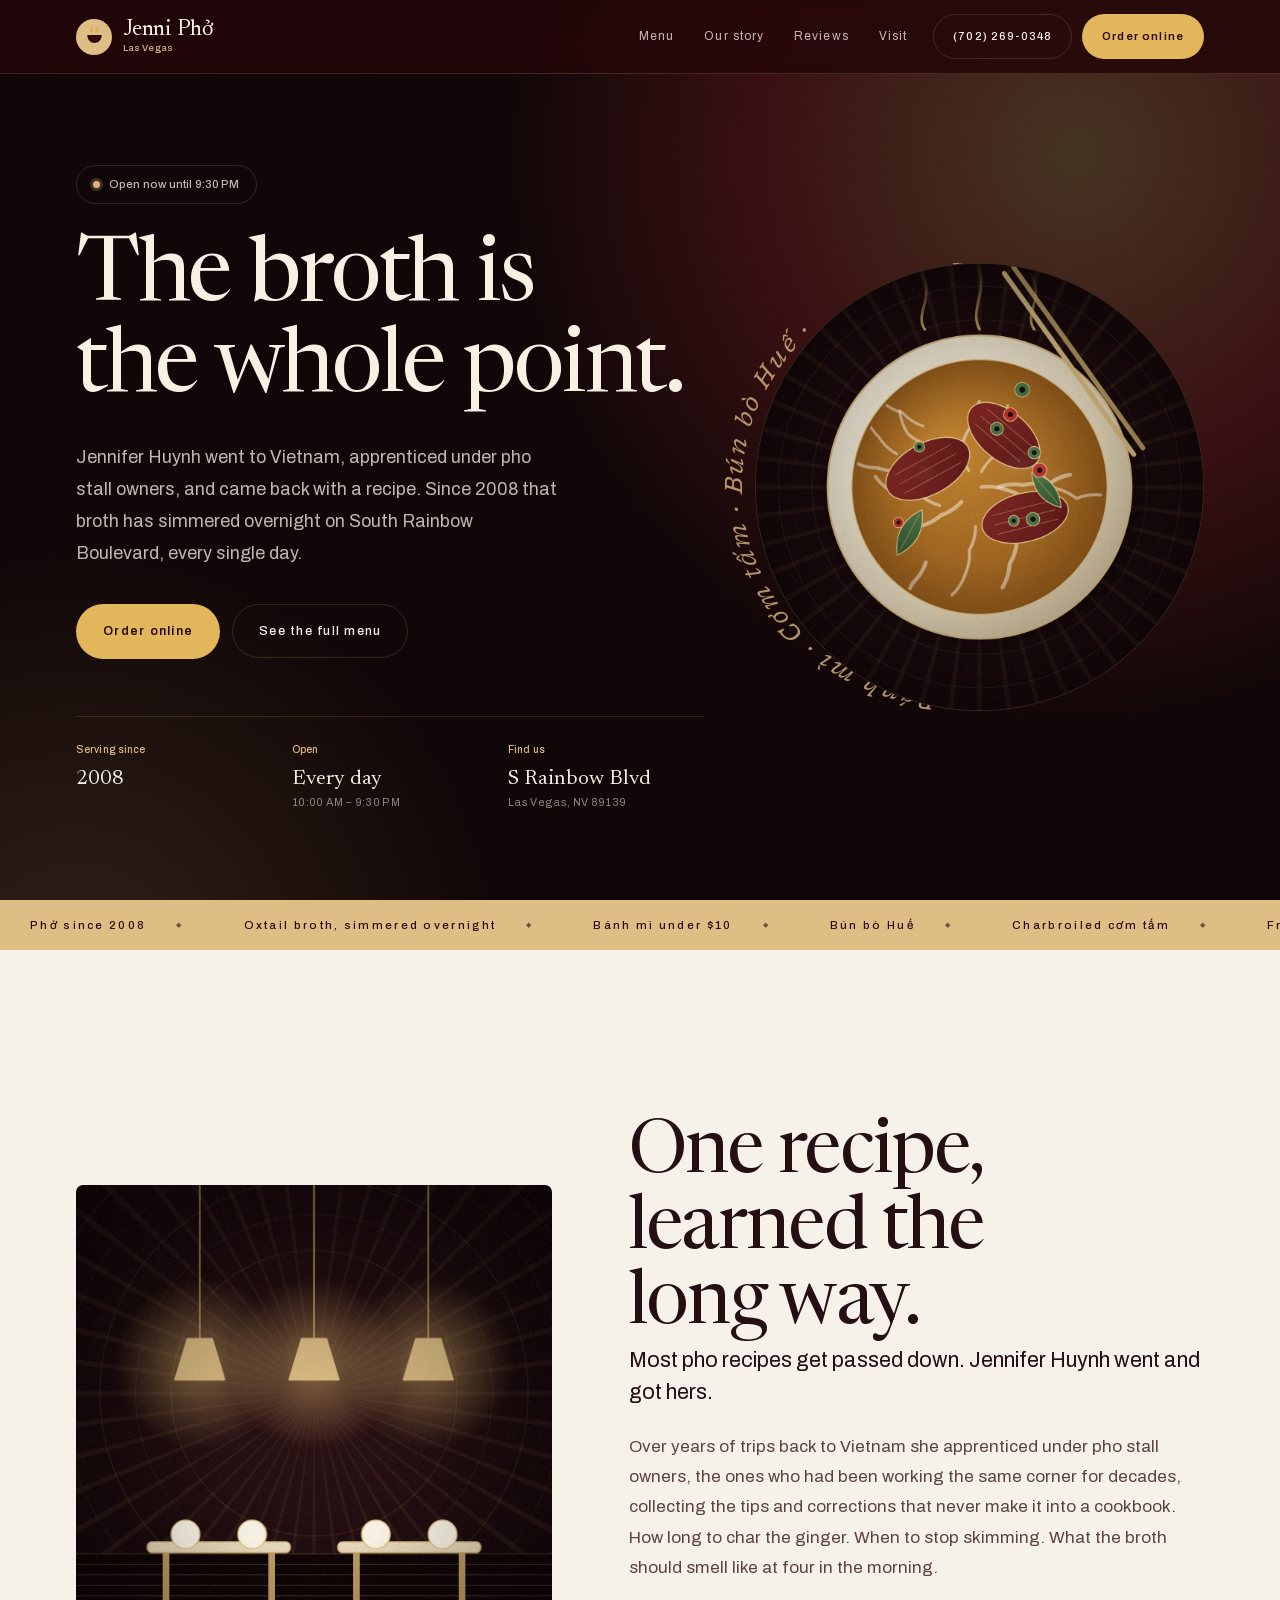
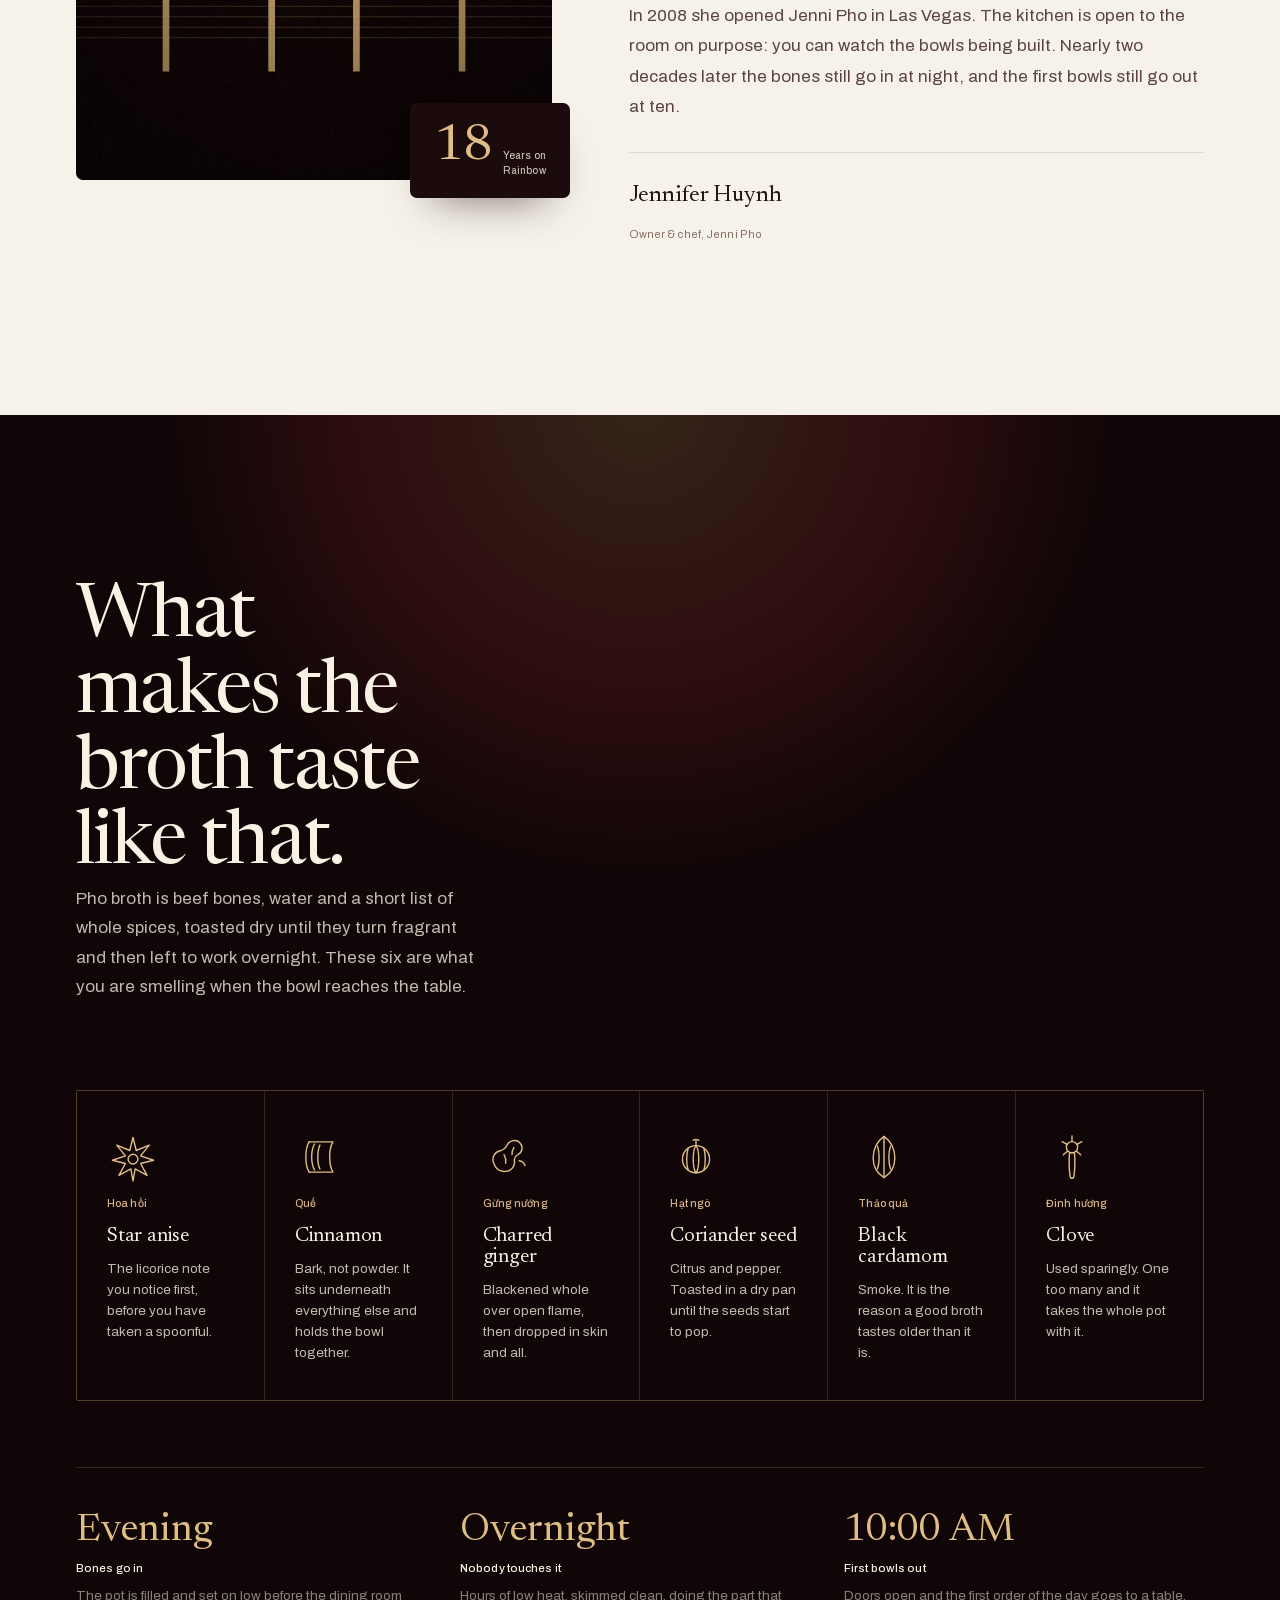
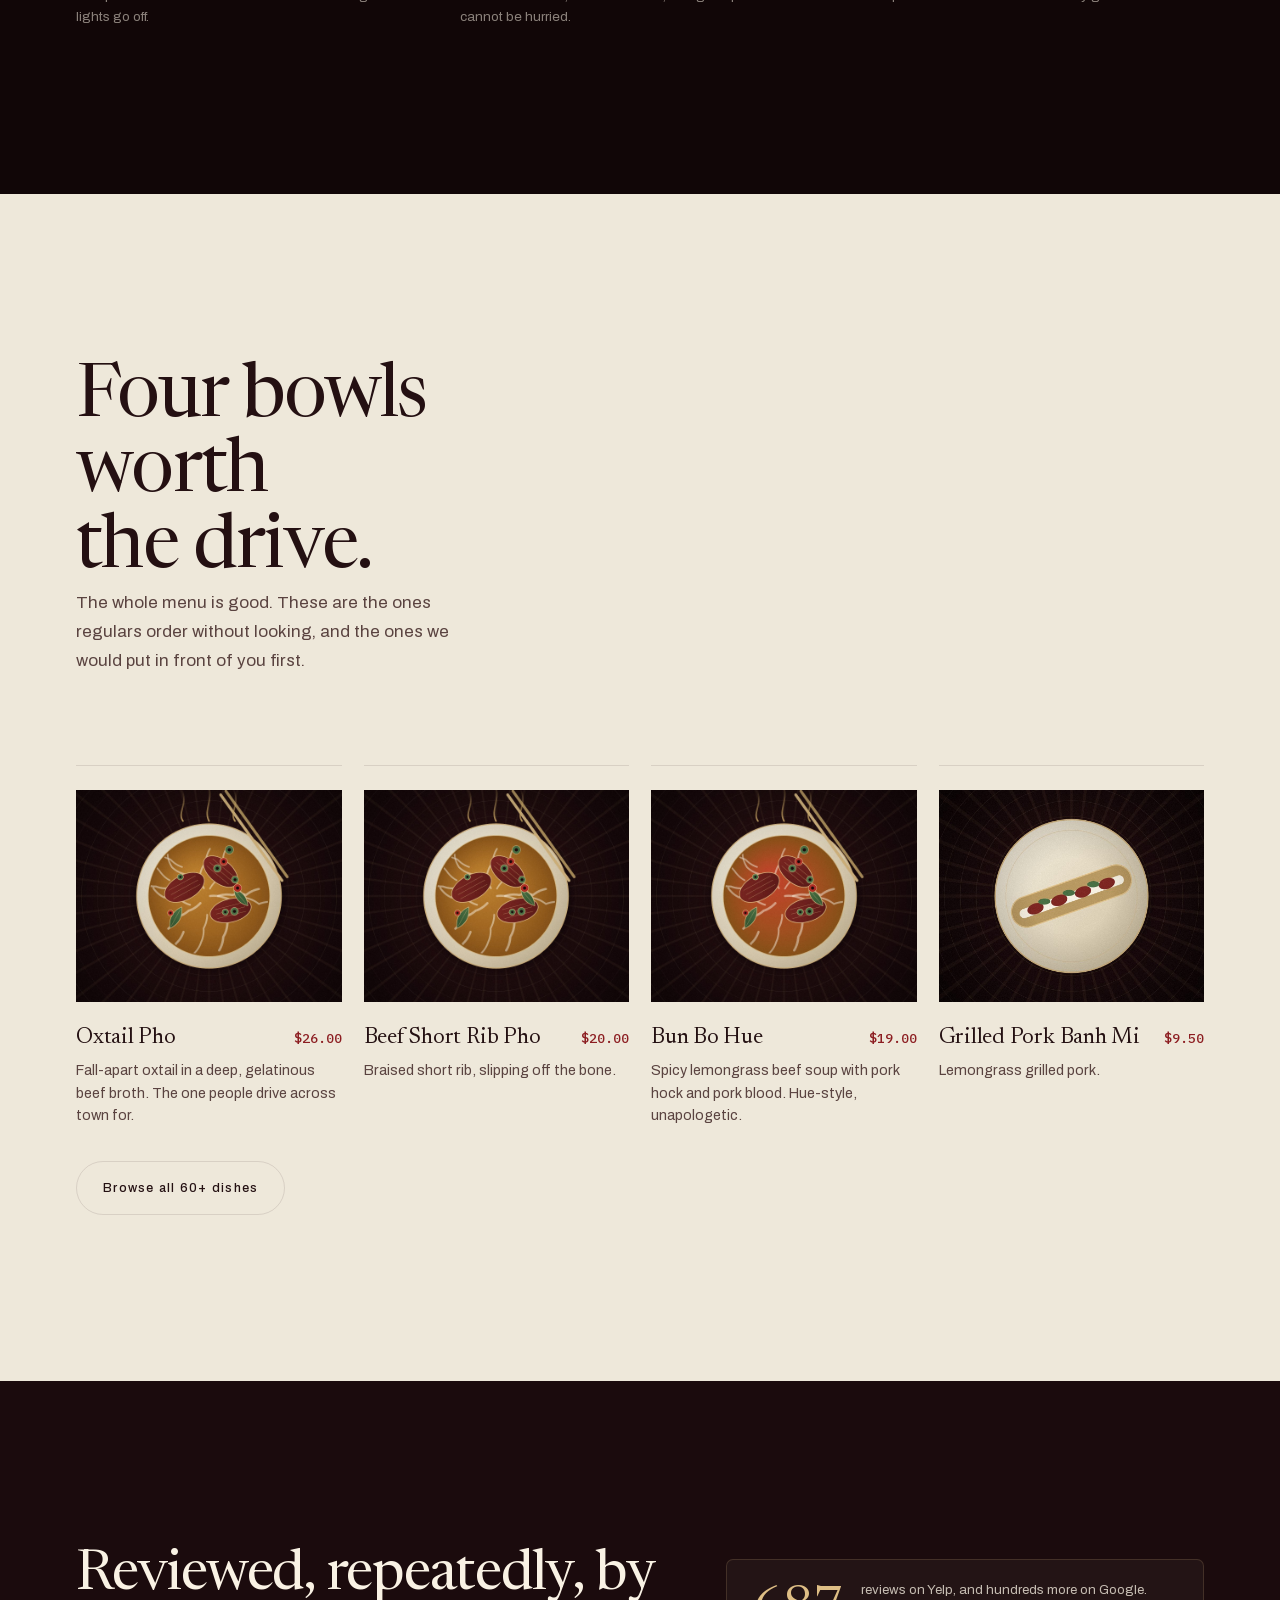
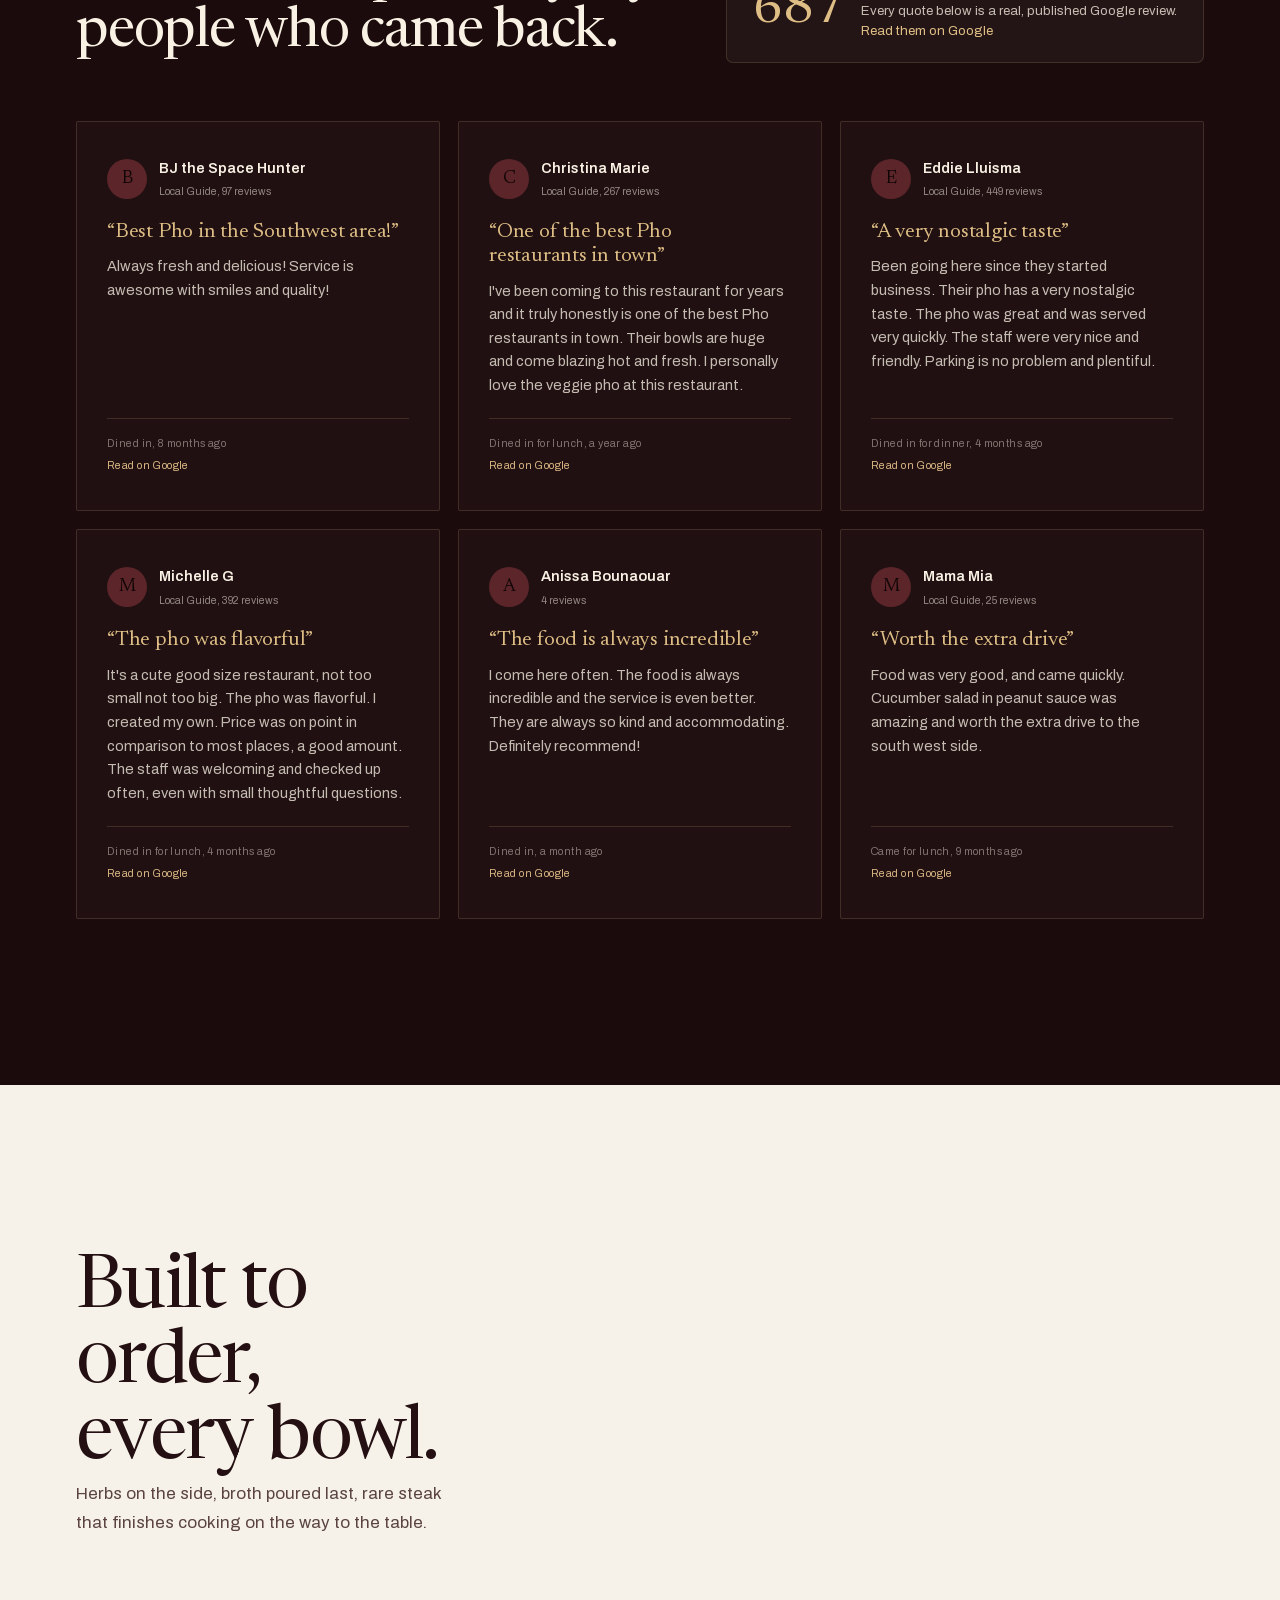
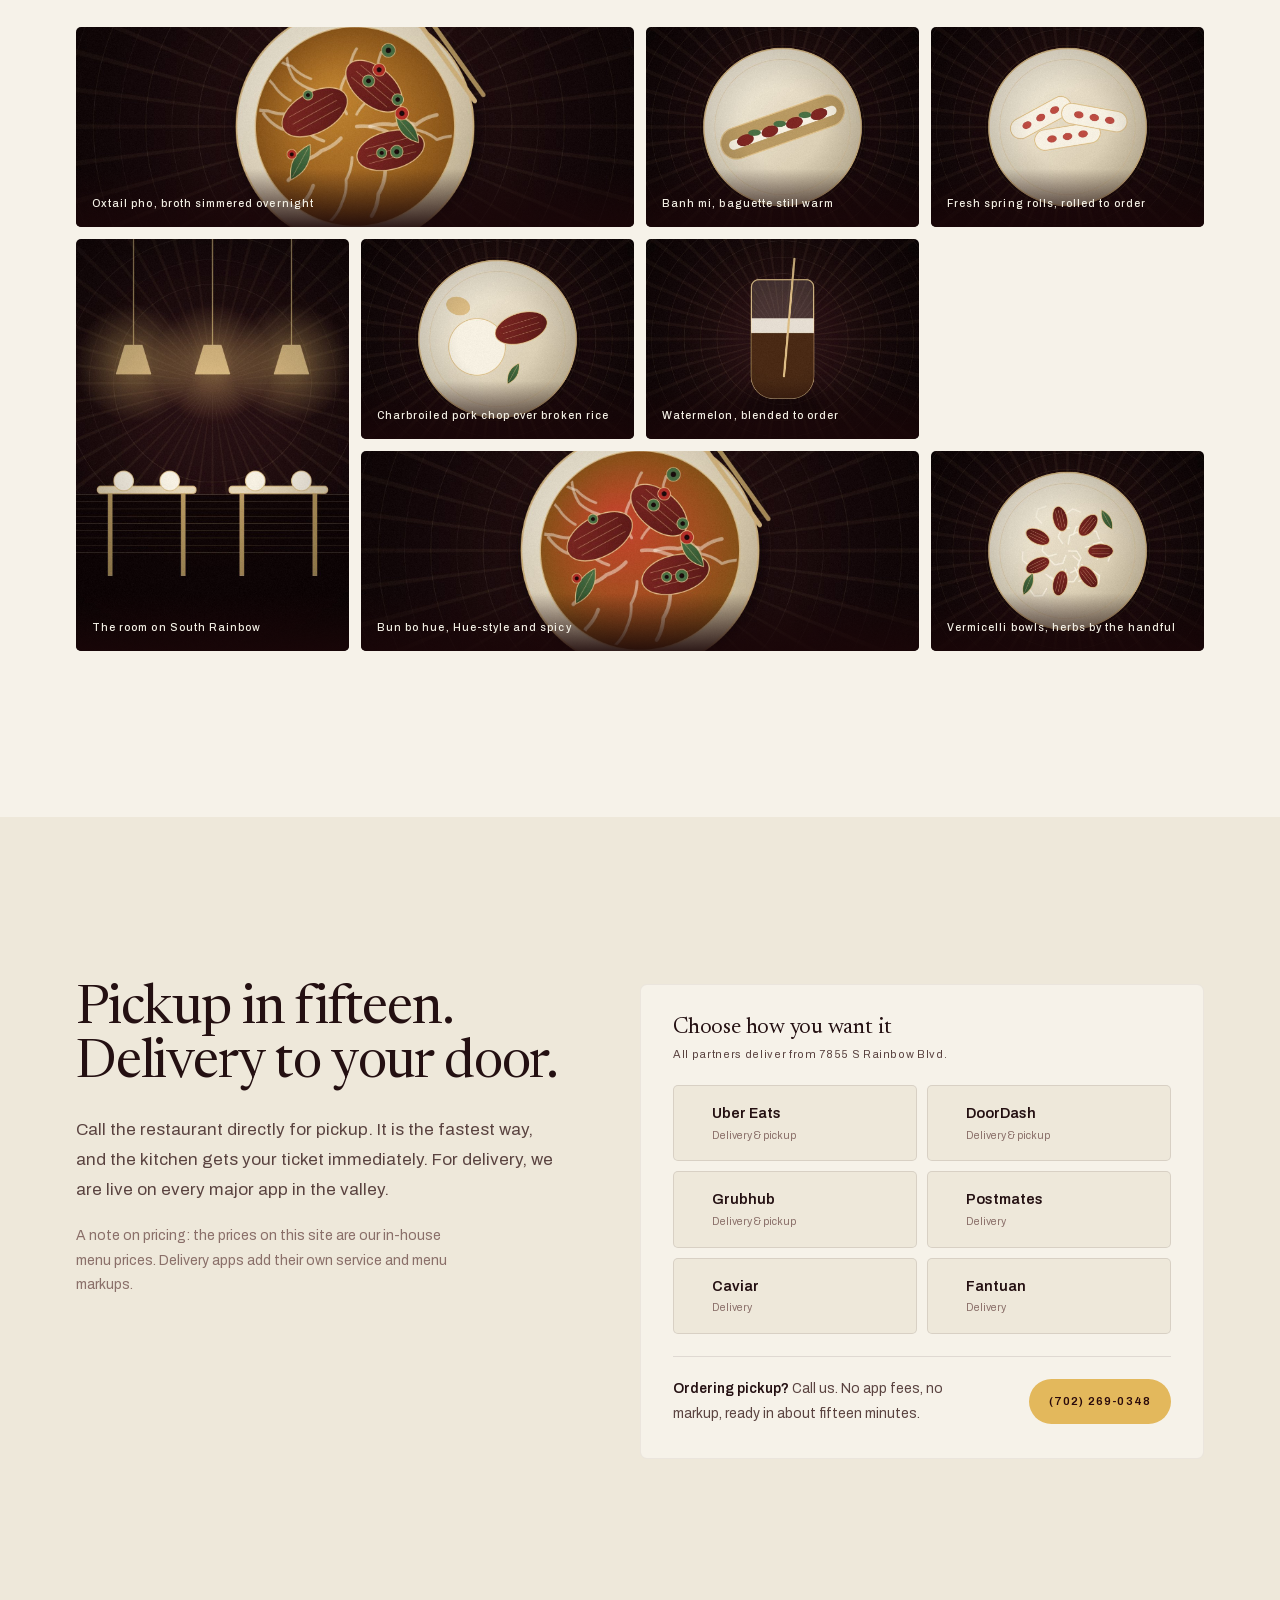
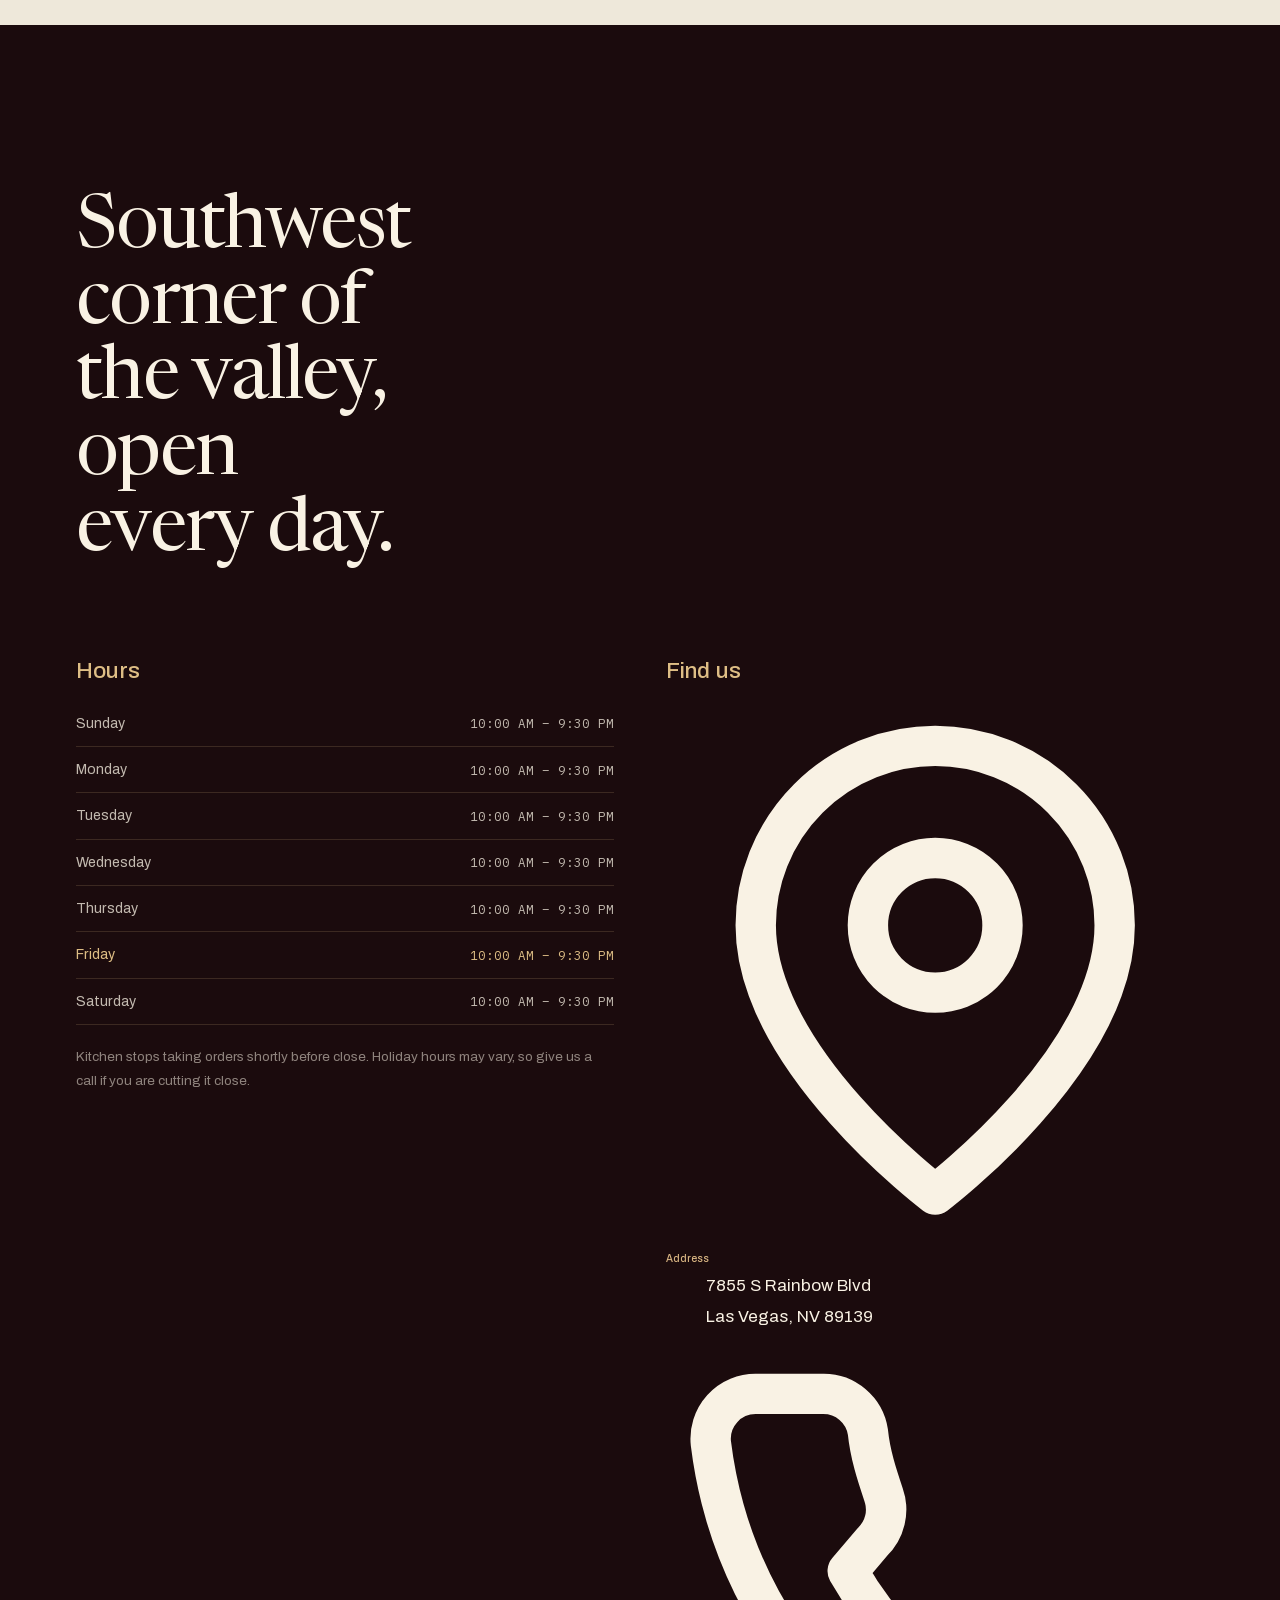
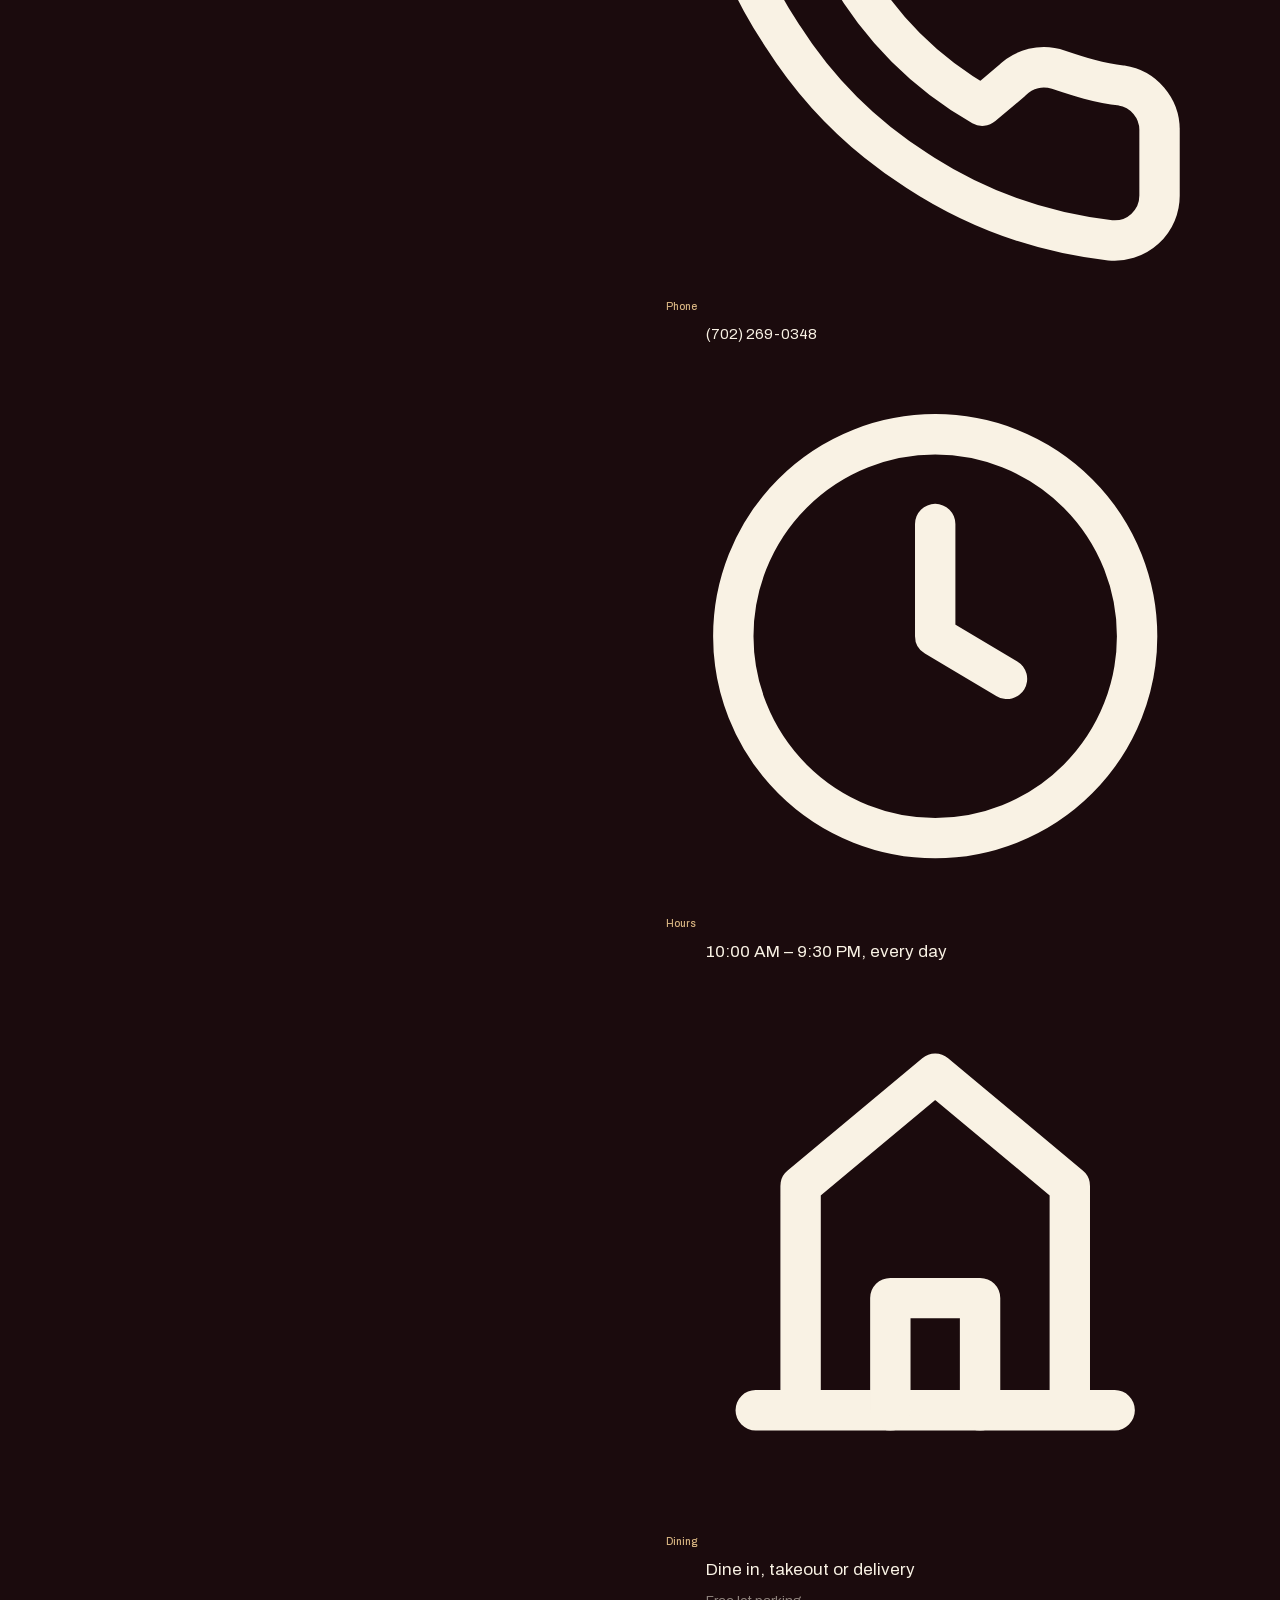
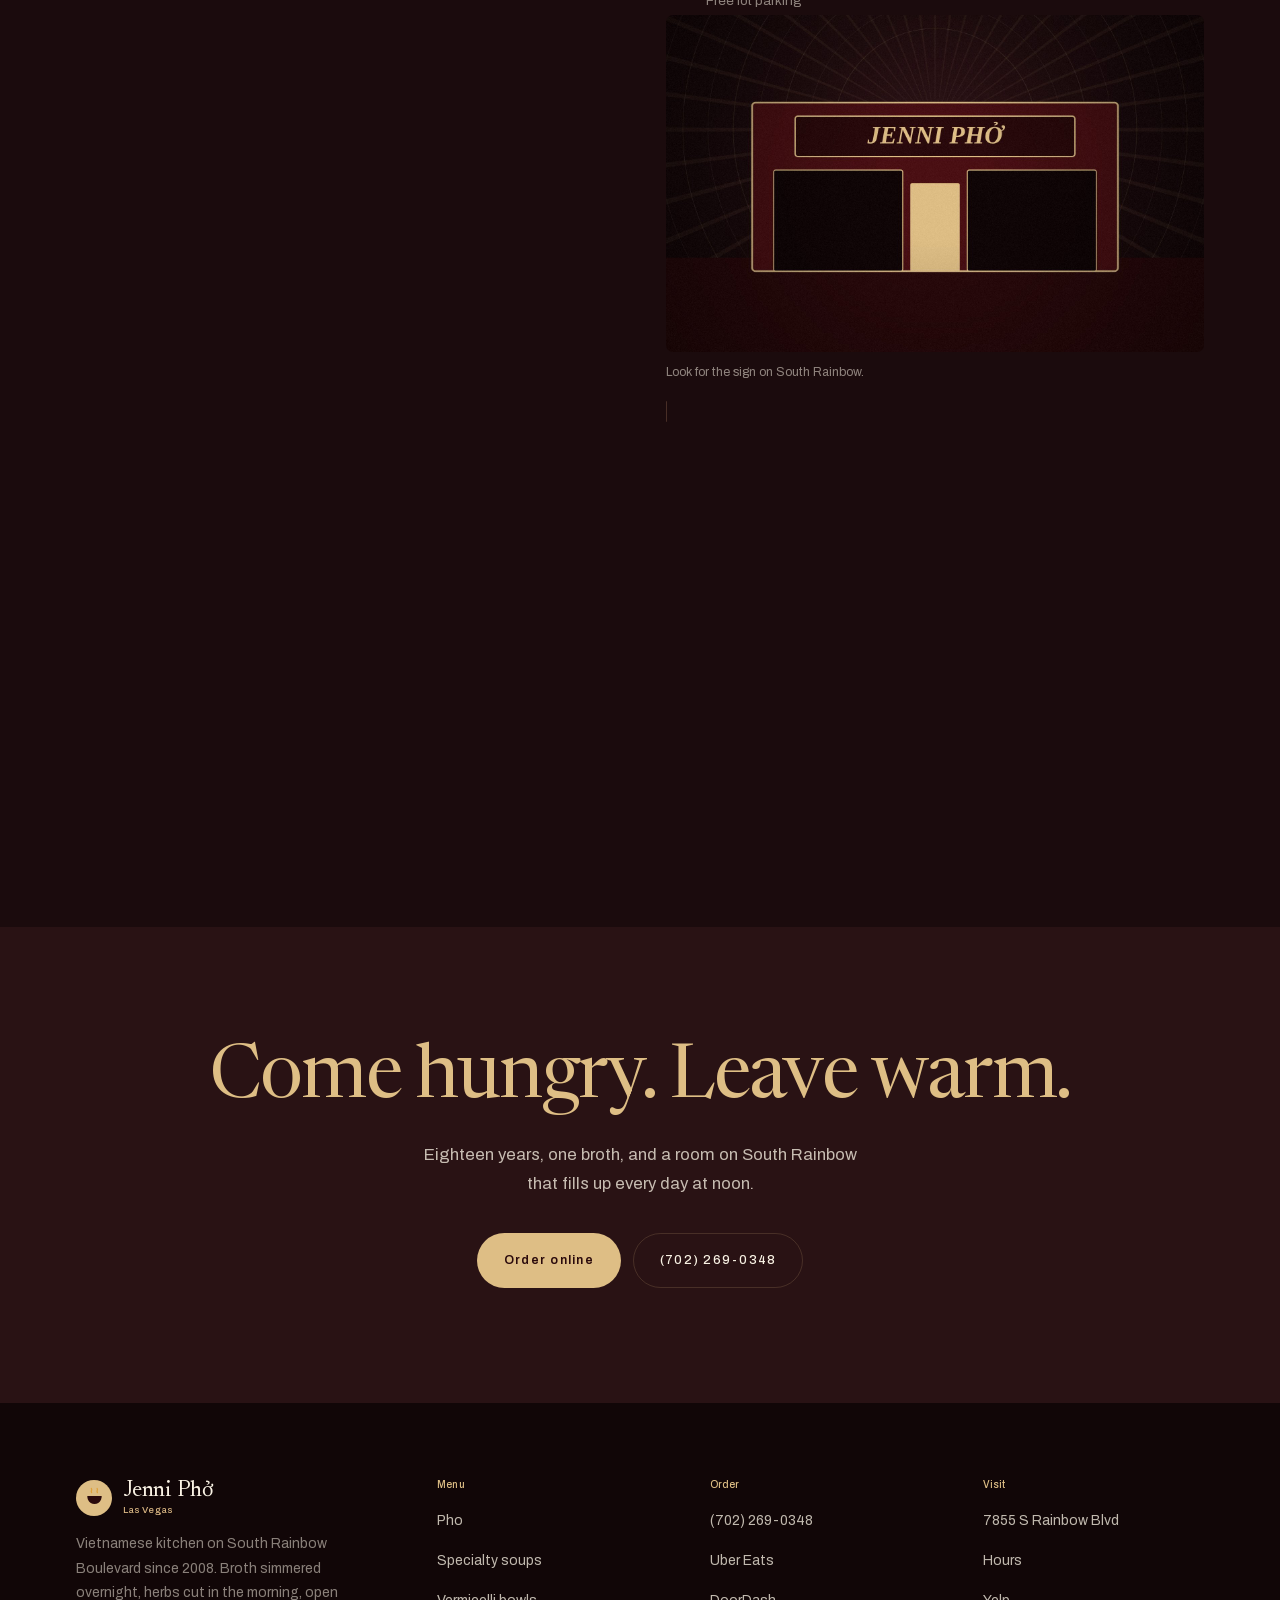
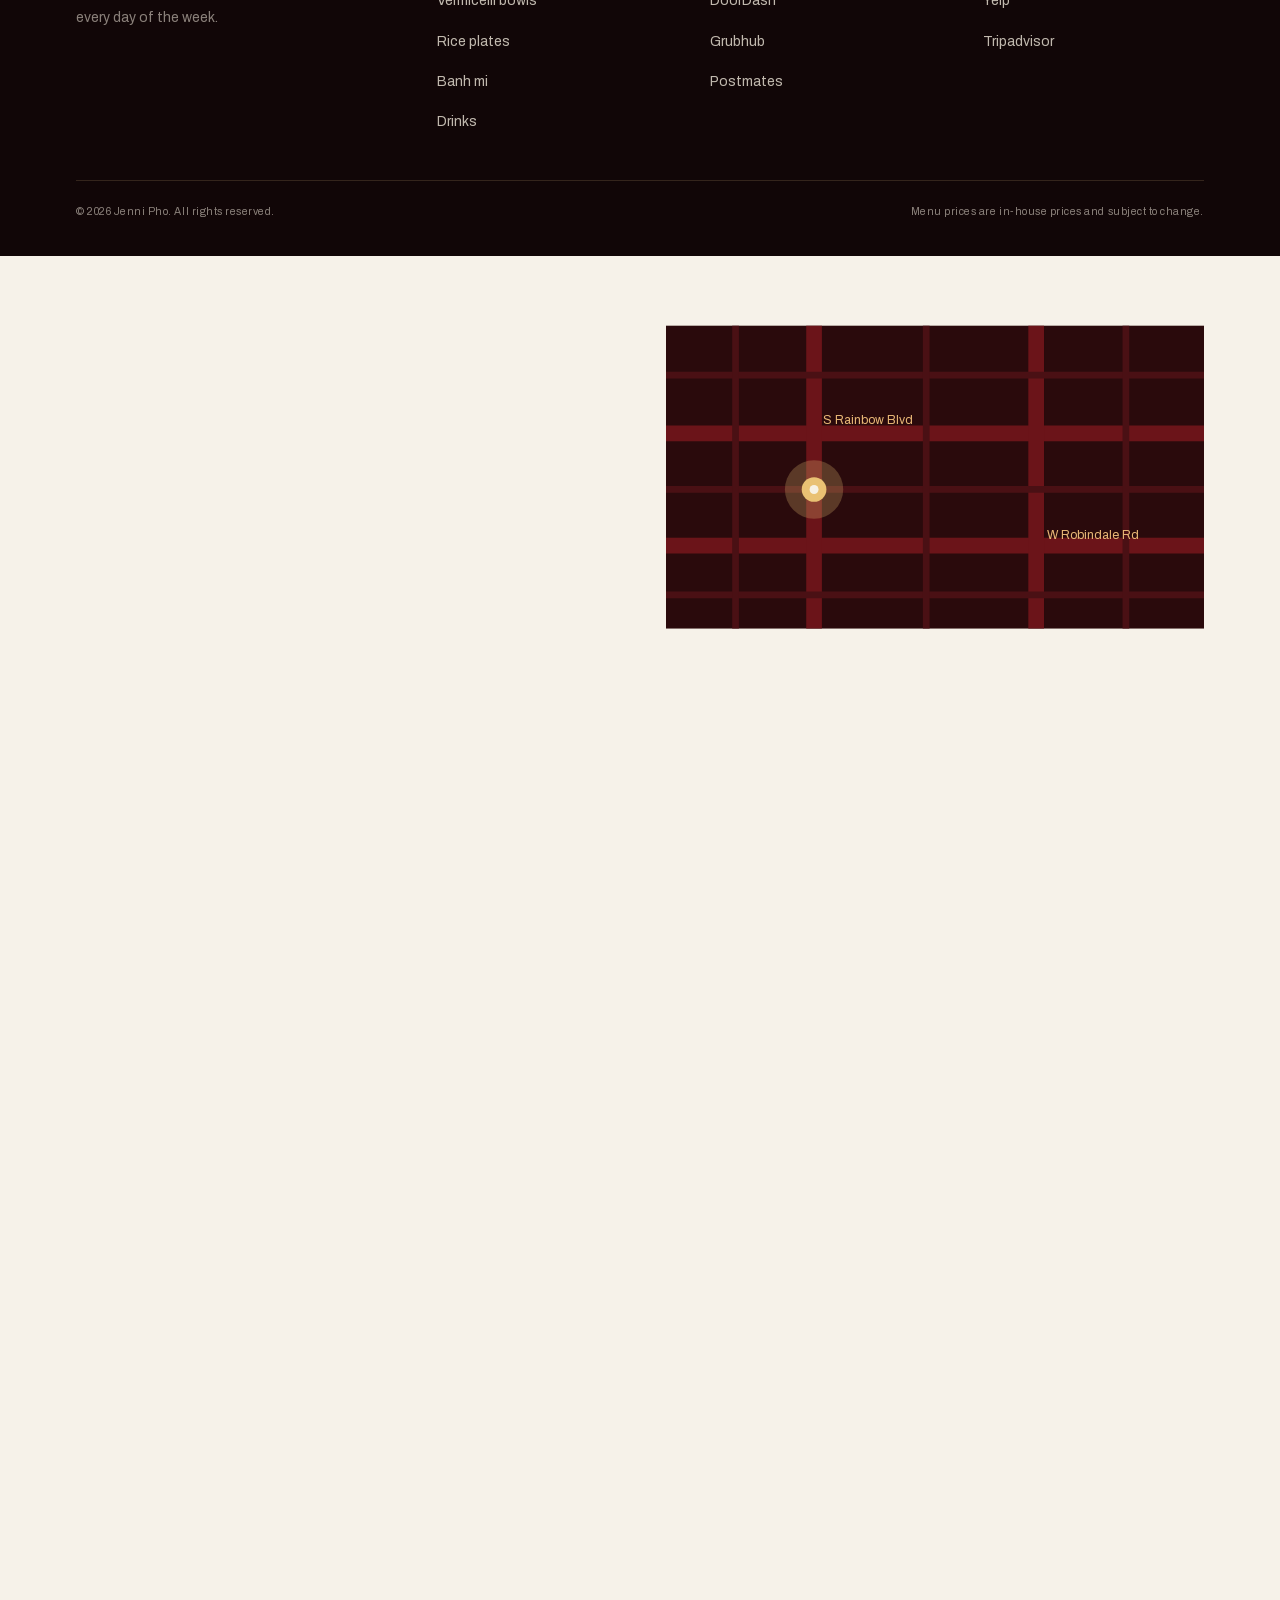
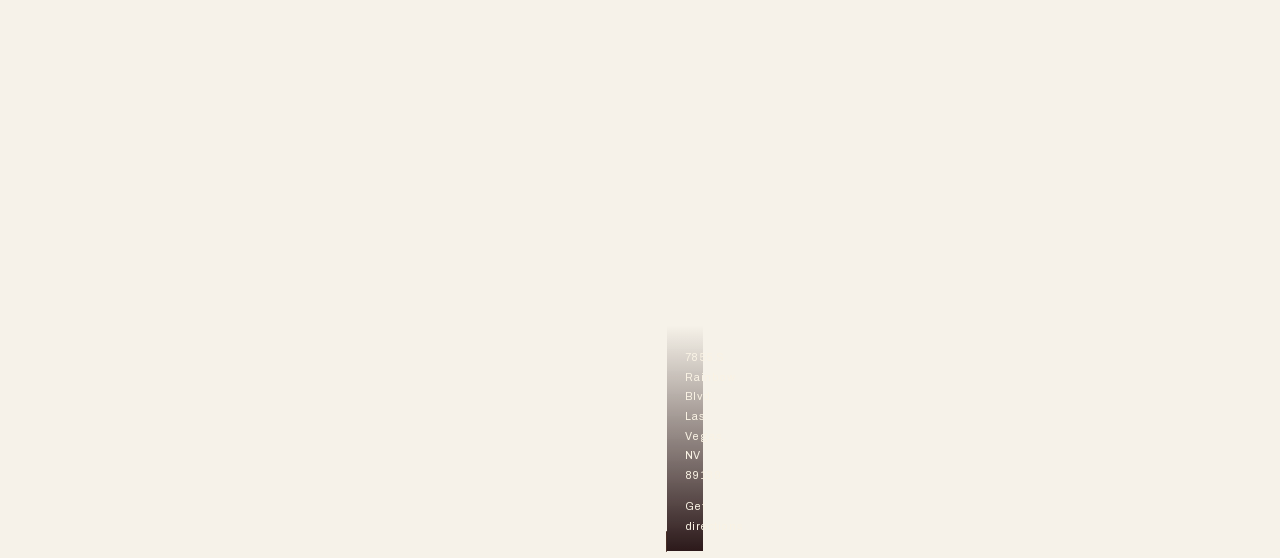
<file: index.html>
<!doctype html>
<html lang="en">
<head>
<meta charset="utf-8">
<meta name="viewport" content="width=device-width, initial-scale=1, viewport-fit=cover">

<title>Jenni Pho: Vietnamese Kitchen in Las Vegas | Pho &amp; Banh Mi</title>
<meta name="description" content="Family-owned Vietnamese kitchen on S Rainbow Blvd since 2008. Oxtail pho simmered overnight, banh mi under $10, free parking. Open daily 10am–9:30pm.">
<meta name="theme-color" content="#3D0D11">
<link rel="canonical" href="https://jennipho.com/">

<meta property="og:type" content="restaurant">
<meta property="og:site_name" content="Jenni Pho">
<meta property="og:title" content="Jenni Pho: Vietnamese Kitchen in Las Vegas">
<meta property="og:description" content="Oxtail pho with broth simmered overnight. Banh mi under $10. Open daily on South Rainbow Blvd since 2008.">
<meta property="og:url" content="https://jennipho.com/">
<meta property="og:image" content="https://jennipho.com/assets/img/pho-bowl.svg">
<meta name="twitter:card" content="summary_large_image">

<link rel="icon" href="data:image/svg+xml,%3Csvg xmlns='http://www.w3.org/2000/svg' viewBox='0 0 32 32'%3E%3Ccircle cx='16' cy='16' r='16' fill='%23C0402A'/%3E%3Cpath d='M7 14h18c0 6.6-4 10.5-9 10.5S7 20.6 7 14Z' fill='%23FAF6EE'/%3E%3Cpath d='M13 9c-1.6-1.9 1.3-3 -.3-5M19 9c-1.6-1.9 1.3-3 -.3-5' stroke='%23DFA13B' stroke-width='1.6' fill='none' stroke-linecap='round'/%3E%3C/svg%3E">

<link rel="stylesheet" href="assets/fonts/fonts.css">
<link rel="stylesheet" href="assets/css/site.css">
</head>

<body>
<div class="grain" aria-hidden="true"></div>
<a class="skip-link" href="#main">Skip to content</a>

<header class="header hero-scope">
  <div class="header__inner">
    <a class="brand" href="/" aria-label="Jenni Pho, home">
      <span class="brand__mark" aria-hidden="true">
        <svg viewBox="0 0 32 32" fill="none">
          <path d="M6 14h20c0 7-4.5 11-10 11S6 21 6 14Z" fill="#FAF6EE"/>
          <path d="M12 9c-1.8-2.1 1.5-3.4-.4-5.6M20 9c-1.8-2.1 1.5-3.4-.4-5.6"
                stroke="#DFA13B" stroke-width="1.8" stroke-linecap="round"/>
        </svg>
      </span>
      <span class="brand__text">
        <span class="brand__name">Jenni Phở</span>
        <span class="brand__sub">Las Vegas</span>
      </span>
    </a>

    <nav class="nav" aria-label="Primary">
      <a href="menu.html">Menu</a>
      <a href="#story">Our story</a>
      <a href="#reviews">Reviews</a>
      <a href="#visit">Visit</a>
    </nav>

    <div class="header__cta">
      <a class="btn btn--ghost btn--sm" data-biz="phone" href="tel:+17022690348">(702) 269-0348</a>
      <a class="btn btn--primary btn--sm" href="#order">Order online</a>
      <button class="nav-toggle" type="button" aria-label="Menu" aria-expanded="false"><span></span></button>
    </div>
  </div>
</header>

<main id="main">

  <!-- ============ HERO ============ -->
  <section class="hero">
    <div class="hero__glow" aria-hidden="true"></div>
    <div class="hero__glow hero__glow--2" aria-hidden="true"></div>
    <div class="hero__grain" aria-hidden="true"></div>

    <div class="hero__inner">
      <div class="hero__copy">
        <p class="hero__status" data-status>
          <span class="dot" aria-hidden="true"></span>
          <span data-status-text>Checking hours…</span>
        </p>

        <h1>The broth is<br>the whole point.</h1>

        <p class="hero__lede">
          Jennifer Huynh went to Vietnam, apprenticed under pho stall owners, and came
          back with a recipe. Since 2008 that broth has simmered overnight on South
          Rainbow Boulevard, every single day.
        </p>

        <div class="hero__actions">
          <a class="btn btn--primary" href="#order">Order online</a>
          <a class="btn btn--ghost" href="menu.html">See the full menu</a>
        </div>

        <dl class="hero__facts">
          <div class="hero__fact">
            <dt>Serving since</dt>
            <dd>2008</dd>
          </div>
          <div class="hero__fact">
            <dt>Open</dt>
            <dd>Every day<small>10:00 AM – 9:30 PM</small></dd>
          </div>
          <div class="hero__fact">
            <dt>Find us</dt>
            <dd>S Rainbow Blvd<small>Las Vegas, NV 89139</small></dd>
          </div>
        </dl>
      </div>

      <div class="hero__art">
        <svg class="hero__ring" viewBox="0 0 100 100" aria-hidden="true">
          <defs><path id="ring" d="M50 4a46 46 0 1 1 0 92 46 46 0 1 1 0-92"/></defs>
          <text><textPath href="#ring" startOffset="0%">
            Phở · Bánh mì · Cơm tấm · Bún bò Huế · Phở · Bánh mì · Cơm tấm · Bún bò Huế ·
          </textPath></text>
        </svg>

        <div class="hero__art-frame">
          <img src="assets/img/hero.jpg" data-slot="hero"
               alt="A bowl of Jenni Pho oxtail pho" fetchpriority="high" decoding="async">
          <canvas class="steam-canvas" data-steam aria-hidden="true"></canvas>
          <svg class="steam" viewBox="0 0 100 60" aria-hidden="true">
            <path d="M26 54c-9-11 7-17-2-28"/>
            <path d="M50 50c-10-12 8-19-2-31"/>
            <path d="M74 54c-9-11 7-17-2-28"/>
          </svg>
        </div>
      </div>
    </div>
  </section>

  <!-- ============ MARQUEE ============ -->
  <div class="marquee" aria-hidden="true">
    <div class="marquee__track" data-marquee></div>
  </div>

  <!-- ============ STORY ============ -->
  <section class="section" id="story">
    <div class="shell">
      <div class="story__grid">
        <div class="story__media">
          <div class="media">
            <img src="assets/img/dining-room.jpg" data-slot="dining-room"
                 alt="The Jenni Pho dining room" loading="lazy" decoding="async">
          </div>
          <div class="story__badge" aria-hidden="true">
            <strong data-years>18</strong><span>Years on<br>Rainbow</span>
          </div>
        </div>

        <div class="story__body">
          <h2>One recipe, learned the long way.</h2>
          <p class="lead">
            Most pho recipes get passed down. Jennifer Huynh went and got hers.
          </p>
          <p>
            Over years of trips back to Vietnam she apprenticed under pho stall
            owners, the ones who had been working the same corner for decades,
            collecting the tips and corrections that never make it into a cookbook.
            How long to char the ginger. When to stop skimming. What the broth should
            smell like at four in the morning.
          </p>
          <p>
            In 2008 she opened Jenni Pho in Las Vegas. The kitchen is open to the room
            on purpose: you can watch the bowls being built. Nearly two decades later
            the bones still go in at night, and the first bowls still go out at ten.
          </p>
          <div class="story__sign">
            <b>Jennifer Huynh</b>
            <span>Owner &amp; chef, Jenni Pho</span>
          </div>
        </div>
      </div>
    </div>
  </section>


  <!-- ============ AROMATICS ============ -->
  <section class="section aromatics" id="broth">
    <div class="shell">
      <div class="section-head">
        <h2>What makes the broth taste like that.</h2>
        <p>
          Pho broth is beef bones, water and a short list of whole spices,
          toasted dry until they turn fragrant and then left to work overnight.
          These six are what you are smelling when the bowl reaches the table.
        </p>
      </div>

      <div class="spice-row">

        <article class="spice">
          <svg class="spice__art" viewBox="0 0 48 48" aria-hidden="true">
            <path d="M24 6 27 18 39 13 31 23 43 27 31 30 37 41 26 35 24 46 22 35 11 41 17 30 5 27 17 23 9 13 21 18Z"/>
            <circle cx="24" cy="26" r="4.5"/>
          </svg>
          <span class="spice__vi">Hoa h&#7891;i</span>
          <h3 class="spice__name">Star anise</h3>
          <p class="spice__note">The licorice note you notice first, before you have taken a spoonful.</p>
        </article>

        <article class="spice">
          <svg class="spice__art" viewBox="0 0 48 48" aria-hidden="true">
            <path d="M13 10c0 0-3 5-3 14s3 14 3 14"/>
            <path d="M13 10h22c0 0-3 5-3 14s3 14 3 14H13"/>
            <path d="M18 12c0 0-2.6 4.6-2.6 12S18 36 18 36"/>
            <path d="M23 13c0 0-2 4.2-2 11s2 11 2 11"/>
          </svg>
          <span class="spice__vi">Qu&#7871;</span>
          <h3 class="spice__name">Cinnamon</h3>
          <p class="spice__note">Bark, not powder. It sits underneath everything else and holds the bowl together.</p>
        </article>

        <article class="spice">
          <svg class="spice__art" viewBox="0 0 48 48" aria-hidden="true">
            <path d="M9.8 29.6c-2-5 .8-10.2 6-11.4 3-.7 5-2.3 6.4-5.1 2.3-4.6 8.4-5.8 11.8-2.3 3.3 3.4 2.4 8.6-1.6 10.9-2.6 1.5-3.8 3.4-3.4 6.2.7 4.9-3 9-8.2 9.4-5.5.4-9.2-2.2-11-7.7Z"/>
            <path d="M19.4 21.8c1.5 2.6 2 5.2 1.5 7.9"/>
            <path d="M28.6 15.2c-1.4 2.2-2 4.3-1.8 6.5"/>
            <path d="M33.4 27.4c2.6.4 4.4 1.9 5.4 4.4"/>
          </svg>
          <span class="spice__vi">G&#7915;ng n&#432;&#7899;ng</span>
          <h3 class="spice__name">Charred ginger</h3>
          <p class="spice__note">Blackened whole over open flame, then dropped in skin and all.</p>
        </article>

        <article class="spice">
          <svg class="spice__art" viewBox="0 0 48 48" aria-hidden="true">
            <circle cx="24" cy="26" r="12.5"/>
            <path d="M24 13.5c-3.4 4-3.4 21 0 25"/>
            <path d="M24 13.5c3.4 4 3.4 21 0 25"/>
            <path d="M17 15.6c-2 5-2 15.8 0 20.8"/>
            <path d="M31 15.6c2 5 2 15.8 0 20.8"/>
            <path d="M24 13.5V8"/>
            <path d="M21.4 8.6c1.8-1.2 3.4-1.2 5.2 0"/>
          </svg>
          <span class="spice__vi">H&#7841;t ng&#242;</span>
          <h3 class="spice__name">Coriander seed</h3>
          <p class="spice__note">Citrus and pepper. Toasted in a dry pan until the seeds start to pop.</p>
        </article>

        <article class="spice">
          <svg class="spice__art" viewBox="0 0 48 48" aria-hidden="true">
            <path d="M24 5c7 5 10 12 10 20s-3 14-10 18c-7-4-10-10-10-18S17 10 24 5Z"/>
            <path d="M24 6v36"/>
            <path d="M18 14c2 6 2 15 0 21"/>
            <path d="M30 14c-2 6-2 15 0 21"/>
          </svg>
          <span class="spice__vi">Th&#7843;o qu&#7843;</span>
          <h3 class="spice__name">Black cardamom</h3>
          <p class="spice__note">Smoke. It is the reason a good broth tastes older than it is.</p>
        </article>

        <article class="spice">
          <svg class="spice__art" viewBox="0 0 48 48" aria-hidden="true">
            <path d="M21.8 20c-.8 8-.6 15.4.6 22.6.6 1.4 2.6 1.4 3.2 0 1.2-7.2 1.4-14.6.6-22.6Z"/>
            <circle cx="24" cy="15" r="5.2"/>
            <path d="M24 9.8V4.6"/>
            <path d="M19.4 12.4 15 9.8"/>
            <path d="M28.6 12.4 33 9.8"/>
            <path d="M19.8 18.6 16 22"/>
            <path d="M28.2 18.6 32 22"/>
          </svg>
          <span class="spice__vi">&#272;inh h&#432;&#417;ng</span>
          <h3 class="spice__name">Clove</h3>
          <p class="spice__note">Used sparingly. One too many and it takes the whole pot with it.</p>
        </article>

      </div>

      <div class="overnight">
        <div class="stage">
          <span class="stage__time">Evening</span>
          <span class="stage__what">Bones go in</span>
          <p class="stage__note">The pot is filled and set on low before the dining room lights go off.</p>
        </div>
        <div class="stage">
          <span class="stage__time">Overnight</span>
          <span class="stage__what">Nobody touches it</span>
          <p class="stage__note">Hours of low heat, skimmed clean, doing the part that cannot be hurried.</p>
        </div>
        <div class="stage">
          <span class="stage__time">10:00 AM</span>
          <span class="stage__what">First bowls out</span>
          <p class="stage__note">Doors open and the first order of the day goes to a table.</p>
        </div>
      </div>
    </div>
  </section>

  <!-- ============ SIGNATURES ============ -->
  <section class="section section--paper2" id="signatures">
    <div class="shell">
      <div class="section-head">
        <h2>Four bowls worth the drive.</h2>
        <p>
          The whole menu is good. These are the ones regulars order without
          looking, and the ones we would put in front of you first.
        </p>
      </div>

      <div class="sig-grid" data-signatures></div>

      <p style="margin-top:34px">
        <a class="btn btn--ghost" href="menu.html">Browse all 60+ dishes</a>
      </p>
    </div>
  </section>

  <!-- ============ REVIEWS ============ -->
  <section class="section section--dark" id="reviews">
    <div class="shell">
      <div class="reviews__top">
        <div class="section-head" style="margin-bottom:0">
          <h2>Reviewed, repeatedly, by people who came back.</h2>
        </div>
        <div class="score">
          <div class="score__num">687</div>
          <div class="score__meta">
            reviews on Yelp, and hundreds more on Google.<br>
            Every quote below is a real, published Google review.<br>
            <a href="https://www.google.com/maps/search/?api=1&amp;query=Jenni+Pho+7855+S+Rainbow+Blvd+Las+Vegas+NV+89139"
               target="_blank" rel="noopener noreferrer"
               style="color:var(--gold)">Read them on Google</a>
          </div>
        </div>
      </div>

      <div class="review-grid" data-reviews></div>
    </div>
  </section>

  <!-- ============ GALLERY ============ -->
  <section class="section" id="gallery">
    <div class="shell">
      <div class="section-head">
        <h2>Built to order, every bowl.</h2>
        <p>
          Herbs on the side, broth poured last, rare steak that finishes cooking
          on the way to the table.
        </p>
      </div>
      <div class="gallery" data-gallery></div>
    </div>
  </section>

  <!-- ============ ORDER ============ -->
  <section class="section section--paper2" id="order">
    <div class="shell">
      <div class="order-grid">
        <div>
          <h2 style="font-size:clamp(2.1rem,4.6vw,3.35rem);margin-bottom:22px">
            Pickup in fifteen. Delivery to your door.
          </h2>
          <p style="color:var(--text-2);max-width:48ch">
            Call the restaurant directly for pickup. It is the fastest way, and the
            kitchen gets your ticket immediately. For delivery, we are live on every
            major app in the valley.
          </p>
          <p style="color:var(--text-3);font-size:14px;max-width:48ch;margin-top:18px">
            A note on pricing: the prices on this site are our in-house menu prices.
            Delivery apps add their own service and menu markups.
          </p>
        </div>

        <div class="order-panel">
          <h3>Choose how you want it</h3>
          <p>All partners deliver from 7855 S Rainbow Blvd.</p>
          <div class="partners" data-partners></div>

          <div class="order-direct">
            <p><strong style="color:var(--text)">Ordering pickup?</strong>
               Call us. No app fees, no markup, ready in about fifteen minutes.</p>
            <a class="btn btn--primary btn--sm" data-biz="phone" href="tel:+17022690348">(702) 269-0348</a>
          </div>
        </div>
      </div>
    </div>
  </section>

  <!-- ============ VISIT ============ -->
  <section class="section section--dark" id="visit">
    <div class="shell">
      <div class="section-head">
        <h2>Southwest corner of the valley, open every day.</h2>
      </div>

      <div class="visit-grid">
        <div>
          <h3 style="font-size:1.4rem;margin-bottom:18px">Hours</h3>
          <table class="hours-table">
            <caption class="sr-only">Opening hours by day</caption>
            <tbody data-hours></tbody>
          </table>
          <p style="margin-top:20px;font-size:13.5px;color:var(--on-jade-3)">
            Kitchen stops taking orders shortly before close. Holiday hours may vary, so
            give us a call if you are cutting it close.
          </p>
        </div>

        <div>
          <h3 style="font-size:1.4rem;margin-bottom:18px">Find us</h3>
          <ul class="contact-list">
            <li>
              <svg viewBox="0 0 24 24" fill="none" stroke="currentColor" stroke-width="1.8"
                   stroke-linecap="round" stroke-linejoin="round" aria-hidden="true">
                <path d="M20 10c0 6-8 12-8 12s-8-6-8-12a8 8 0 0 1 16 0Z"/><circle cx="12" cy="10" r="3"/>
              </svg>
              <div><dt>Address</dt>
                <dd><span data-biz="street">7855 S Rainbow Blvd</span><br>Las Vegas, NV 89139</dd></div>
            </li>
            <li>
              <svg viewBox="0 0 24 24" fill="none" stroke="currentColor" stroke-width="1.8"
                   stroke-linecap="round" stroke-linejoin="round" aria-hidden="true">
                <path d="M22 16.9v3a2 2 0 0 1-2.2 2 19.8 19.8 0 0 1-8.6-3.1 19.5 19.5 0 0 1-6-6A19.8 19.8 0 0 1 2 4.2 2 2 0 0 1 4 2h3a2 2 0 0 1 2 1.7c.1 1 .4 1.9.7 2.8a2 2 0 0 1-.5 2.1L8.1 9.9a16 16 0 0 0 6 6l1.3-1.1a2 2 0 0 1 2.1-.5c.9.3 1.8.6 2.8.7a2 2 0 0 1 1.7 2Z"/>
              </svg>
              <div><dt>Phone</dt>
                <dd><a data-biz="phone" href="tel:+17022690348">(702) 269-0348</a></dd></div>
            </li>
            <li>
              <svg viewBox="0 0 24 24" fill="none" stroke="currentColor" stroke-width="1.8"
                   stroke-linecap="round" stroke-linejoin="round" aria-hidden="true">
                <circle cx="12" cy="12" r="9"/><path d="M12 7v5l3.2 1.9"/>
              </svg>
              <div><dt>Hours</dt>
                <dd data-biz="hoursLabel">10:00 AM – 9:30 PM, every day</dd></div>
            </li>
            <li>
              <svg viewBox="0 0 24 24" fill="none" stroke="currentColor" stroke-width="1.8"
                   stroke-linecap="round" stroke-linejoin="round" aria-hidden="true">
                <path d="M4 19h16M6 19V9l6-5 6 5v10"/><path d="M10 19v-5h4v5"/>
              </svg>
              <div><dt>Dining</dt>
                <dd>Dine in, takeout or delivery<br>
                  <span style="font-size:13.5px;color:var(--on-jade-3)">Free lot parking</span></dd></div>
            </li>
          </ul>

          <div data-storefront></div>

          <a class="map-card"
             href="https://www.google.com/maps/dir/?api=1&amp;destination=Jenni+Pho+7855+S+Rainbow+Blvd+Las+Vegas+NV+89139"
             target="_blank" rel="noopener noreferrer" aria-label="Get directions to Jenni Pho">
            <svg viewBox="0 0 480 270" aria-hidden="true">
              <rect width="480" height="270" fill="#2A0A0C"/>
              <g stroke="#6B1419" stroke-width="14">
                <path d="M0 96h480"/><path d="M0 196h480"/><path d="M132 0v270"/><path d="M330 0v270"/>
              </g>
              <g stroke="#4A1014" stroke-width="6">
                <path d="M0 44h480"/><path d="M0 146h480"/><path d="M0 240h480"/>
                <path d="M62 0v270"/><path d="M232 0v270"/><path d="M410 0v270"/>
              </g>
              <text x="140" y="88" fill="#E8B776" font-family="Archivo,sans-serif" font-size="11">S Rainbow Blvd</text>
              <text x="340" y="190" fill="#E8B776" font-family="Archivo,sans-serif" font-size="11">W Robindale Rd</text>
              <circle cx="132" cy="146" r="26" fill="#E9C173" opacity=".26"/>
              <circle cx="132" cy="146" r="11" fill="#E9C173"/>
              <circle cx="132" cy="146" r="4" fill="#F7F1E3"/>
            </svg>
            <span class="map-card__label">
              <span>7855 S Rainbow Blvd, Las Vegas, NV 89139</span>
              <span>Get directions</span>
            </span>
          </a>
        </div>
      </div>
    </div>
  </section>

  <!-- ============ CTA ============ -->
  <section class="section cta-band">
    <div class="shell">
      <h2>Come hungry. Leave warm.</h2>
      <p>
        <span data-years-word>Eighteen</span> years, one broth, and a room on South Rainbow that fills up
        every day at noon.
      </p>
      <div class="btns">
        <a class="btn btn--primary" href="#order">Order online</a>
        <a class="btn btn--ghost" data-biz="phone" href="tel:+17022690348">Call (702) 269-0348</a>
      </div>
    </div>
  </section>
</main>

<footer class="footer">
  <div class="shell">
    <div class="footer__grid">
      <div class="footer__brand">
        <div class="brand">
          <span class="brand__mark" aria-hidden="true">
            <svg viewBox="0 0 32 32" fill="none">
              <path d="M6 14h20c0 7-4.5 11-10 11S6 21 6 14Z" fill="#FAF6EE"/>
              <path d="M12 9c-1.8-2.1 1.5-3.4-.4-5.6M20 9c-1.8-2.1 1.5-3.4-.4-5.6"
                    stroke="#DFA13B" stroke-width="1.8" stroke-linecap="round"/>
            </svg>
          </span>
          <span class="brand__text">
            <span class="brand__name">Jenni Phở</span>
            <span class="brand__sub">Las Vegas</span>
          </span>
        </div>
        <p>
          Vietnamese kitchen on South Rainbow Boulevard since 2008. Broth simmered
          overnight, herbs cut in the morning, open every day of the week.
        </p>
      </div>

      <div>
        <h4>Menu</h4>
        <ul>
          <li><a href="menu.html#cat-pho">Pho</a></li>
          <li><a href="menu.html#cat-soups">Specialty soups</a></li>
          <li><a href="menu.html#cat-vermicelli">Vermicelli bowls</a></li>
          <li><a href="menu.html#cat-rice">Rice plates</a></li>
          <li><a href="menu.html#cat-banhmi">Banh mi</a></li>
          <li><a href="menu.html#cat-drinks">Drinks</a></li>
        </ul>
      </div>

      <div>
        <h4>Order</h4>
        <ul>
          <li><a data-biz="phone" href="tel:+17022690348">Call for pickup</a></li>
          <li><a href="https://www.ubereats.com/store/jenni-pho/cLVe99YFQyiZ_S1NcGjbRg" target="_blank" rel="noopener noreferrer">Uber Eats</a></li>
          <li><a href="https://www.doordash.com/store/jenni-pho-las-vegas-71439/" target="_blank" rel="noopener noreferrer">DoorDash</a></li>
          <li><a href="https://www.grubhub.com/restaurant/jenni-pho-7855-s-rainbow-blvd-las-vegas/1659601" target="_blank" rel="noopener noreferrer">Grubhub</a></li>
          <li><a href="https://postmates.com/store/jenni-pho/cLVe99YFQyiZ_S1NcGjbRg" target="_blank" rel="noopener noreferrer">Postmates</a></li>
        </ul>
      </div>

      <div>
        <h4>Visit</h4>
        <ul>
          <li><a href="https://www.google.com/maps/search/?api=1&amp;query=Jenni+Pho+7855+S+Rainbow+Blvd+Las+Vegas+NV+89139" target="_blank" rel="noopener noreferrer">7855 S Rainbow Blvd</a></li>
          <li><a href="#visit">Hours</a></li>
          <li><a href="https://www.yelp.com/biz/jenni-pho-las-vegas-7" target="_blank" rel="noopener noreferrer">Yelp</a></li>
          <li><a href="https://www.tripadvisor.com/Restaurant_Review-g45963-d4948636-Reviews-Jenni_Pho-Las_Vegas_Nevada.html" target="_blank" rel="noopener noreferrer">Tripadvisor</a></li>
        </ul>
      </div>
    </div>

    <div class="footer__bottom">
      <span>&copy; <span data-year>2026</span> Jenni Pho. All rights reserved.</span>
      <span>Menu prices are in-house prices and subject to change.</span>
    </div>
  </div>
</footer>

<script type="application/ld+json">
{
  "@context": "https://schema.org",
  "@type": "Restaurant",
  "name": "Jenni Pho",
  "description": "Vietnamese restaurant in Las Vegas serving pho, banh mi, vermicelli bowls and charbroiled rice plates since 2008.",
  "servesCuisine": "Vietnamese",
  "priceRange": "$$",
  "telephone": "+1-702-269-0348",
  "url": "https://jennipho.com/",
  "hasMenu": "https://jennipho.com/menu.html",
  "foundingDate": "2008",
  "founder": { "@type": "Person", "name": "Jennifer Huynh" },
  "address": {
    "@type": "PostalAddress",
    "streetAddress": "7855 S Rainbow Blvd",
    "addressLocality": "Las Vegas",
    "addressRegion": "NV",
    "postalCode": "89139",
    "addressCountry": "US"
  },
  "openingHoursSpecification": [{
    "@type": "OpeningHoursSpecification",
    "dayOfWeek": ["Monday","Tuesday","Wednesday","Thursday","Friday","Saturday","Sunday"],
    "opens": "10:00",
    "closes": "21:30"
  }],
  "acceptsReservations": "False",
  "paymentAccepted": "Cash, Credit Card",
  "potentialAction": {
    "@type": "OrderAction",
    "target": [
      "https://www.ubereats.com/store/jenni-pho/cLVe99YFQyiZ_S1NcGjbRg",
      "https://www.doordash.com/store/jenni-pho-las-vegas-71439/"
    ],
    "deliveryMethod": ["http://purl.org/goodrelations/v1#DeliveryModePickUp",
                       "http://purl.org/goodrelations/v1#DeliveryModeOwnFleet"]
  }
}
</script>

<script src="assets/js/data.js"></script>
<script src="assets/js/site.js"></script>
</body>
</html>
</file>
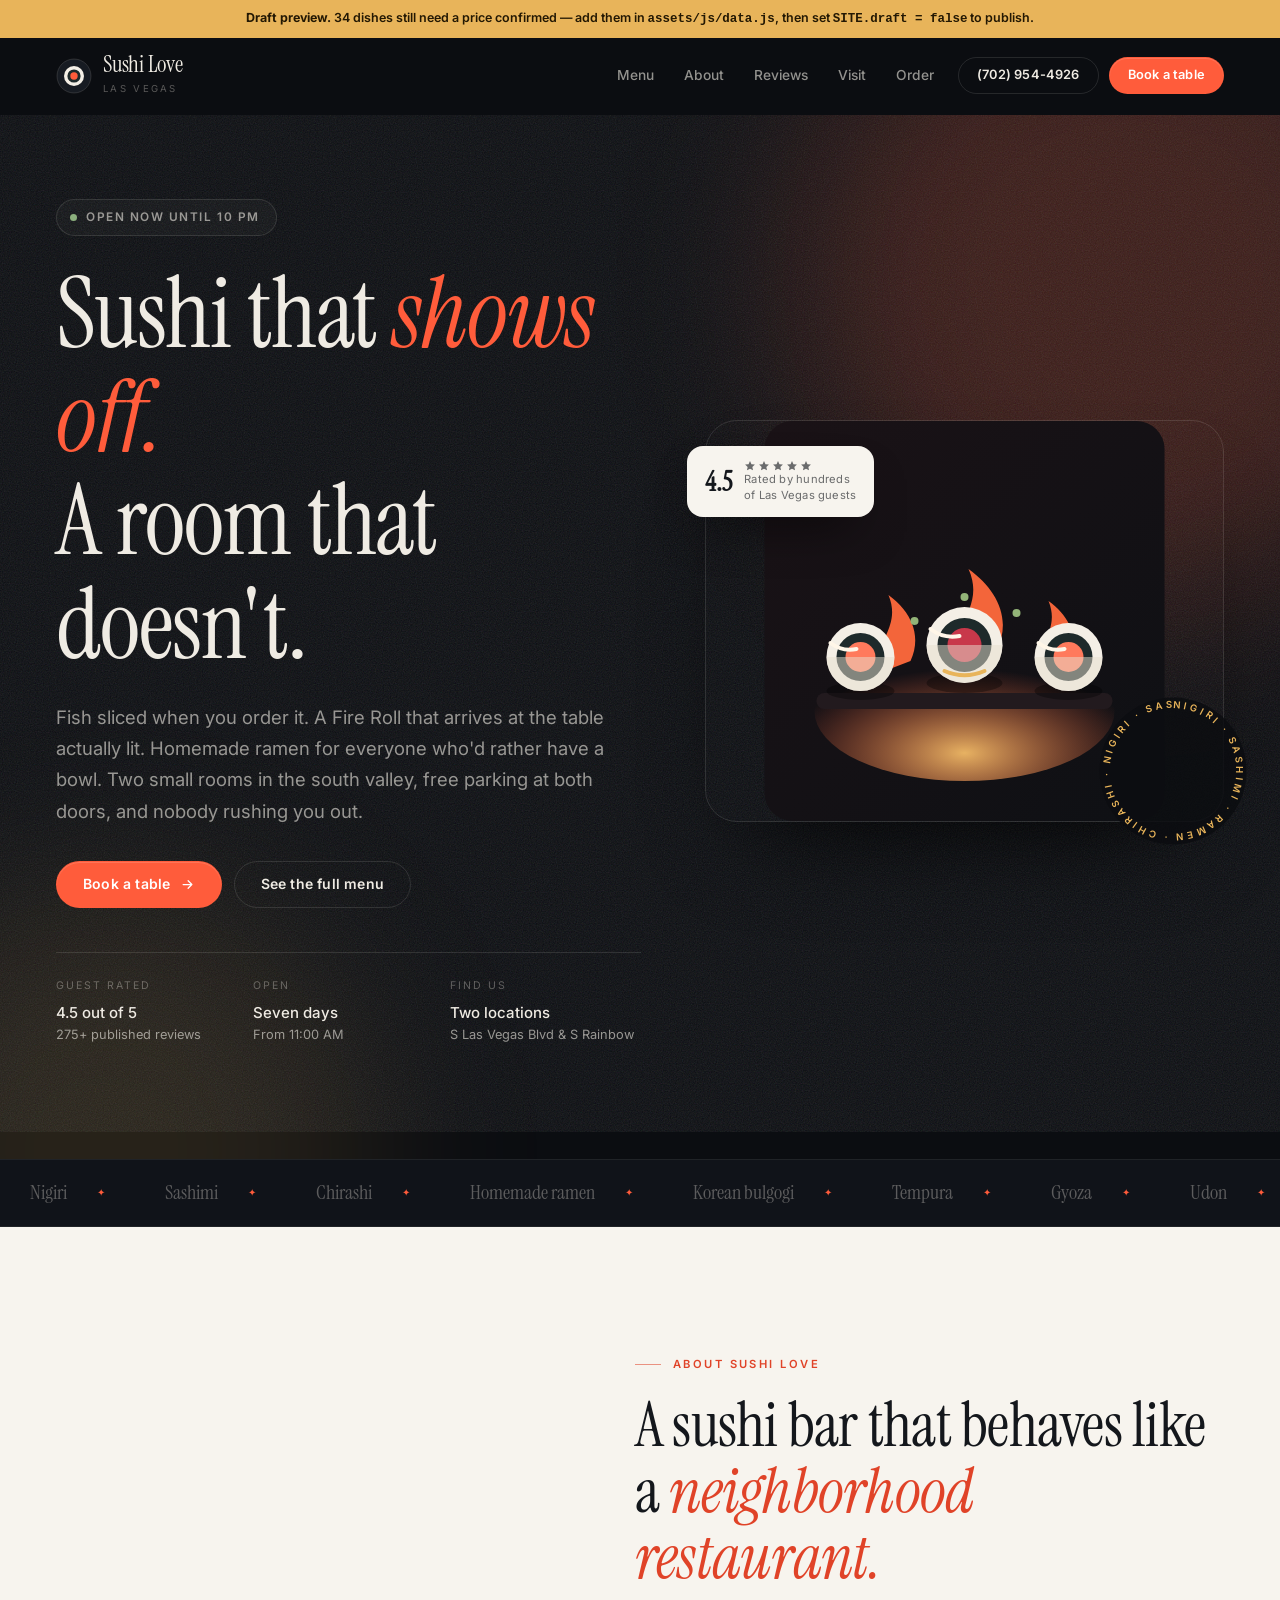
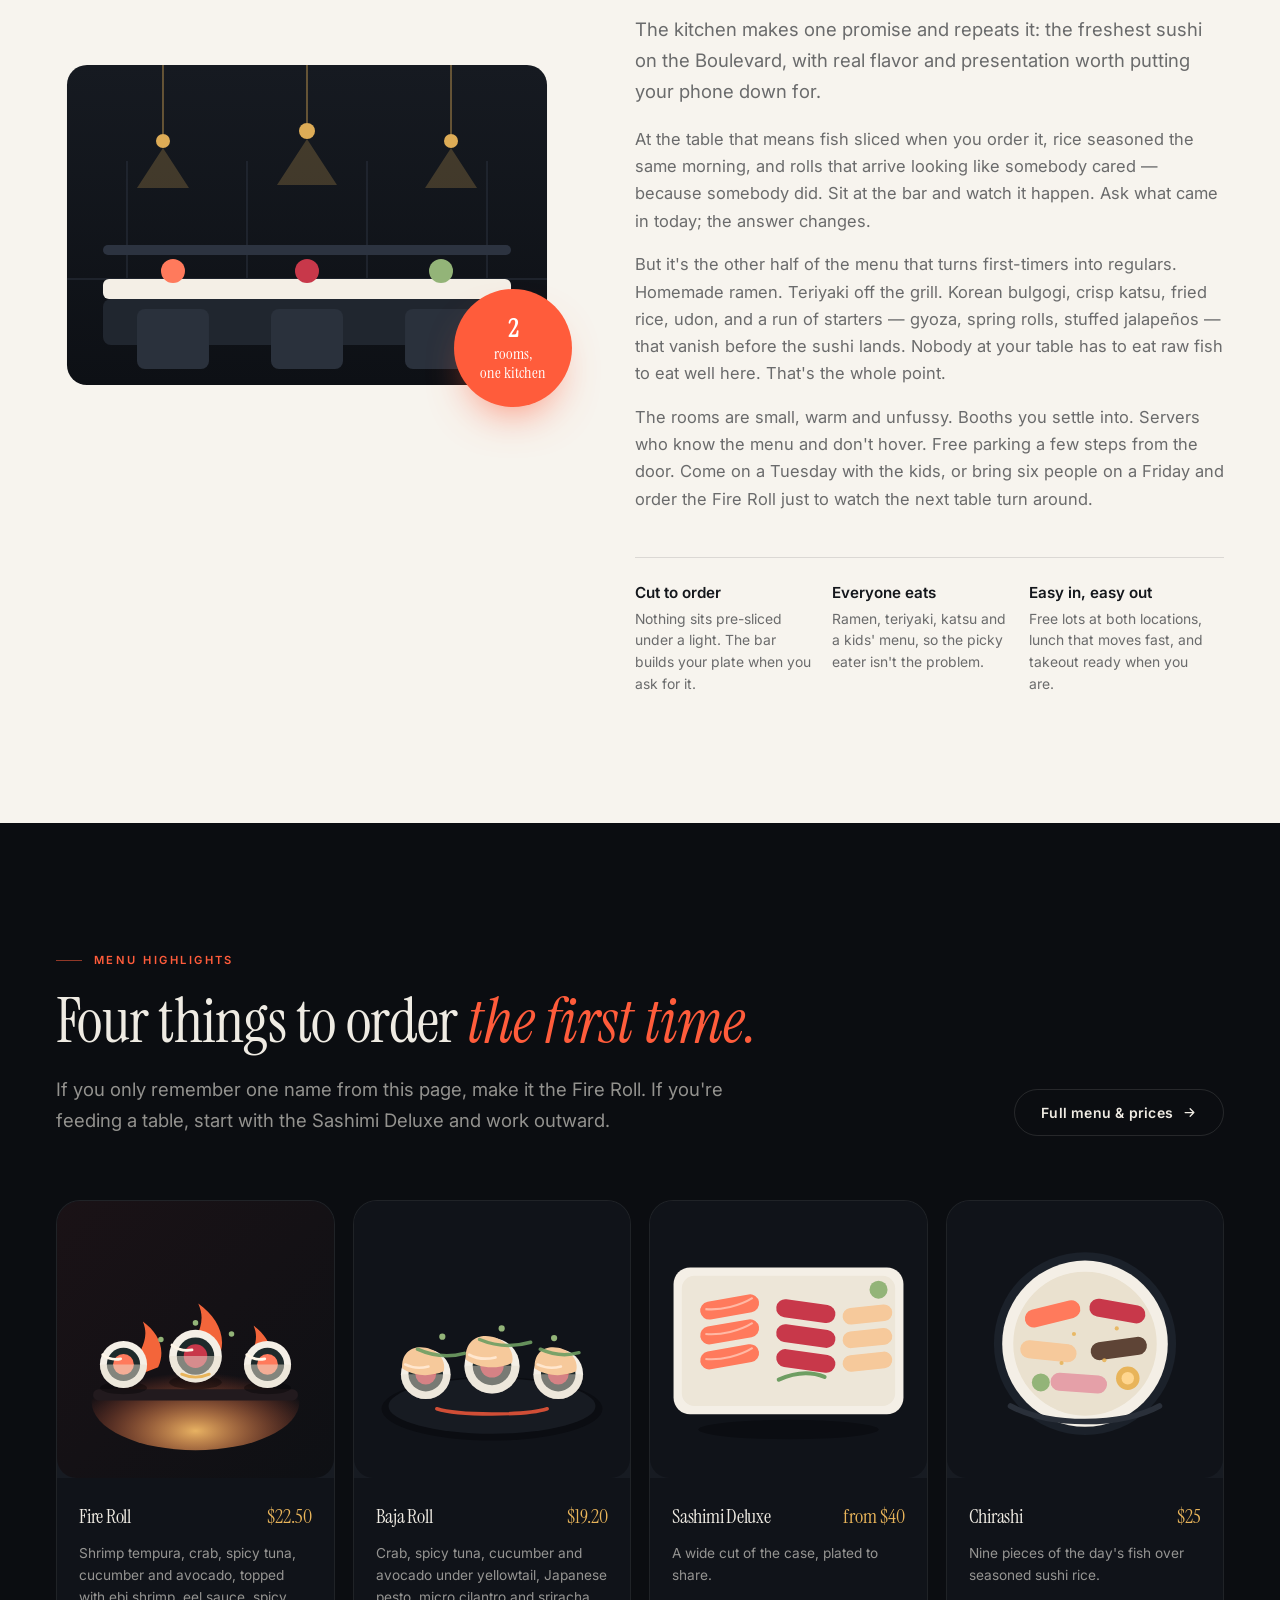
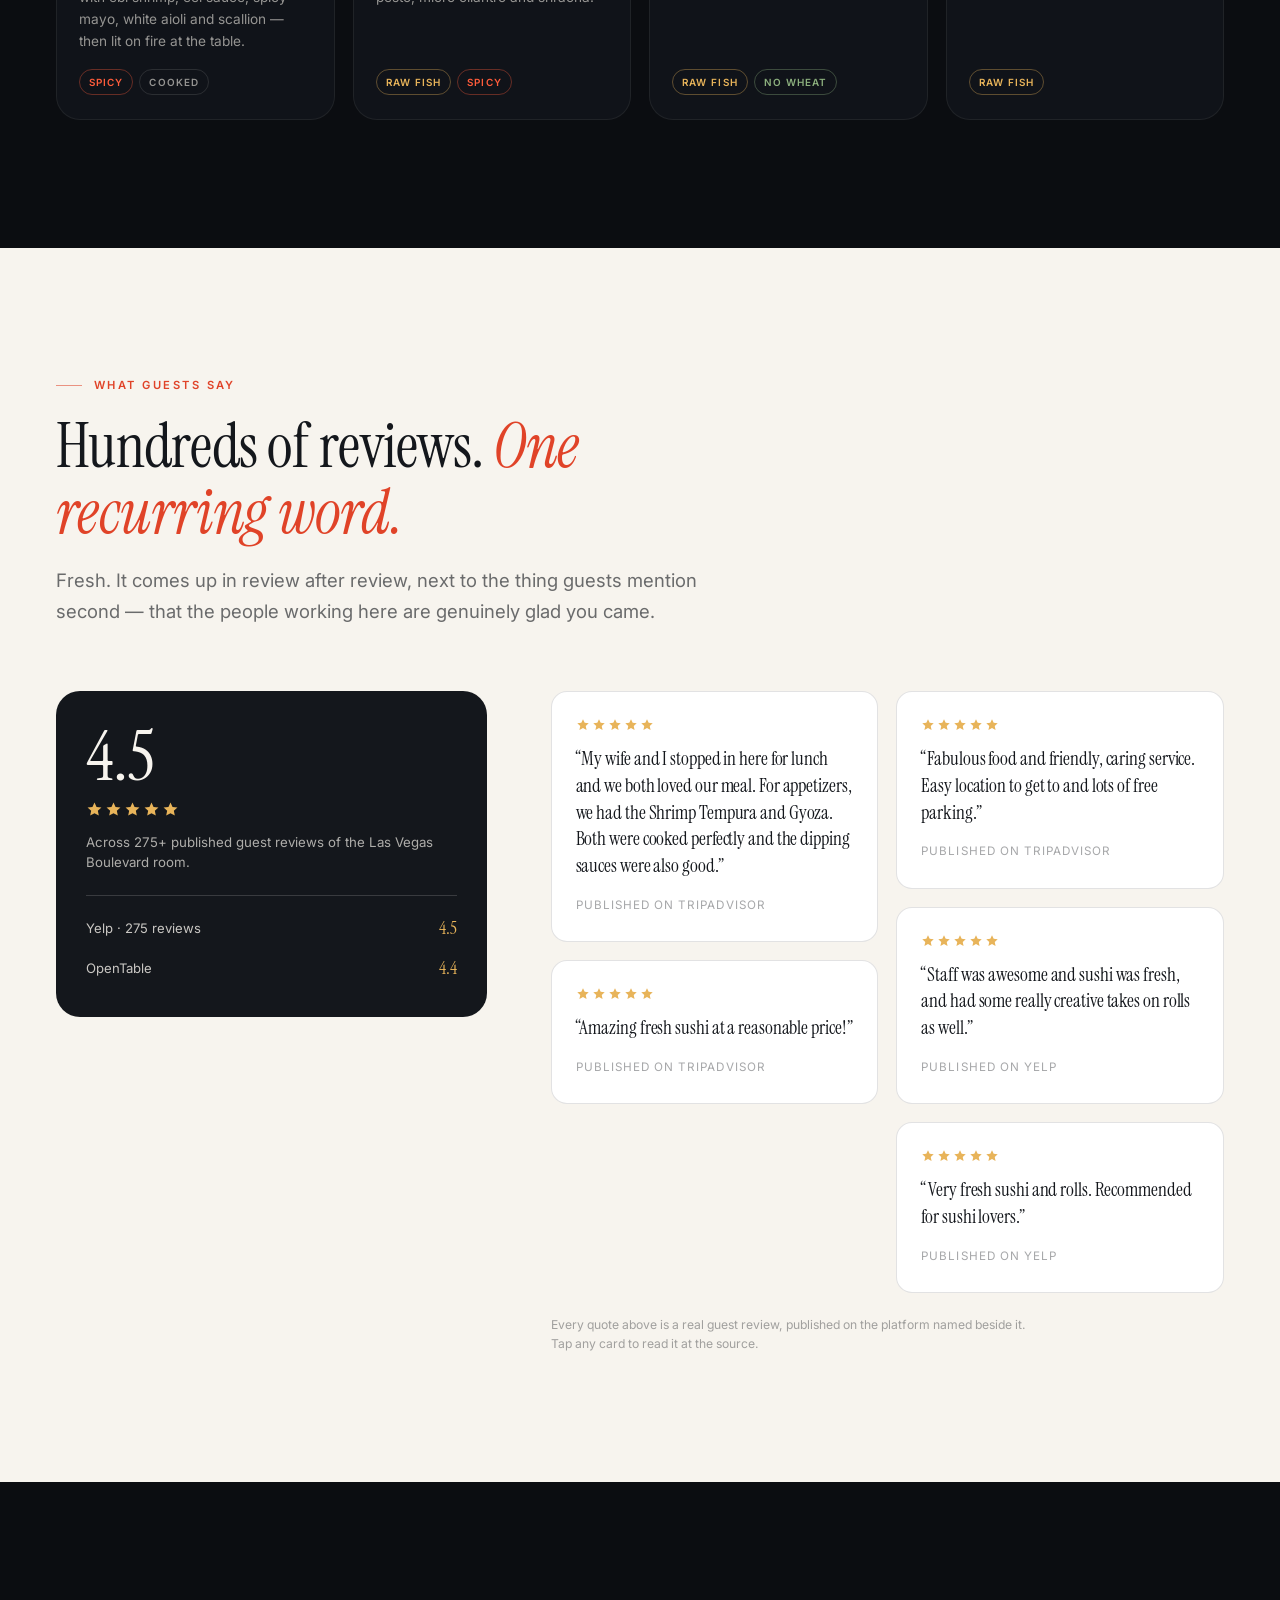
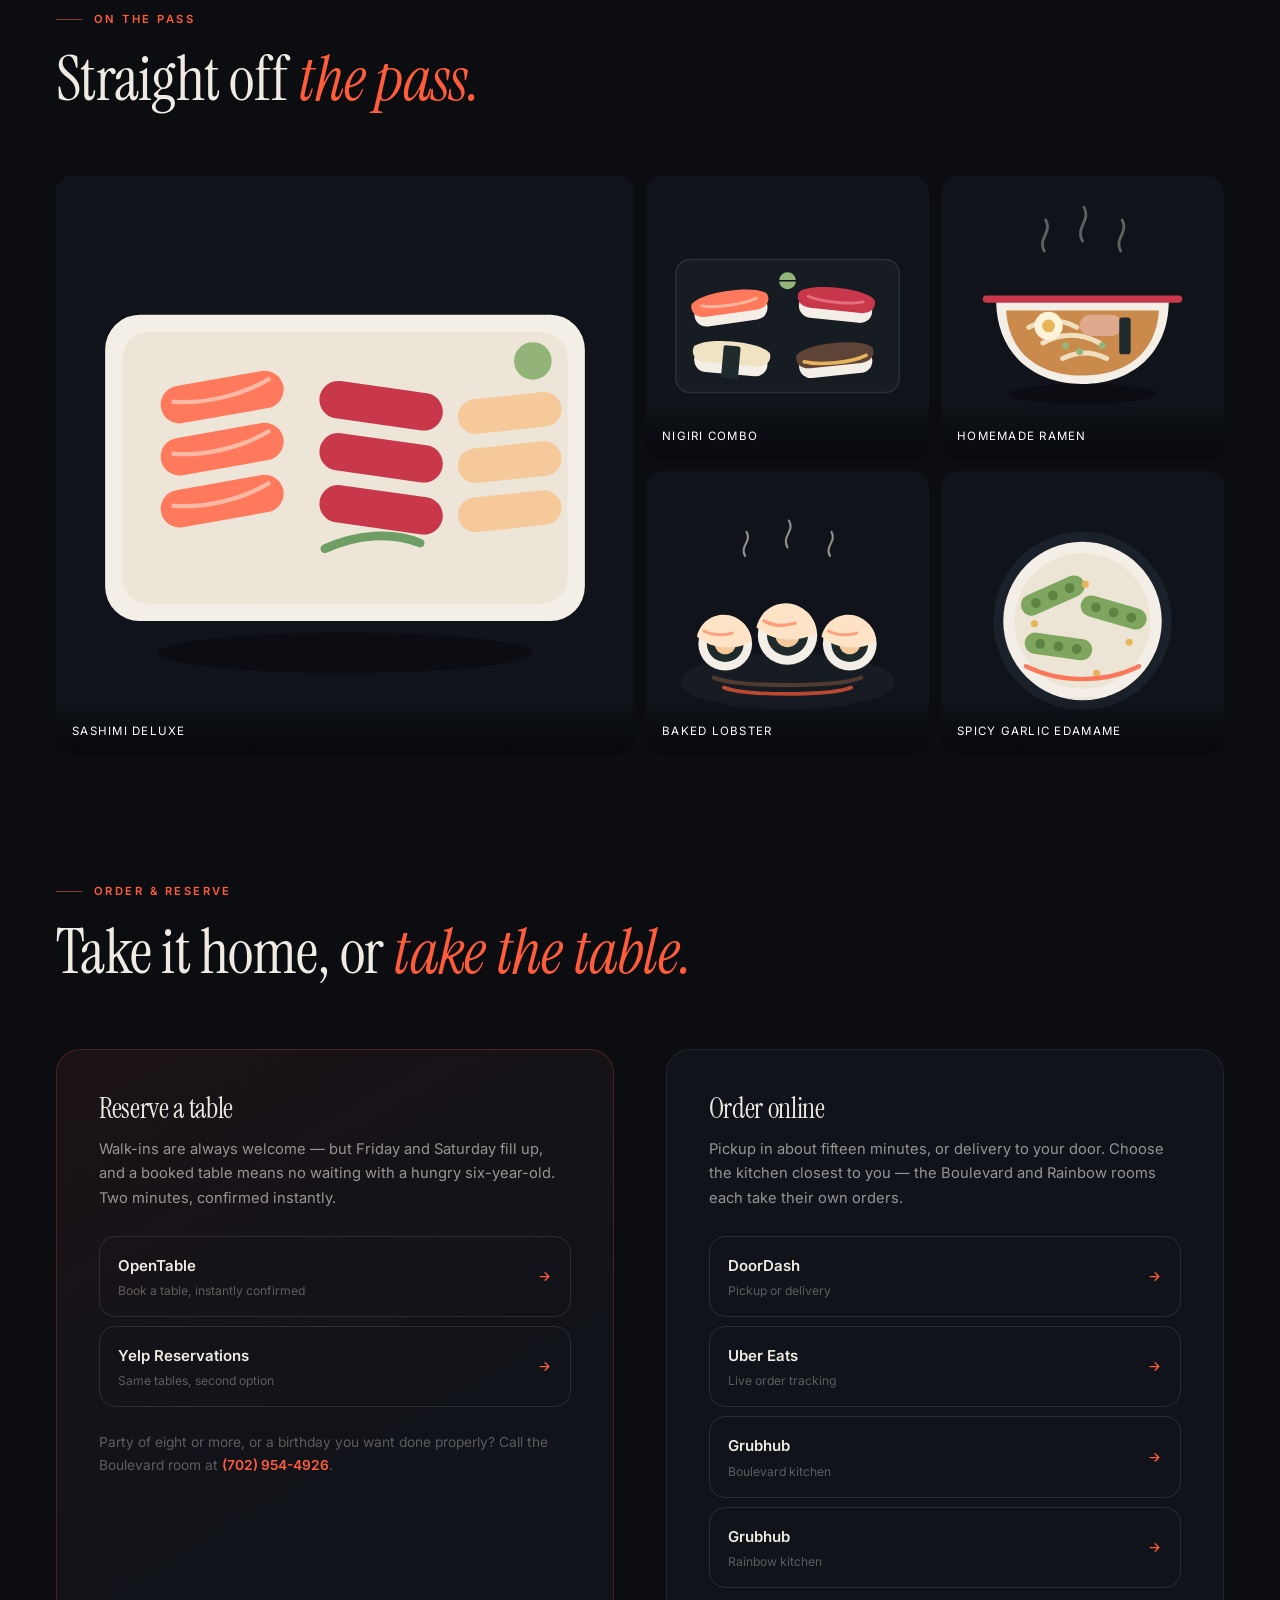
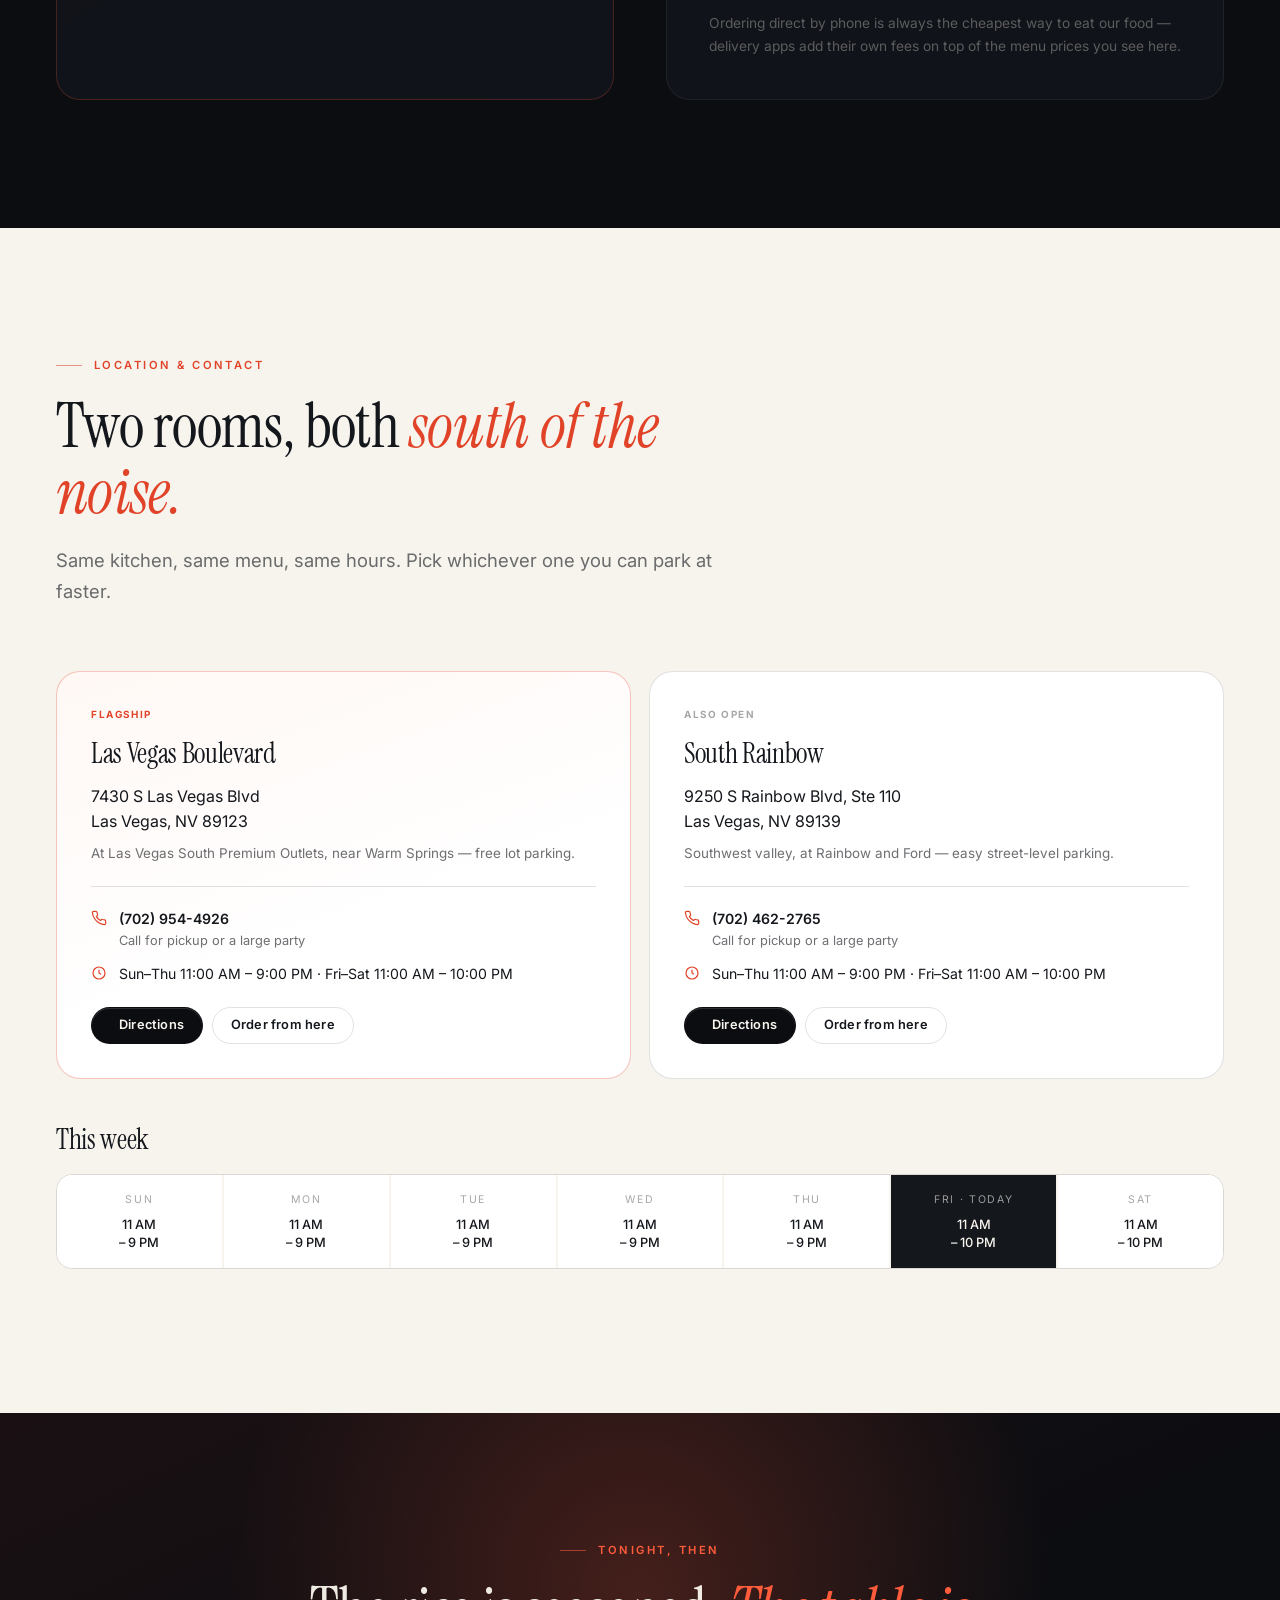
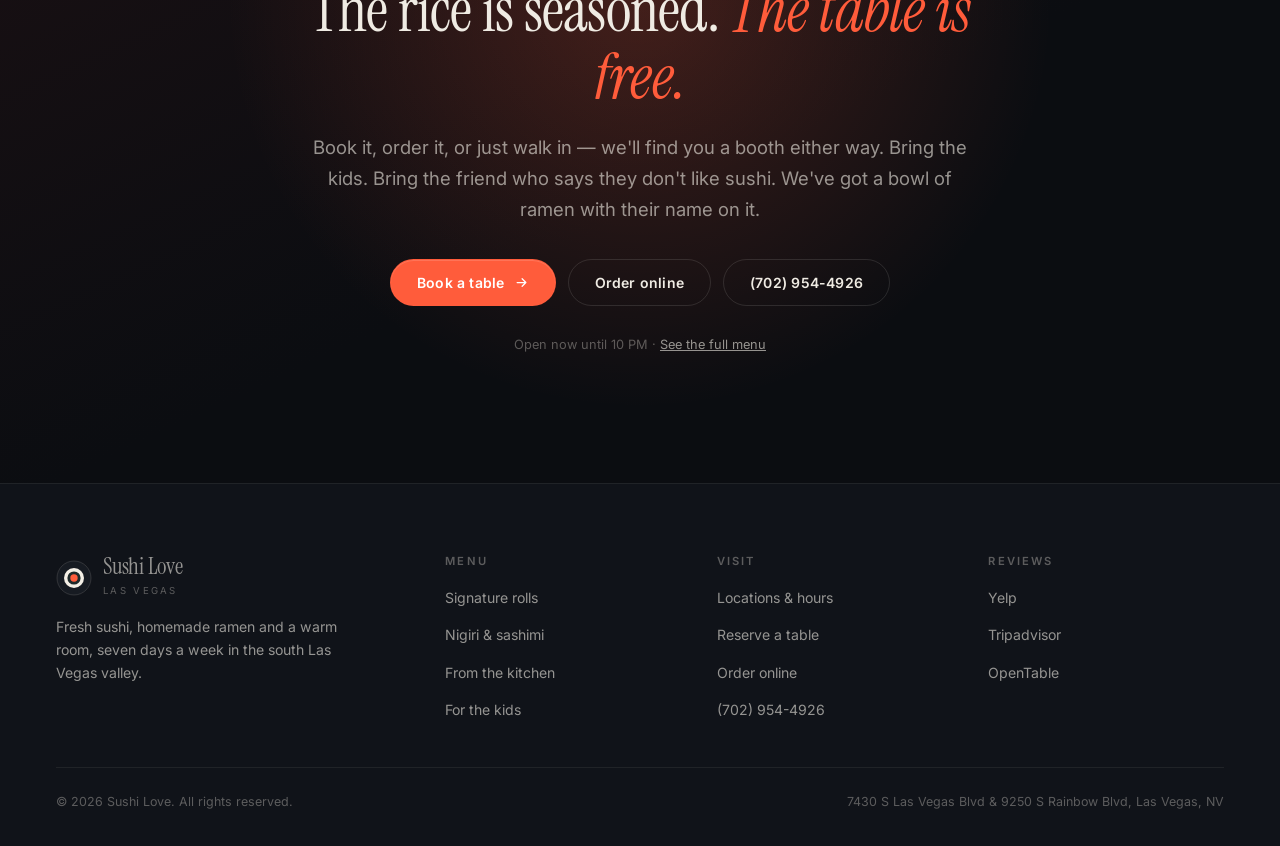
<file: sushi-love/index.html>
<!doctype html>
<html lang="en">
<head>
<meta charset="utf-8">
<meta name="viewport" content="width=device-width, initial-scale=1, viewport-fit=cover">

<title>Sushi Love — Sushi Bar &amp; Ramen in South Las Vegas | Order or Book Online</title>
<meta name="description" content="Fresh sushi cut to order, homemade ramen and the flamed Fire Roll, in two family-friendly Las Vegas rooms with free parking. Book a table or order online tonight.">
<meta name="theme-color" content="#0B0D11">
<link rel="canonical" href="https://sushilovelv.com/">

<meta property="og:type" content="restaurant">
<meta property="og:site_name" content="Sushi Love">
<meta property="og:title" content="Sushi Love — Sushi Bar &amp; Ramen in South Las Vegas">
<meta property="og:description" content="Fish cut to order. Rolls that arrive on fire. Homemade ramen for everyone else at the table. Two rooms in the south valley, both easy to park at.">
<meta property="og:url" content="https://sushilovelv.com/">
<meta property="og:image" content="https://sushilovelv.com/assets/img/fire-roll.svg">
<meta name="twitter:card" content="summary_large_image">

<link rel="icon" href="data:image/svg+xml,%3Csvg xmlns='http://www.w3.org/2000/svg' viewBox='0 0 32 32'%3E%3Crect width='32' height='32' rx='9' fill='%230B0D11'/%3E%3Ccircle cx='16' cy='17' r='9' fill='%23F4EFE6'/%3E%3Ccircle cx='16' cy='17' r='6' fill='%231E2A2B'/%3E%3Ccircle cx='16' cy='17' r='3.4' fill='%23FF5C3B'/%3E%3C/svg%3E">

<link rel="preconnect" href="https://fonts.googleapis.com">
<link rel="preconnect" href="https://fonts.gstatic.com" crossorigin>
<link rel="stylesheet" href="https://fonts.googleapis.com/css2?family=Instrument+Serif:ital@0;1&family=Inter:wght@400;500;600;700&display=swap">
<link rel="stylesheet" href="assets/css/site.css">
</head>

<body>
<a class="skip-link" href="#main">Skip to content</a>

<header class="header">
  <div class="header__inner">
    <a class="brand" href="./" aria-label="Sushi Love, home">
      <span class="brand__mark" aria-hidden="true">
        <svg viewBox="0 0 36 36" fill="none">
          <circle cx="18" cy="18" r="17" fill="#171B22" stroke="rgba(239,235,227,.14)"/>
          <circle cx="18" cy="18" r="10" fill="#F4EFE6"/>
          <circle cx="18" cy="18" r="6.6" fill="#1E2A2B"/>
          <circle cx="18" cy="18" r="3.7" fill="#FF5C3B"/>
        </svg>
      </span>
      <span class="brand__text">
        <span class="brand__name">Sushi Love</span>
        <span class="brand__sub">Las Vegas</span>
      </span>
    </a>

    <nav class="nav" aria-label="Primary">
      <a href="menu.html">Menu</a>
      <a href="#about">About</a>
      <a href="#reviews">Reviews</a>
      <a href="#visit">Visit</a>
      <a href="#order">Order</a>
    </nav>

    <div class="header__cta">
      <a class="btn btn--ghost btn--sm" data-phone href="tel:+17029544926">(702) 954-4926</a>
      <a class="btn btn--sm" href="#book">Book a table</a>
      <button class="nav-toggle" type="button" aria-label="Menu" aria-expanded="false"><span></span></button>
    </div>
  </div>
</header>

<main id="main">

  <!-- ==================== 1. HERO ==================== -->
  <section class="hero">
    <div class="hero__glow hero__glow--1" aria-hidden="true"></div>
    <div class="hero__glow hero__glow--2" aria-hidden="true"></div>
    <div class="hero__grain" aria-hidden="true"></div>

    <div class="hero__inner">
      <div class="hero__copy">
        <p class="status" data-status>
          <span class="dot" aria-hidden="true"></span>
          <span data-status-text>Checking today's hours…</span>
        </p>

        <h1>Sushi that <em>shows off.</em><br>A room that doesn't.</h1>

        <p class="lede hero__lede">
          Fish sliced when you order it. A Fire Roll that arrives at the table
          actually lit. Homemade ramen for everyone who'd rather have a bowl.
          Two small rooms in the south valley, free parking at both doors, and
          nobody rushing you out.
        </p>

        <div class="hero__actions">
          <a class="btn" href="#book">Book a table <svg class="arw" width="15" height="15" viewBox="0 0 24 24" fill="none" stroke="currentColor" stroke-width="2" stroke-linecap="round" stroke-linejoin="round" aria-hidden="true"><path d="M5 12h14M13 6l6 6-6 6"/></svg></a>
          <a class="btn btn--ghost" href="menu.html">See the full menu</a>
        </div>

        <dl class="hero__facts">
          <div class="hero__fact">
            <dt>Guest rated</dt>
            <dd>4.5 out of 5<small>275+ published reviews</small></dd>
          </div>
          <div class="hero__fact">
            <dt>Open</dt>
            <dd>Seven days<small>From 11:00 AM</small></dd>
          </div>
          <div class="hero__fact">
            <dt>Find us</dt>
            <dd>Two locations<small>S Las Vegas Blvd &amp; S Rainbow</small></dd>
          </div>
        </dl>
      </div>

      <div class="hero__art">
        <div class="hero__badge">
          <b>4.5</b>
          <span>
            <span class="stars" aria-hidden="true">
              <svg viewBox="0 0 24 24" fill="currentColor"><path d="M12 2l2.9 6.3 6.9.8-5.1 4.7 1.4 6.8L12 17.3 5.9 20.6l1.4-6.8L2.2 9.1l6.9-.8z"/></svg>
              <svg viewBox="0 0 24 24" fill="currentColor"><path d="M12 2l2.9 6.3 6.9.8-5.1 4.7 1.4 6.8L12 17.3 5.9 20.6l1.4-6.8L2.2 9.1l6.9-.8z"/></svg>
              <svg viewBox="0 0 24 24" fill="currentColor"><path d="M12 2l2.9 6.3 6.9.8-5.1 4.7 1.4 6.8L12 17.3 5.9 20.6l1.4-6.8L2.2 9.1l6.9-.8z"/></svg>
              <svg viewBox="0 0 24 24" fill="currentColor"><path d="M12 2l2.9 6.3 6.9.8-5.1 4.7 1.4 6.8L12 17.3 5.9 20.6l1.4-6.8L2.2 9.1l6.9-.8z"/></svg>
              <svg viewBox="0 0 24 24" fill="currentColor"><path d="M12 2l2.9 6.3 6.9.8-5.1 4.7 1.4 6.8L12 17.3 5.9 20.6l1.4-6.8L2.2 9.1l6.9-.8z"/></svg>
            </span>
            Rated by hundreds<br>of Las Vegas guests
          </span>
        </div>

        <svg class="hero__ring" viewBox="0 0 100 100" aria-hidden="true">
          <circle cx="50" cy="50" r="49"/>
          <defs><path id="ring" d="M50 8a42 42 0 1 1 0 84 42 42 0 1 1 0-84"/></defs>
          <text><textPath href="#ring" startOffset="0%">
            Nigiri · Sashimi · Ramen · Chirashi · Nigiri · Sashimi · Ramen · Chirashi ·
          </textPath></text>
        </svg>

        <div class="hero__art-frame">
          <img src="assets/img/fire-roll.svg" width="400" height="400"
               alt="The Sushi Love Fire Roll, flamed at the table" fetchpriority="high" decoding="async">
        </div>
      </div>
    </div>
  </section>

  <div class="marquee" aria-hidden="true">
    <div class="marquee__track">
      <span>Nigiri</span><span>Sashimi</span><span>Chirashi</span><span>Homemade ramen</span><span>Korean bulgogi</span><span>Tempura</span><span>Gyoza</span><span>Udon</span>
      <span>Nigiri</span><span>Sashimi</span><span>Chirashi</span><span>Homemade ramen</span><span>Korean bulgogi</span><span>Tempura</span><span>Gyoza</span><span>Udon</span>
    </div>
  </div>

  <!-- ==================== 2. ABOUT ==================== -->
  <section class="paper pad" id="about">
    <div class="wrap">
      <div class="about">
        <div class="about__art">
          <img src="assets/img/room.svg" width="480" height="320"
               alt="The Sushi Love dining room and sushi bar" loading="lazy" decoding="async">
          <div class="about__stamp"><b>2</b>rooms,<br>one kitchen</div>
        </div>

        <div>
          <p class="eyebrow">About Sushi Love</p>
          <h2>A sushi bar that behaves like a <em>neighborhood restaurant.</em></h2>
          <p class="lede" style="margin-top:24px">
            The kitchen makes one promise and repeats it: the freshest sushi on the
            Boulevard, with real flavor and presentation worth putting your phone down for.
          </p>
          <p style="margin-top:18px; color:var(--l-muted)">
            At the table that means fish sliced when you order it, rice seasoned the same
            morning, and rolls that arrive looking like somebody cared — because somebody did.
            Sit at the bar and watch it happen. Ask what came in today; the answer changes.
          </p>
          <p style="color:var(--l-muted)">
            But it's the other half of the menu that turns first-timers into regulars.
            Homemade ramen. Teriyaki off the grill. Korean bulgogi, crisp katsu, fried rice,
            udon, and a run of starters — gyoza, spring rolls, stuffed jalapeños — that vanish
            before the sushi lands. Nobody at your table has to eat raw fish to eat well here.
            That's the whole point.
          </p>
          <p style="color:var(--l-muted)">
            The rooms are small, warm and unfussy. Booths you settle into. Servers who know
            the menu and don't hover. Free parking a few steps from the door. Come on a
            Tuesday with the kids, or bring six people on a Friday and order the Fire Roll
            just to watch the next table turn around.
          </p>

          <div class="pillars">
            <div class="pillar">
              <h3>Cut to order</h3>
              <p>Nothing sits pre-sliced under a light. The bar builds your plate when you ask for it.</p>
            </div>
            <div class="pillar">
              <h3>Everyone eats</h3>
              <p>Ramen, teriyaki, katsu and a kids' menu, so the picky eater isn't the problem.</p>
            </div>
            <div class="pillar">
              <h3>Easy in, easy out</h3>
              <p>Free lots at both locations, lunch that moves fast, and takeout ready when you are.</p>
            </div>
          </div>
        </div>
      </div>
    </div>
  </section>

  <!-- ==================== 3. MENU HIGHLIGHTS ==================== -->
  <section class="pad" id="signatures">
    <div class="wrap">
      <div class="sec-head sec-head--split">
        <div>
          <p class="eyebrow">Menu highlights</p>
          <h2>Four things to order <em>the first time.</em></h2>
          <p class="lede" style="margin-top:20px">
            If you only remember one name from this page, make it the Fire Roll.
            If you're feeding a table, start with the Sashimi Deluxe and work outward.
          </p>
        </div>
        <a class="btn btn--ghost" href="menu.html">Full menu &amp; prices <svg class="arw" width="15" height="15" viewBox="0 0 24 24" fill="none" stroke="currentColor" stroke-width="2" stroke-linecap="round" stroke-linejoin="round" aria-hidden="true"><path d="M5 12h14M13 6l6 6-6 6"/></svg></a>
      </div>

      <div class="dishes" data-dishes></div>
    </div>
  </section>

  <!-- ==================== 4. REVIEWS ==================== -->
  <section class="paper pad" id="reviews">
    <div class="wrap">
      <div class="sec-head">
        <p class="eyebrow">What guests say</p>
        <h2>Hundreds of reviews. <em>One recurring word.</em></h2>
        <p class="lede" style="margin-top:20px">
          Fresh. It comes up in review after review, next to the thing guests
          mention second — that the people working here are genuinely glad you came.
        </p>
      </div>

      <div class="rev-grid">
        <aside class="score">
          <span class="score__num">4.5</span>
          <span class="stars" aria-label="4.5 out of 5">
            <svg viewBox="0 0 24 24" fill="currentColor"><path d="M12 2l2.9 6.3 6.9.8-5.1 4.7 1.4 6.8L12 17.3 5.9 20.6l1.4-6.8L2.2 9.1l6.9-.8z"/></svg>
            <svg viewBox="0 0 24 24" fill="currentColor"><path d="M12 2l2.9 6.3 6.9.8-5.1 4.7 1.4 6.8L12 17.3 5.9 20.6l1.4-6.8L2.2 9.1l6.9-.8z"/></svg>
            <svg viewBox="0 0 24 24" fill="currentColor"><path d="M12 2l2.9 6.3 6.9.8-5.1 4.7 1.4 6.8L12 17.3 5.9 20.6l1.4-6.8L2.2 9.1l6.9-.8z"/></svg>
            <svg viewBox="0 0 24 24" fill="currentColor"><path d="M12 2l2.9 6.3 6.9.8-5.1 4.7 1.4 6.8L12 17.3 5.9 20.6l1.4-6.8L2.2 9.1l6.9-.8z"/></svg>
            <svg viewBox="0 0 24 24" fill="currentColor"><path d="M12 2l2.9 6.3 6.9.8-5.1 4.7 1.4 6.8L12 17.3 5.9 20.6l1.4-6.8L2.2 9.1l6.9-.8z"/></svg>
          </span>
          <p class="score__label">Across 275+ published guest reviews of the Las Vegas Boulevard room.</p>
          <div class="score__rows" data-ratings></div>
        </aside>

        <div>
          <div class="quotes" data-quotes></div>
          <p class="rev-note">
            Every quote above is a real guest review, published on the platform named
            beside it. Tap any card to read it at the source.
          </p>
        </div>
      </div>
    </div>
  </section>

  <!-- ==================== 5. GALLERY ==================== -->
  <section class="pad" id="gallery">
    <div class="wrap">
      <div class="sec-head">
        <p class="eyebrow">On the pass</p>
        <h2>Straight off <em>the pass.</em></h2>
      </div>

      <div class="gallery">
        <figure>
          <img src="assets/img/sashimi.svg" width="400" height="400" alt="Sashimi Deluxe platter" loading="lazy" decoding="async">
          <figcaption>Sashimi Deluxe</figcaption>
        </figure>
        <figure>
          <img src="assets/img/nigiri.svg" width="400" height="400" alt="Nigiri sushi combination" loading="lazy" decoding="async">
          <figcaption>Nigiri combo</figcaption>
        </figure>
        <figure>
          <img src="assets/img/ramen.svg" width="400" height="400" alt="Bowl of homemade ramen" loading="lazy" decoding="async">
          <figcaption>Homemade ramen</figcaption>
        </figure>
        <figure>
          <img src="assets/img/lobster.svg" width="400" height="400" alt="Baked lobster roll" loading="lazy" decoding="async">
          <figcaption>Baked lobster</figcaption>
        </figure>
        <figure>
          <img src="assets/img/edamame.svg" width="400" height="400" alt="Spicy garlic edamame" loading="lazy" decoding="async">
          <figcaption>Spicy garlic edamame</figcaption>
        </figure>
      </div>
    </div>
  </section>

  <!-- ==================== 6. ORDER + BOOK ==================== -->
  <section class="pad" id="order" style="padding-top:0">
    <div class="wrap">
      <div class="sec-head">
        <p class="eyebrow">Order &amp; reserve</p>
        <h2>Take it home, or <em>take the table.</em></h2>
      </div>

      <div class="order-grid">
        <div class="panel panel--accent" id="book">
          <h3>Reserve a table</h3>
          <p>
            Walk-ins are always welcome — but Friday and Saturday fill up, and a
            booked table means no waiting with a hungry six-year-old. Two minutes,
            confirmed instantly.
          </p>
          <div class="apps" data-booking></div>
          <p style="margin:24px 0 0; font-size:.86rem; color:var(--d-faint)">
            Party of eight or more, or a birthday you want done properly?
            Call the Boulevard room at <a class="link" data-phone href="tel:+17029544926">(702) 954-4926</a>.
          </p>
        </div>

        <div class="panel">
          <h3>Order online</h3>
          <p>
            Pickup in about fifteen minutes, or delivery to your door. Choose the
            kitchen closest to you — the Boulevard and Rainbow rooms each take
            their own orders.
          </p>
          <div class="apps" data-ordering></div>
          <p style="margin:24px 0 0; font-size:.86rem; color:var(--d-faint)">
            Ordering direct by phone is always the cheapest way to eat our food —
            delivery apps add their own fees on top of the menu prices you see here.
          </p>
        </div>
      </div>
    </div>
  </section>

  <!-- ==================== 7. LOCATION & CONTACT ==================== -->
  <section class="paper pad" id="visit">
    <div class="wrap">
      <div class="sec-head">
        <p class="eyebrow">Location &amp; contact</p>
        <h2>Two rooms, both <em>south of the noise.</em></h2>
        <p class="lede" style="margin-top:20px">
          Same kitchen, same menu, same hours. Pick whichever one you can park at faster.
        </p>
      </div>

      <div class="locs" data-locations></div>

      <h3 style="margin-bottom:18px">This week</h3>
      <dl class="hours-strip" data-hours></dl>
    </div>
  </section>

  <!-- ==================== 8. FINAL CTA ==================== -->
  <section class="cta pad">
    <div class="wrap cta__inner">
      <p class="eyebrow" style="justify-content:center">Tonight, then</p>
      <h2>The rice is seasoned. <em>The table is free.</em></h2>
      <p class="lede">
        Book it, order it, or just walk in — we'll find you a booth either way.
        Bring the kids. Bring the friend who says they don't like sushi.
        We've got a bowl of ramen with their name on it.
      </p>
      <div class="cta__actions">
        <a class="btn" href="#book">Book a table <svg class="arw" width="15" height="15" viewBox="0 0 24 24" fill="none" stroke="currentColor" stroke-width="2" stroke-linecap="round" stroke-linejoin="round" aria-hidden="true"><path d="M5 12h14M13 6l6 6-6 6"/></svg></a>
        <a class="btn btn--ghost" href="#order">Order online</a>
        <a class="btn btn--ghost" data-phone href="tel:+17029544926">(702) 954-4926</a>
      </div>
      <p class="cta__fine" data-status>
        <span data-status-text></span> · <a href="menu.html">See the full menu</a>
      </p>
    </div>
  </section>

</main>

<footer class="footer">
  <div class="wrap">
    <div class="footer__grid">
      <div>
        <a class="brand" href="./" aria-label="Sushi Love, home">
          <span class="brand__mark" aria-hidden="true">
            <svg viewBox="0 0 36 36" fill="none">
              <circle cx="18" cy="18" r="17" fill="#171B22" stroke="rgba(239,235,227,.14)"/>
              <circle cx="18" cy="18" r="10" fill="#F4EFE6"/>
              <circle cx="18" cy="18" r="6.6" fill="#1E2A2B"/>
              <circle cx="18" cy="18" r="3.7" fill="#FF5C3B"/>
            </svg>
          </span>
          <span class="brand__text">
            <span class="brand__name">Sushi Love</span>
            <span class="brand__sub">Las Vegas</span>
          </span>
        </a>
        <p class="footer__blurb">
          Fresh sushi, homemade ramen and a warm room, seven days a week in the
          south Las Vegas valley.
        </p>
      </div>

      <div>
        <h4>Menu</h4>
        <ul>
          <li><a href="menu.html#signature">Signature rolls</a></li>
          <li><a href="menu.html#raw">Nigiri &amp; sashimi</a></li>
          <li><a href="menu.html#kitchen">From the kitchen</a></li>
          <li><a href="menu.html#kids">For the kids</a></li>
        </ul>
      </div>

      <div>
        <h4>Visit</h4>
        <ul>
          <li><a href="#visit">Locations &amp; hours</a></li>
          <li><a href="#book">Reserve a table</a></li>
          <li><a href="#order">Order online</a></li>
          <li><a data-phone href="tel:+17029544926">(702) 954-4926</a></li>
        </ul>
      </div>

      <div>
        <h4>Reviews</h4>
        <ul>
          <li><a href="https://www.yelp.com/biz/sushi-love-las-vegas" target="_blank" rel="noopener">Yelp</a></li>
          <li><a href="https://www.tripadvisor.com/Restaurant_Review-g45963-d32874714-Reviews-Sushi_Love-Las_Vegas_Nevada.html" target="_blank" rel="noopener">Tripadvisor</a></li>
          <li><a href="https://www.opentable.com/r/sushi-love-las-vegas" target="_blank" rel="noopener">OpenTable</a></li>
        </ul>
      </div>
    </div>

    <div class="footer__bar">
      <span>&copy; <span id="yr">2026</span> Sushi Love. All rights reserved.</span>
      <span>7430 S Las Vegas Blvd &amp; 9250 S Rainbow Blvd, Las Vegas, NV</span>
    </div>
  </div>
</footer>

<div class="dock">
  <a class="btn btn--ghost" data-phone href="tel:+17029544926">Call</a>
  <a class="btn" href="#book">Book a table</a>
</div>

<script src="assets/js/data.js"></script>
<script src="assets/js/site.js"></script>
<script>document.getElementById("yr").textContent = new Date().getFullYear();</script>

<script type="application/ld+json">
{
  "@context": "https://schema.org",
  "@graph": [
    {
      "@type": "Restaurant",
      "@id": "https://sushilovelv.com/#blvd",
      "name": "Sushi Love",
      "description": "Sushi bar and Japanese kitchen in south Las Vegas. Fish cut to order, signature rolls, homemade ramen, teriyaki and Korean bulgogi. Family friendly, free parking.",
      "servesCuisine": ["Japanese", "Sushi", "Ramen", "Asian"],
      "priceRange": "$$",
      "url": "https://sushilovelv.com/",
      "hasMenu": "https://sushilovelv.com/menu.html",
      "acceptsReservations": "https://www.opentable.com/r/sushi-love-las-vegas",
      "telephone": "+1-702-954-4926",
      "image": "https://sushilovelv.com/assets/img/fire-roll.svg",
      "address": {
        "@type": "PostalAddress",
        "streetAddress": "7430 S Las Vegas Blvd",
        "addressLocality": "Las Vegas",
        "addressRegion": "NV",
        "postalCode": "89123",
        "addressCountry": "US"
      },
      "geo": { "@type": "GeoCoordinates", "latitude": 36.0227, "longitude": -115.1731 },
      "openingHoursSpecification": [
        { "@type": "OpeningHoursSpecification", "dayOfWeek": ["Sunday","Monday","Tuesday","Wednesday","Thursday"], "opens": "11:00", "closes": "21:00" },
        { "@type": "OpeningHoursSpecification", "dayOfWeek": ["Friday","Saturday"], "opens": "11:00", "closes": "22:00" }
      ]
    },
    {
      "@type": "Restaurant",
      "@id": "https://sushilovelv.com/#rainbow",
      "name": "Sushi Love — South Rainbow",
      "servesCuisine": ["Japanese", "Sushi", "Ramen", "Asian"],
      "priceRange": "$$",
      "url": "https://sushilovelv.com/",
      "hasMenu": "https://sushilovelv.com/menu.html",
      "telephone": "+1-702-462-2765",
      "address": {
        "@type": "PostalAddress",
        "streetAddress": "9250 S Rainbow Blvd, Ste 110",
        "addressLocality": "Las Vegas",
        "addressRegion": "NV",
        "postalCode": "89139",
        "addressCountry": "US"
      },
      "geo": { "@type": "GeoCoordinates", "latitude": 36.0159, "longitude": -115.2429 },
      "openingHoursSpecification": [
        { "@type": "OpeningHoursSpecification", "dayOfWeek": ["Sunday","Monday","Tuesday","Wednesday","Thursday"], "opens": "11:00", "closes": "21:00" },
        { "@type": "OpeningHoursSpecification", "dayOfWeek": ["Friday","Saturday"], "opens": "11:00", "closes": "22:00" }
      ]
    }
  ]
}
</script>
</body>
</html>
</file>
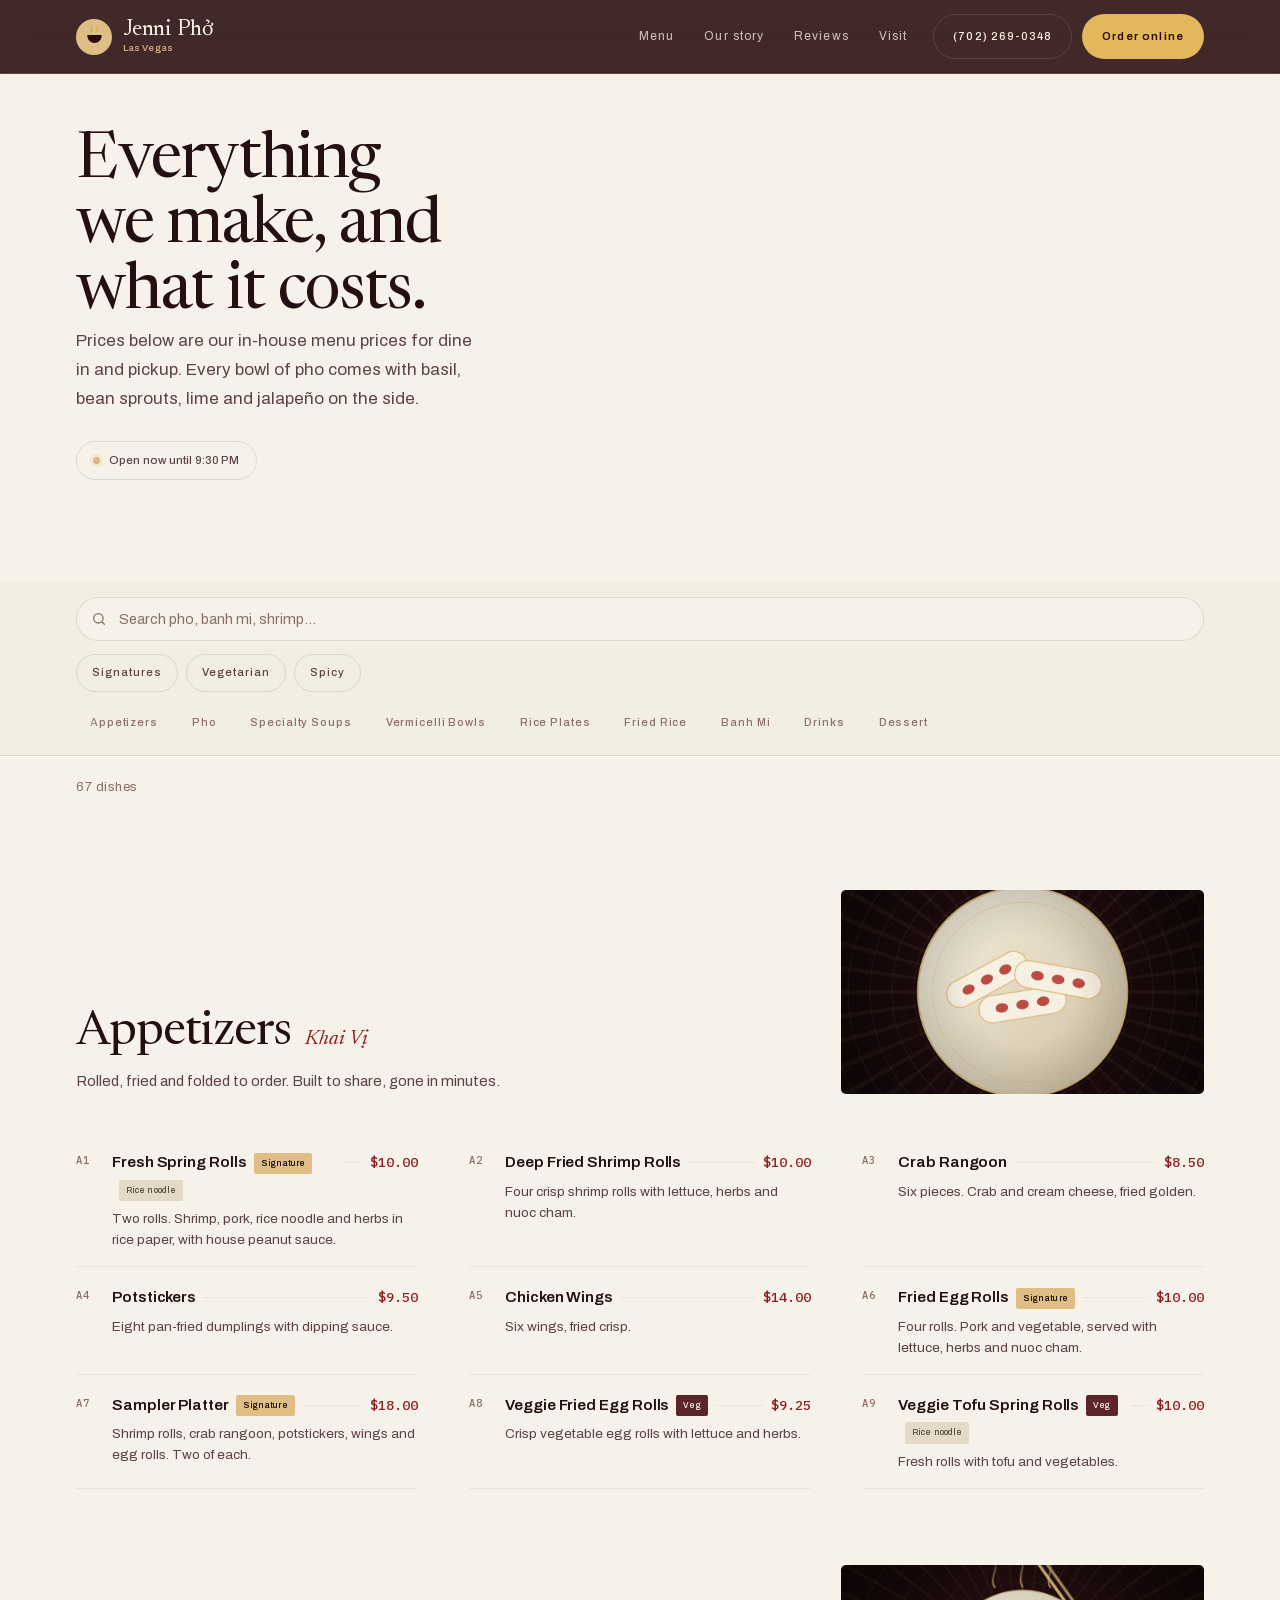
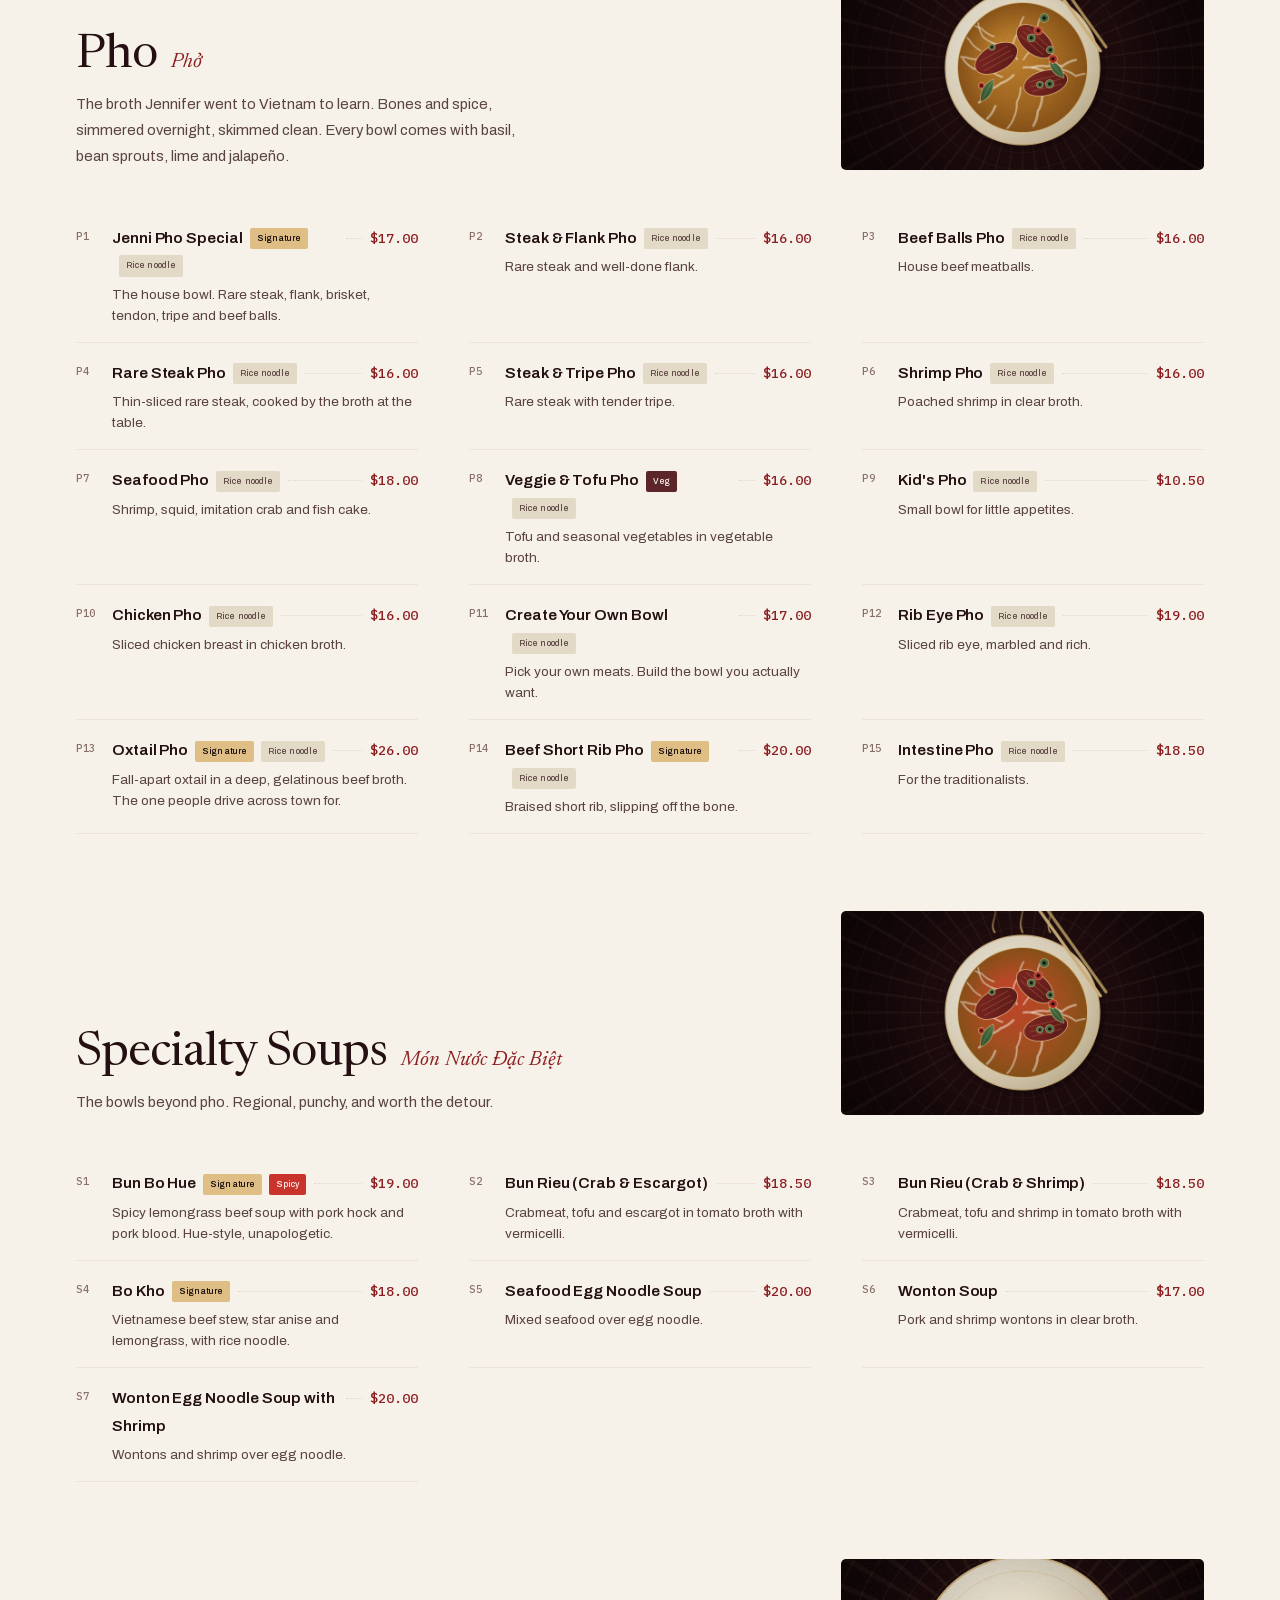
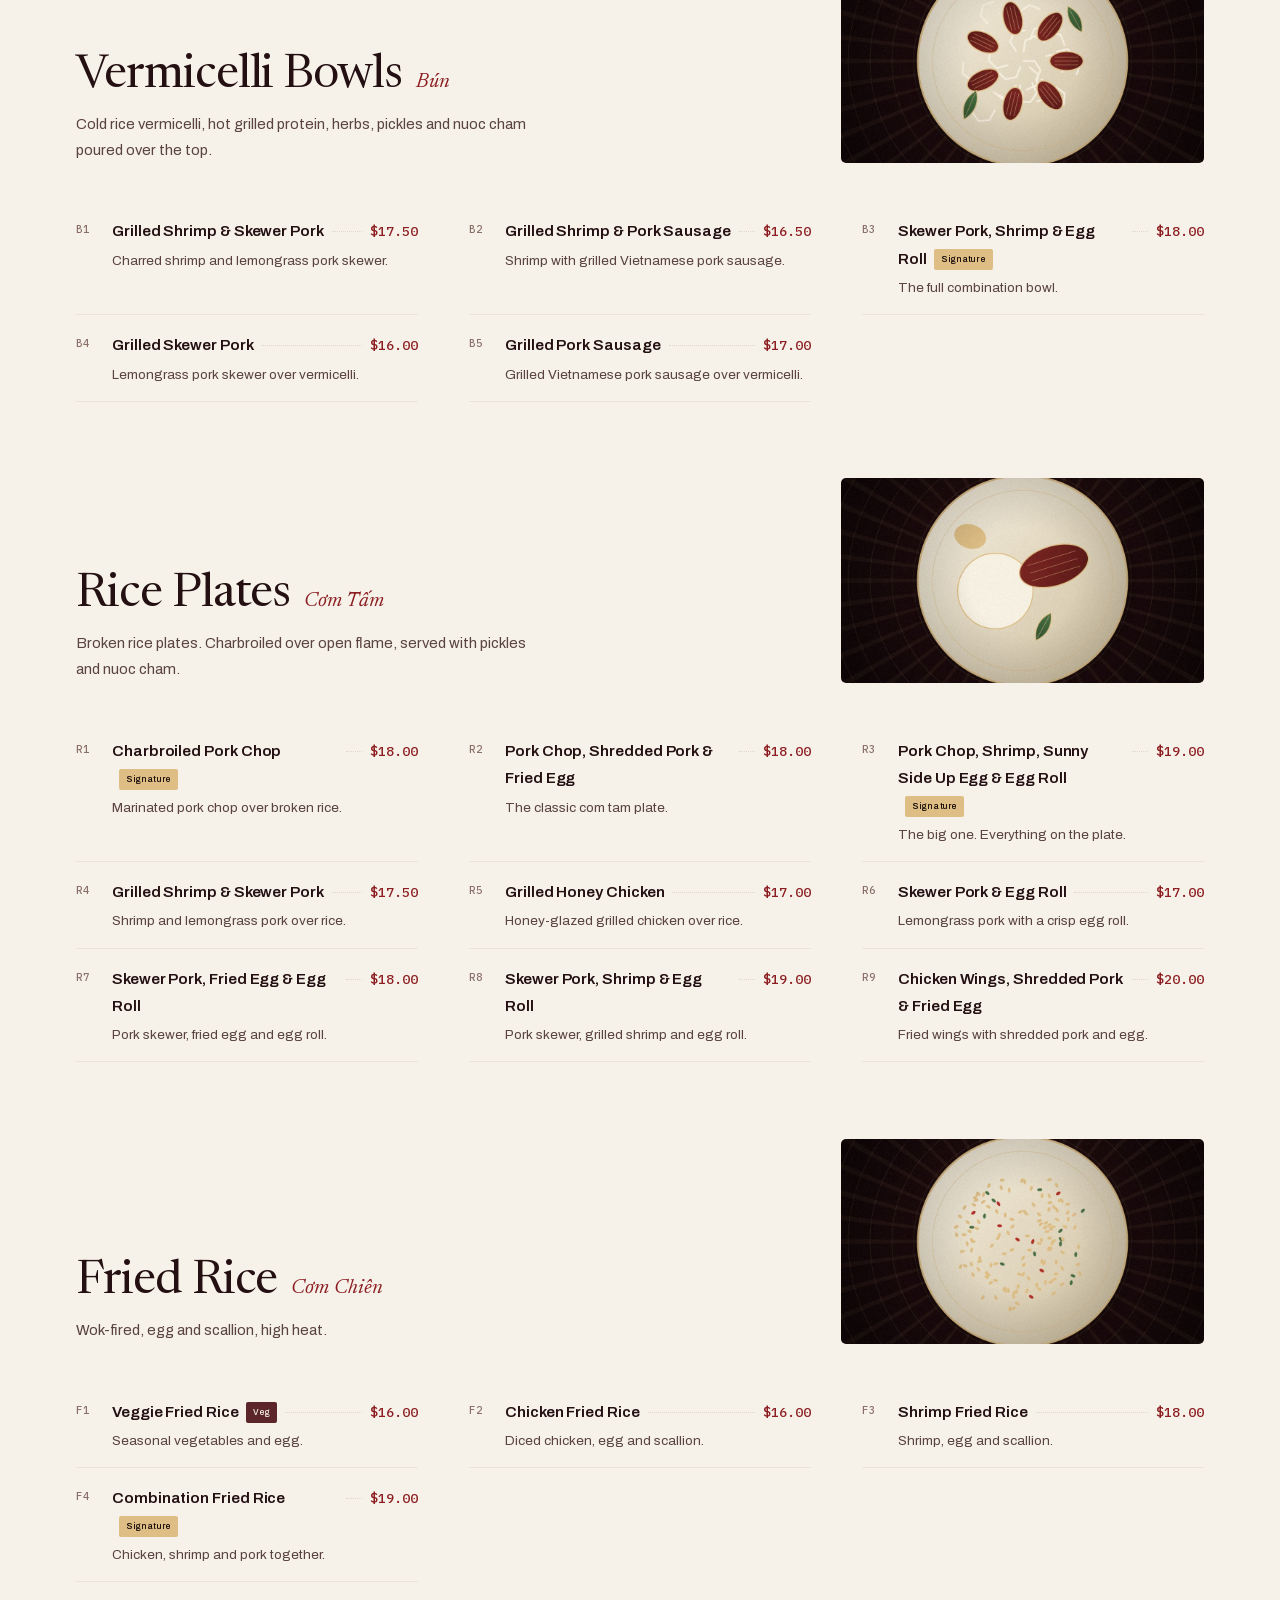
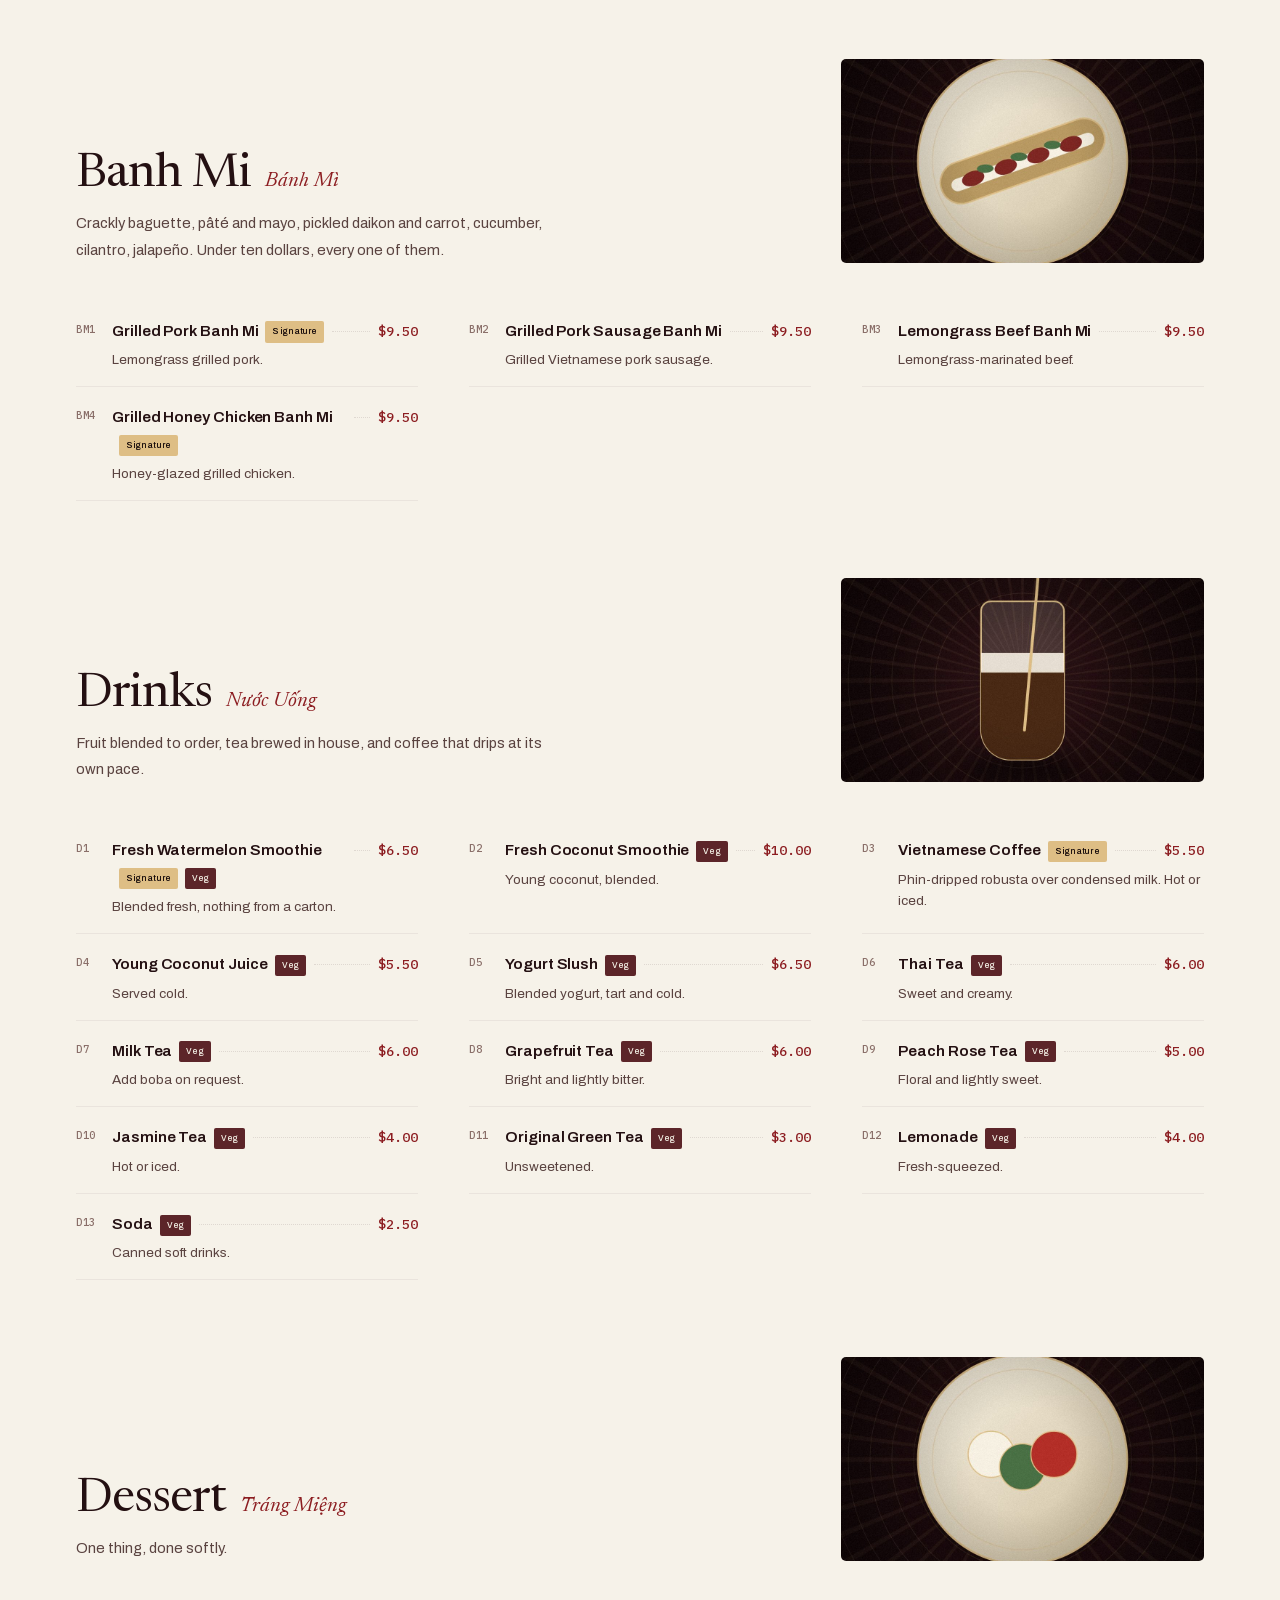
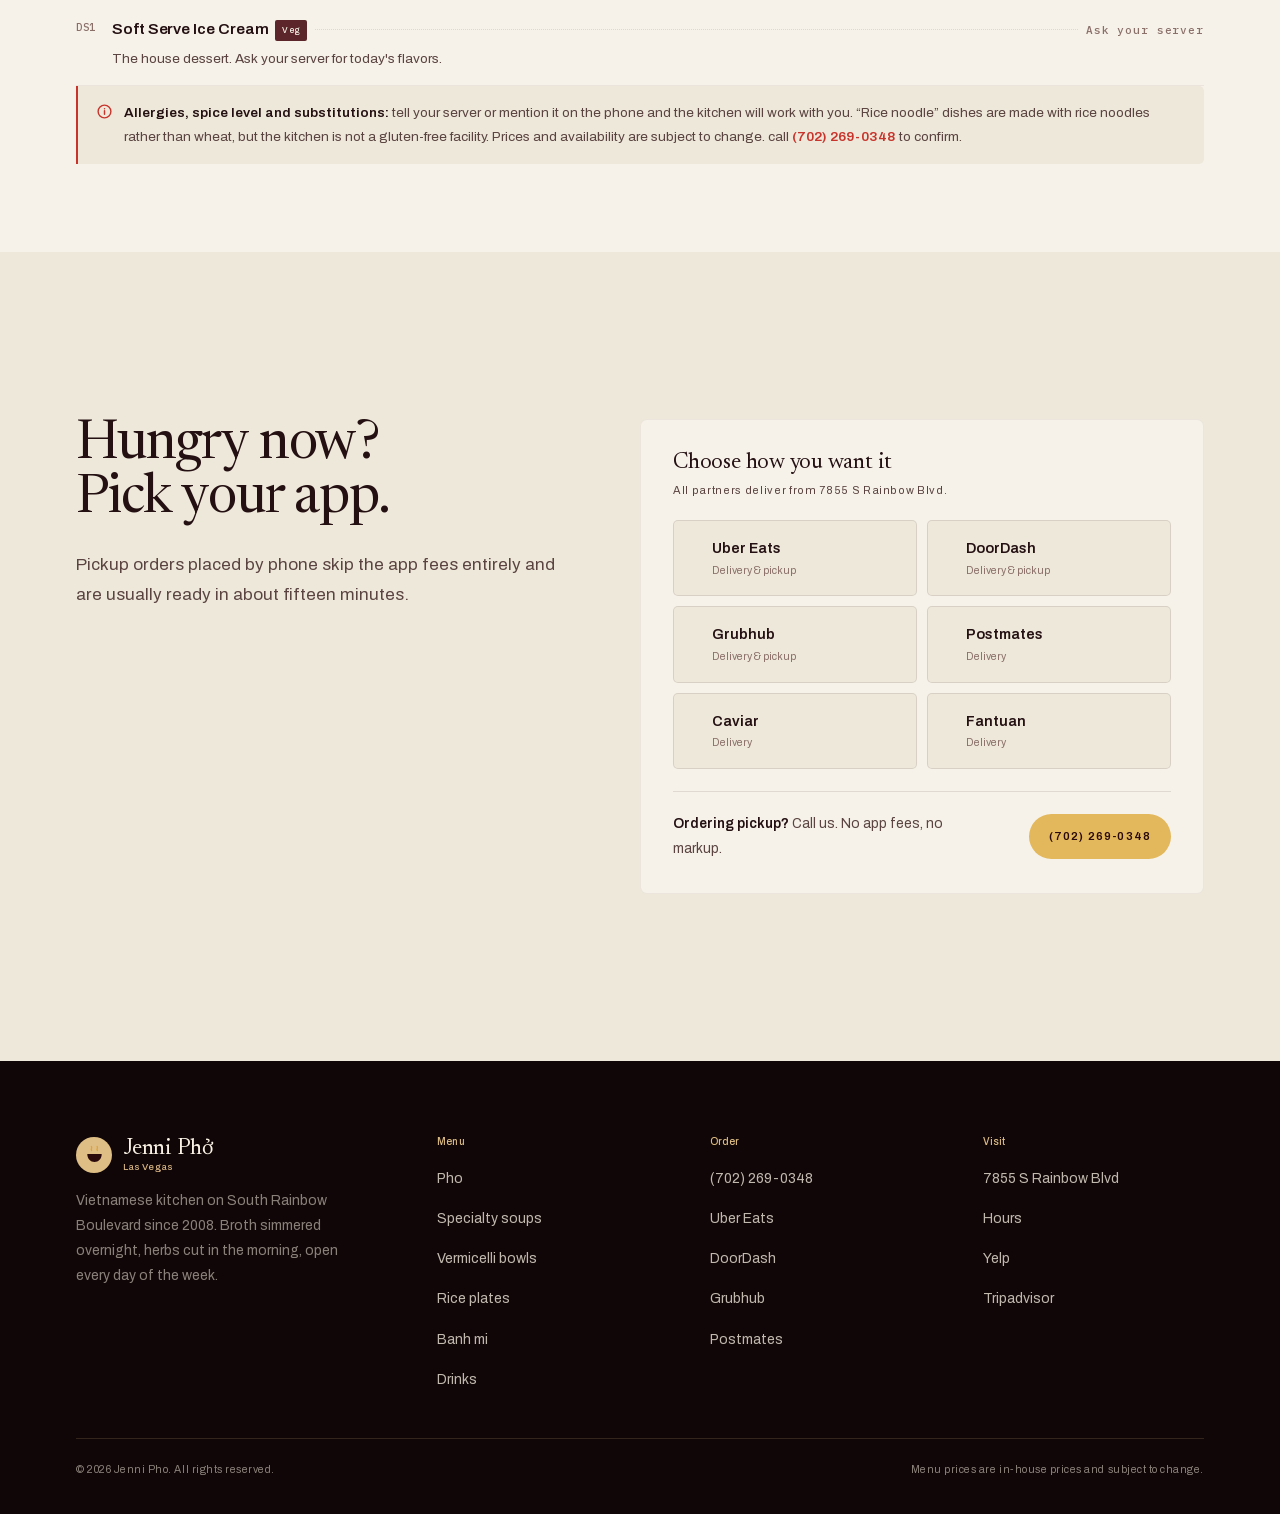
<file: menu.html>
<!doctype html>
<html lang="en">
<head>
<meta charset="utf-8">
<meta name="viewport" content="width=device-width, initial-scale=1, viewport-fit=cover">

<title>Jenni Pho Menu &amp; Prices | Pho, Banh Mi, Rice Plates in Las Vegas</title>
<meta name="description" content="The full Jenni Pho menu with prices. Oxtail pho $26, house special pho $17, banh mi $9.50, charbroiled rice plates from $17, bun bo hue, bo kho, vermicelli bowls, smoothies and Vietnamese coffee. 7855 S Rainbow Blvd, Las Vegas.">
<meta name="theme-color" content="#0E2A20">
<link rel="canonical" href="https://jennipho.com/menu.html">

<meta property="og:type" content="website">
<meta property="og:site_name" content="Jenni Pho">
<meta property="og:title" content="Jenni Pho Menu &amp; Prices, Las Vegas">
<meta property="og:description" content="Every dish, every price. Oxtail pho, banh mi under $10, charbroiled rice plates and fresh smoothies.">
<meta property="og:url" content="https://jennipho.com/menu.html">
<meta property="og:image" content="https://jennipho.com/assets/img/pho-bowl.svg">
<meta name="twitter:card" content="summary_large_image">

<link rel="icon" href="data:image/svg+xml,%3Csvg xmlns='http://www.w3.org/2000/svg' viewBox='0 0 32 32'%3E%3Ccircle cx='16' cy='16' r='16' fill='%23C0402A'/%3E%3Cpath d='M7 14h18c0 6.6-4 10.5-9 10.5S7 20.6 7 14Z' fill='%23FAF6EE'/%3E%3Cpath d='M13 9c-1.6-1.9 1.3-3 -.3-5M19 9c-1.6-1.9 1.3-3 -.3-5' stroke='%23DFA13B' stroke-width='1.6' fill='none' stroke-linecap='round'/%3E%3C/svg%3E">

<link rel="stylesheet" href="assets/fonts/fonts.css">
<link rel="stylesheet" href="assets/css/site.css">
</head>

<body>
<a class="skip-link" href="#main">Skip to content</a>

<header class="header is-solid">
  <div class="header__inner">
    <a class="brand" href="index.html" aria-label="Jenni Pho, home">
      <span class="brand__mark" aria-hidden="true">
        <svg viewBox="0 0 32 32" fill="none">
          <path d="M6 14h20c0 7-4.5 11-10 11S6 21 6 14Z" fill="#FAF6EE"/>
          <path d="M12 9c-1.8-2.1 1.5-3.4-.4-5.6M20 9c-1.8-2.1 1.5-3.4-.4-5.6"
                stroke="#DFA13B" stroke-width="1.8" stroke-linecap="round"/>
        </svg>
      </span>
      <span class="brand__text">
        <span class="brand__name">Jenni Phở</span>
        <span class="brand__sub">Las Vegas</span>
      </span>
    </a>

    <nav class="nav" aria-label="Primary">
      <a href="menu.html" aria-current="page">Menu</a>
      <a href="index.html#story">Our story</a>
      <a href="index.html#reviews">Reviews</a>
      <a href="index.html#visit">Visit</a>
    </nav>

    <div class="header__cta">
      <a class="btn btn--ghost btn--sm" data-biz="phone" href="tel:+17022690348">(702) 269-0348</a>
      <a class="btn btn--primary btn--sm" href="index.html#order">Order online</a>
      <button class="nav-toggle" type="button" aria-label="Menu" aria-expanded="false"><span></span></button>
    </div>
  </div>
</header>

<main id="main">

  <!-- ============ MENU HEADER ============ -->
  <section class="section section--tight" style="padding-top:calc(var(--header-h) + 56px)">
    <div class="shell">
      <div class="section-head" style="margin-bottom:28px">
        <h2 style="font-size:clamp(2.4rem,6vw,4rem)">Everything we make, and what it costs.</h2>
        <p>
          Prices below are our in-house menu prices for dine in and pickup. Every bowl
          of pho comes with basil, bean sprouts, lime and jalapeño on the side.
        </p>
      </div>

      <p class="hero__status" data-status
         style="border-color:var(--line);background:transparent;color:var(--text-2);margin-bottom:0">
        <span class="dot" aria-hidden="true"></span>
        <span data-status-text>Checking hours…</span>
      </p>
    </div>
  </section>

  <!-- ============ TOOLBAR ============ -->
  <div class="menu-toolbar">
    <div class="shell menu-toolbar__inner">
      <div class="menu-search">
        <svg viewBox="0 0 24 24" fill="none" stroke="currentColor" stroke-width="2"
             stroke-linecap="round" aria-hidden="true">
          <circle cx="11" cy="11" r="7"/><path d="m20 20-3.5-3.5"/>
        </svg>
        <label class="sr-only" for="menu-search">Search the menu</label>
        <input id="menu-search" type="search" placeholder="Search pho, banh mi, shrimp…"
               autocomplete="off" data-menu-search>
        <button type="button" class="menu-search__clear" aria-label="Clear search">
          <svg width="14" height="14" viewBox="0 0 24 24" fill="none" stroke="currentColor"
               stroke-width="2.4" stroke-linecap="round" aria-hidden="true">
            <path d="M18 6 6 18M6 6l12 12"/>
          </svg>
        </button>
      </div>

      <div class="chips" role="group" aria-label="Filter dishes">
        <button class="chip" type="button" data-filter="top"   aria-pressed="false">Signatures</button>
        <button class="chip" type="button" data-filter="veg"   aria-pressed="false">Vegetarian</button>
        <button class="chip" type="button" data-filter="spicy" aria-pressed="false">Spicy</button>
      </div>

      <nav class="cat-rail" data-cat-rail aria-label="Menu categories"></nav>
    </div>
  </div>

  <!-- ============ MENU ============ -->
  <div class="shell">
    <p style="padding-top:20px;font-size:13px;color:var(--text-3);letter-spacing:.04em"
       data-menu-count>60 dishes</p>
    <div data-menu></div>

    <div class="menu-note">
      <svg viewBox="0 0 24 24" fill="none" stroke="currentColor" stroke-width="2"
           stroke-linecap="round" aria-hidden="true">
        <circle cx="12" cy="12" r="9"/><path d="M12 11v5M12 8h.01"/>
      </svg>
      <div>
        <strong style="color:var(--text)">Allergies, spice level and substitutions:</strong>
        tell your server or mention it on the phone and the kitchen will work with you.
        “Rice noodle” dishes are made with rice noodles rather than wheat, but the kitchen
        is not a gluten-free facility. Prices and availability are subject to change.
        call <a data-biz="phone" href="tel:+17022690348"
        style="color:var(--chilli);font-weight:600">(702) 269-0348</a> to confirm.
      </div>
    </div>
  </div>

  <!-- ============ ORDER ============ -->
  <section class="section section--paper2" id="order" style="margin-top:clamp(56px,7vw,88px)">
    <div class="shell">
      <div class="order-grid">
        <div>
          <h2 style="font-size:clamp(2.1rem,4.6vw,3.35rem);margin-bottom:22px">
            Hungry now? Pick your app.
          </h2>
          <p style="color:var(--text-2);max-width:48ch">
            Pickup orders placed by phone skip the app fees entirely and are usually
            ready in about fifteen minutes.
          </p>
        </div>

        <div class="order-panel">
          <h3>Choose how you want it</h3>
          <p>All partners deliver from 7855 S Rainbow Blvd.</p>
          <div class="partners" data-partners></div>
          <div class="order-direct">
            <p><strong style="color:var(--text)">Ordering pickup?</strong>
               Call us. No app fees, no markup.</p>
            <a class="btn btn--primary btn--sm" data-biz="phone" href="tel:+17022690348">(702) 269-0348</a>
          </div>
        </div>
      </div>
    </div>
  </section>
</main>

<footer class="footer">
  <div class="shell">
    <div class="footer__grid">
      <div class="footer__brand">
        <div class="brand">
          <span class="brand__mark" aria-hidden="true">
            <svg viewBox="0 0 32 32" fill="none">
              <path d="M6 14h20c0 7-4.5 11-10 11S6 21 6 14Z" fill="#FAF6EE"/>
              <path d="M12 9c-1.8-2.1 1.5-3.4-.4-5.6M20 9c-1.8-2.1 1.5-3.4-.4-5.6"
                    stroke="#DFA13B" stroke-width="1.8" stroke-linecap="round"/>
            </svg>
          </span>
          <span class="brand__text">
            <span class="brand__name">Jenni Phở</span>
            <span class="brand__sub">Las Vegas</span>
          </span>
        </div>
        <p>
          Vietnamese kitchen on South Rainbow Boulevard since 2008. Broth simmered
          overnight, herbs cut in the morning, open every day of the week.
        </p>
      </div>

      <div>
        <h4>Menu</h4>
        <ul>
          <li><a href="#cat-pho">Pho</a></li>
          <li><a href="#cat-soups">Specialty soups</a></li>
          <li><a href="#cat-vermicelli">Vermicelli bowls</a></li>
          <li><a href="#cat-rice">Rice plates</a></li>
          <li><a href="#cat-banhmi">Banh mi</a></li>
          <li><a href="#cat-drinks">Drinks</a></li>
        </ul>
      </div>

      <div>
        <h4>Order</h4>
        <ul>
          <li><a data-biz="phone" href="tel:+17022690348">Call for pickup</a></li>
          <li><a href="https://www.ubereats.com/store/jenni-pho/cLVe99YFQyiZ_S1NcGjbRg" target="_blank" rel="noopener noreferrer">Uber Eats</a></li>
          <li><a href="https://www.doordash.com/store/jenni-pho-las-vegas-71439/" target="_blank" rel="noopener noreferrer">DoorDash</a></li>
          <li><a href="https://www.grubhub.com/restaurant/jenni-pho-7855-s-rainbow-blvd-las-vegas/1659601" target="_blank" rel="noopener noreferrer">Grubhub</a></li>
          <li><a href="https://postmates.com/store/jenni-pho/cLVe99YFQyiZ_S1NcGjbRg" target="_blank" rel="noopener noreferrer">Postmates</a></li>
        </ul>
      </div>

      <div>
        <h4>Visit</h4>
        <ul>
          <li><a href="https://www.google.com/maps/search/?api=1&amp;query=Jenni+Pho+7855+S+Rainbow+Blvd+Las+Vegas+NV+89139" target="_blank" rel="noopener noreferrer">7855 S Rainbow Blvd</a></li>
          <li><a href="index.html#visit">Hours</a></li>
          <li><a href="https://www.yelp.com/biz/jenni-pho-las-vegas-7" target="_blank" rel="noopener noreferrer">Yelp</a></li>
          <li><a href="https://www.tripadvisor.com/Restaurant_Review-g45963-d4948636-Reviews-Jenni_Pho-Las_Vegas_Nevada.html" target="_blank" rel="noopener noreferrer">Tripadvisor</a></li>
        </ul>
      </div>
    </div>

    <div class="footer__bottom">
      <span>&copy; <span data-year>2026</span> Jenni Pho. All rights reserved.</span>
      <span>Menu prices are in-house prices and subject to change.</span>
    </div>
  </div>
</footer>

<script src="assets/js/data.js"></script>
<script src="assets/js/site.js"></script>
<script>
/* Emit Menu structured data from the same data file the page renders from,
   so the markup and the search-engine view can never drift apart. */
(function () {
  var doc = {
    "@context": "https://schema.org",
    "@type": "Menu",
    "name": "Jenni Pho Menu",
    "inLanguage": "en-US",
    "hasMenuSection": MENU.map(function (c) {
      return {
        "@type": "MenuSection",
        "name": c.name,
        "description": c.blurb,
        "hasMenuItem": c.items.map(function (i) {
          var item = { "@type": "MenuItem", "name": i.name };
          if (i.desc) item.description = i.desc;
          if (i.price != null) {
            item.offers = { "@type": "Offer", "price": i.price.toFixed(2), "priceCurrency": "USD" };
          }
          if (i.tags && i.tags.indexOf("veg") !== -1) item.suitableForDiet = "https://schema.org/VegetarianDiet";
          return item;
        })
      };
    })
  };
  var s = document.createElement("script");
  s.type = "application/ld+json";
  s.textContent = JSON.stringify(doc);
  document.head.appendChild(s);
})();
</script>
</body>
</html>
</file>
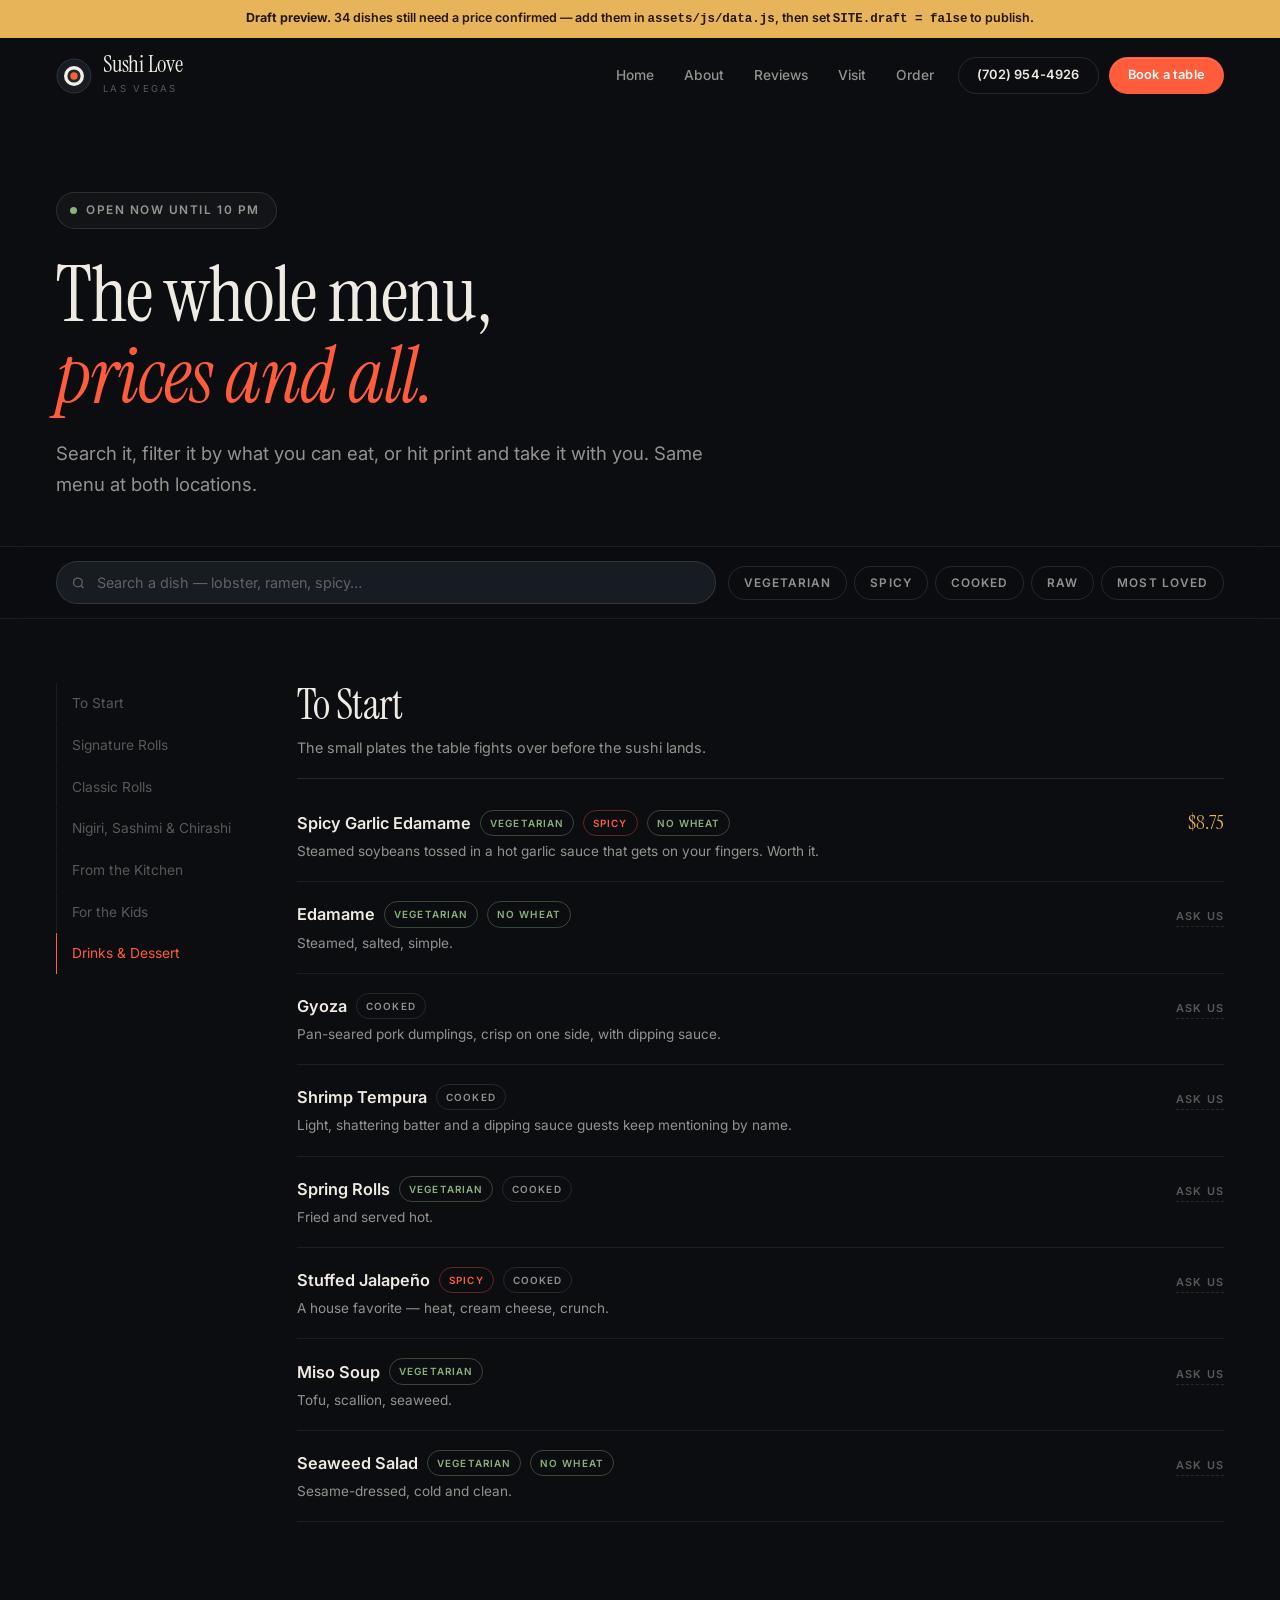
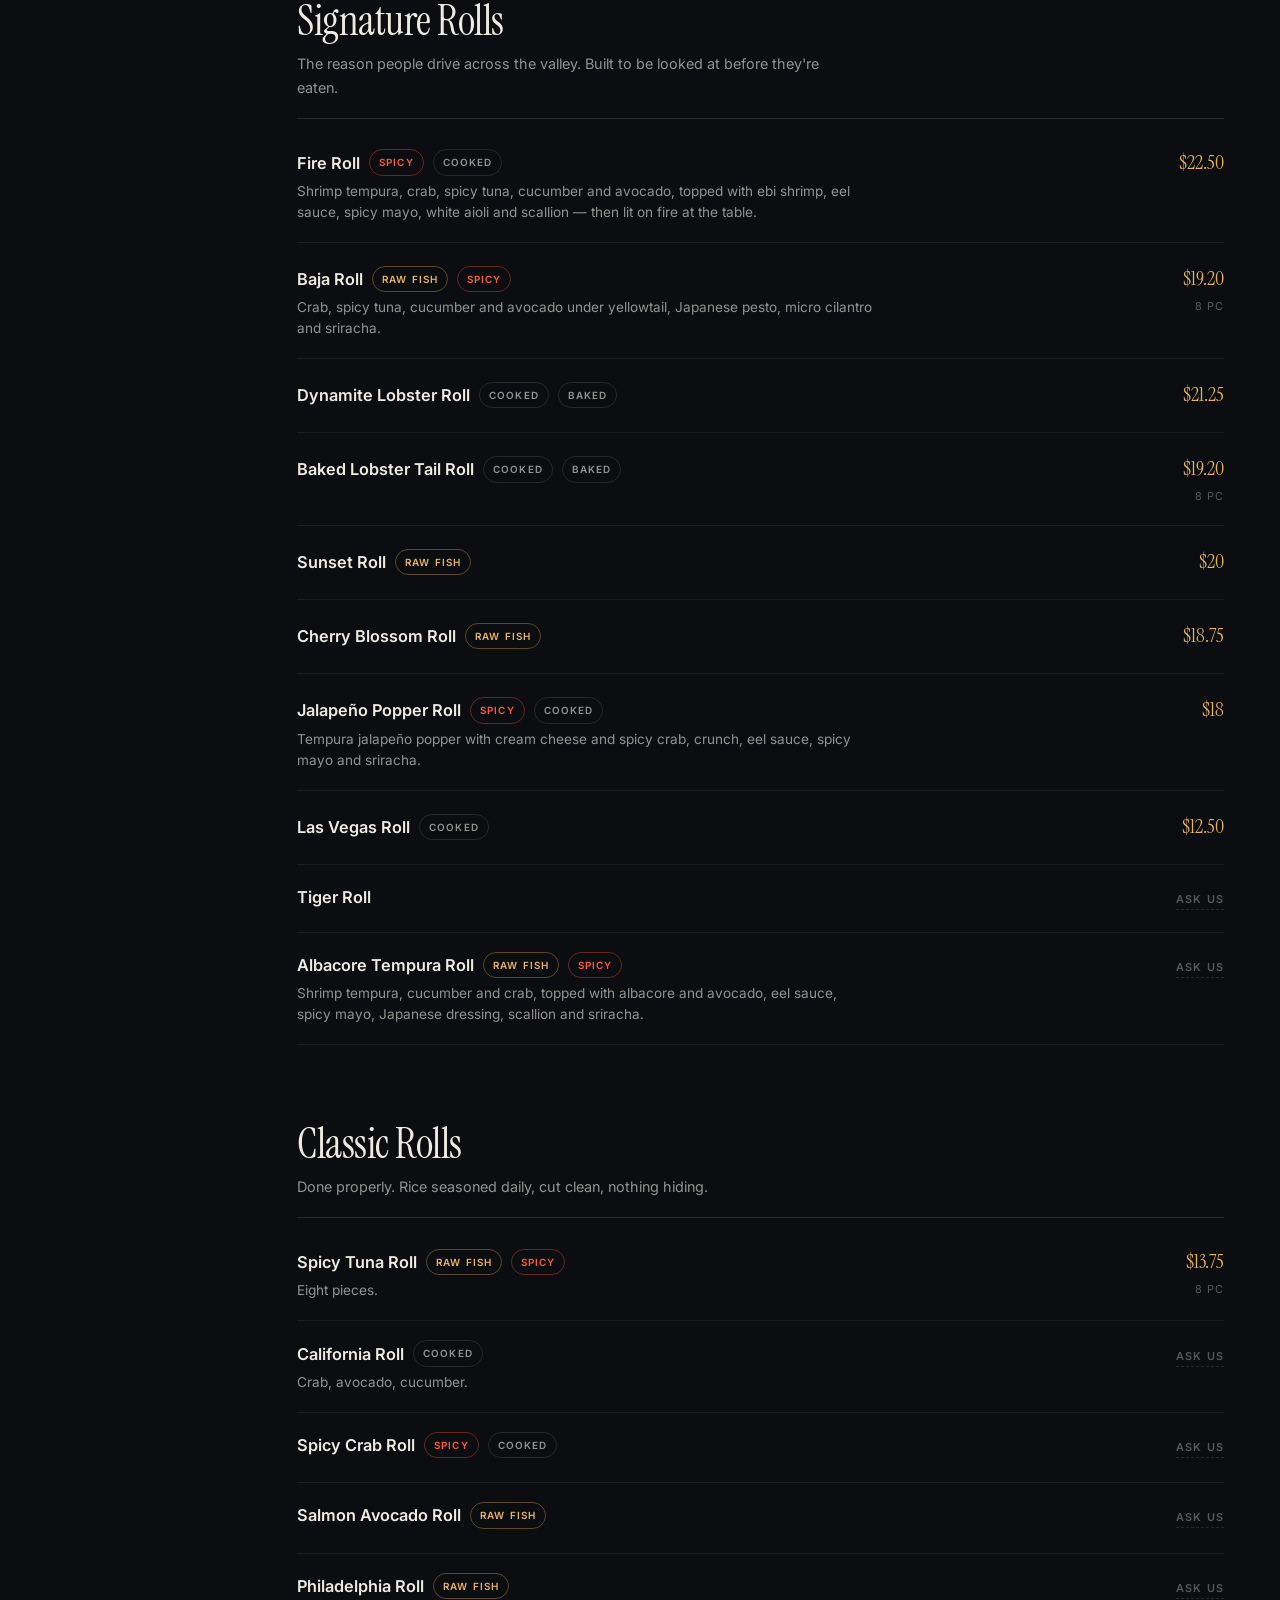
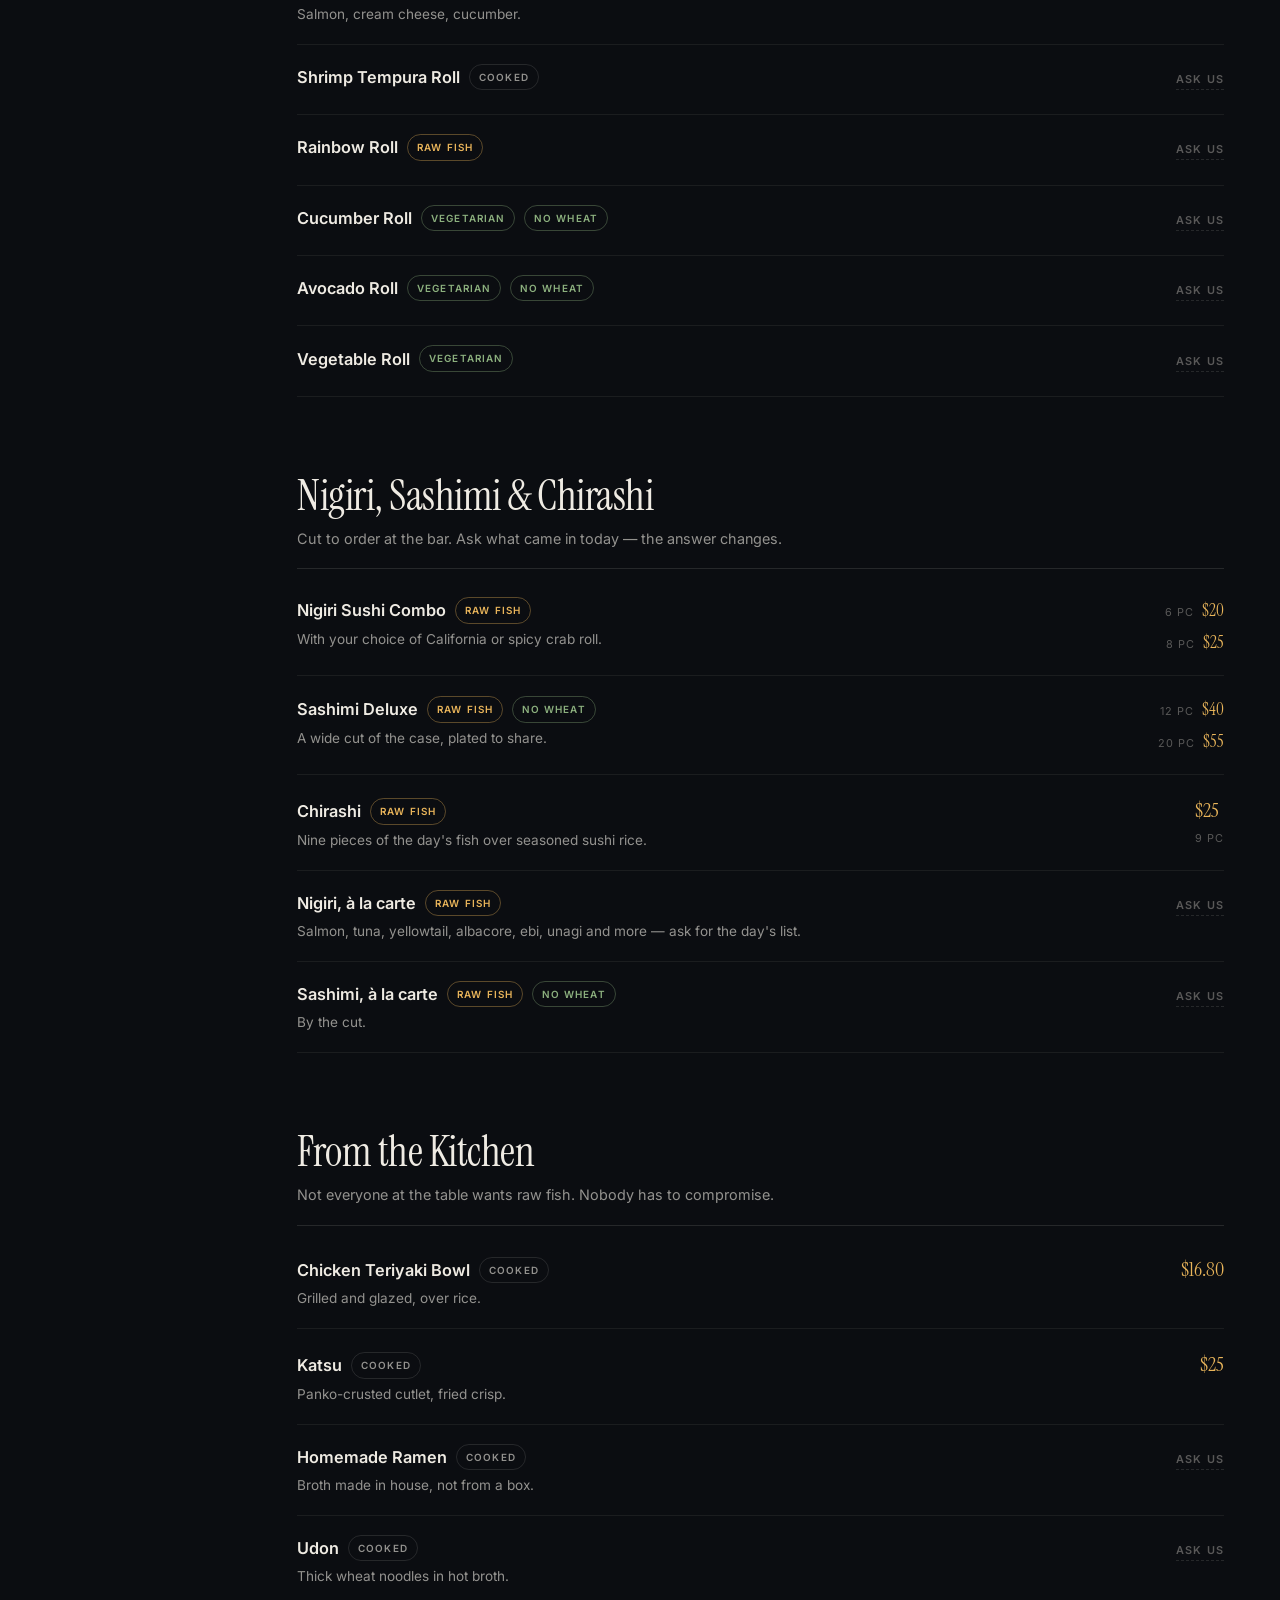
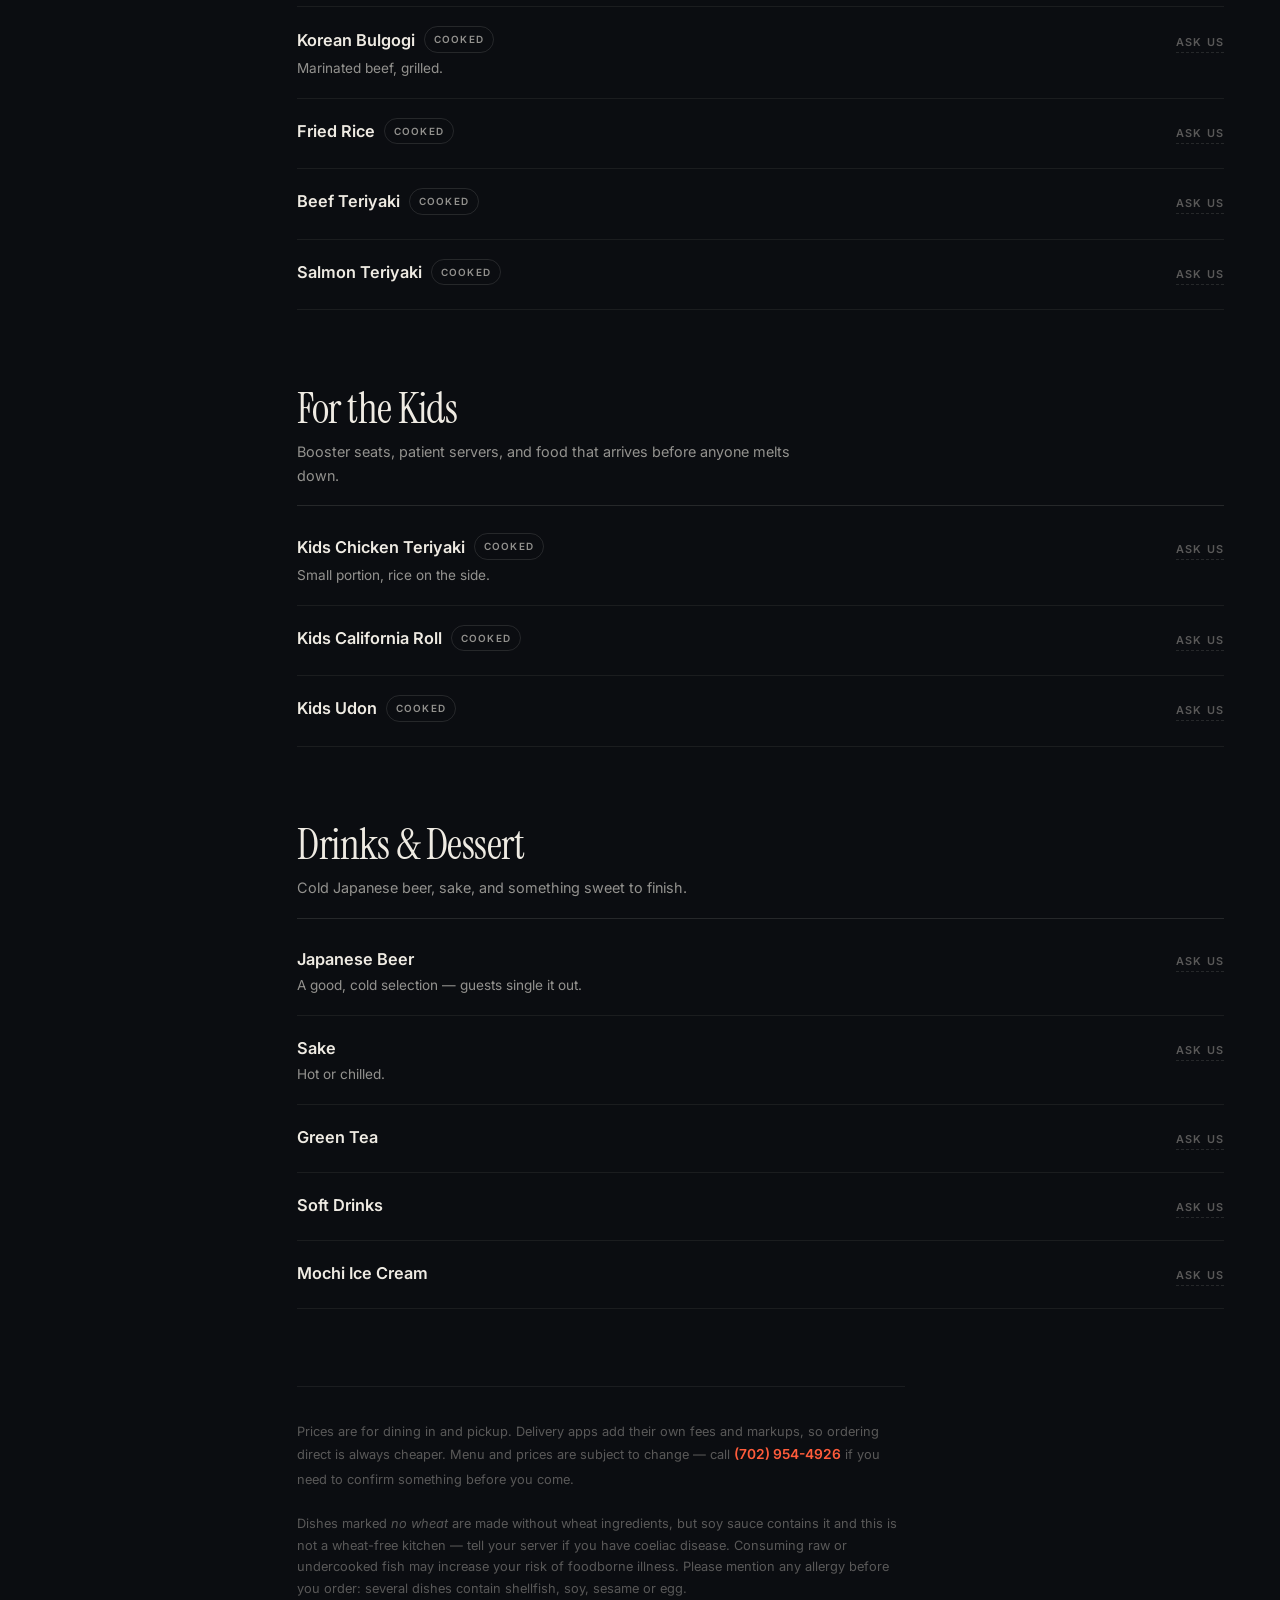
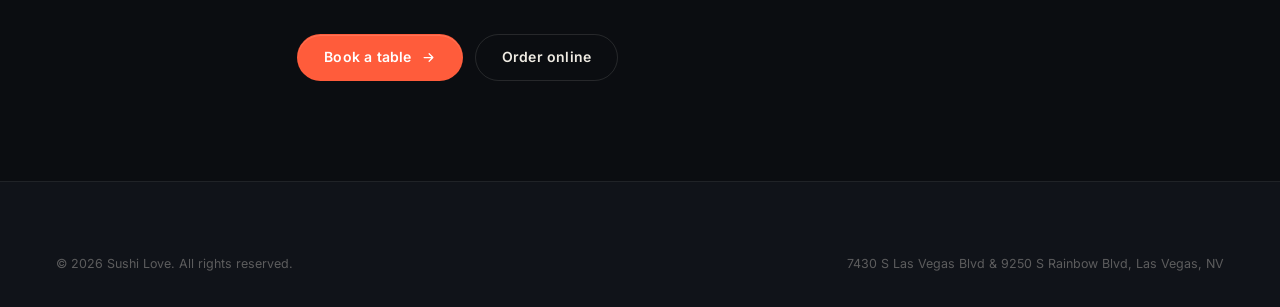
<file: sushi-love/menu.html>
<!doctype html>
<html lang="en">
<head>
<meta charset="utf-8">
<meta name="viewport" content="width=device-width, initial-scale=1, viewport-fit=cover">

<title>Menu &amp; Prices — Sushi Love, Las Vegas | Rolls, Sashimi, Ramen</title>
<meta name="description" content="The full Sushi Love menu with prices: signature rolls from $12.50, nigiri and sashimi combinations, chirashi, homemade ramen, teriyaki and Korean bulgogi. Search it, filter it, print it.">
<meta name="theme-color" content="#0B0D11">
<link rel="canonical" href="https://sushilovelv.com/menu.html">

<meta property="og:type" content="website">
<meta property="og:site_name" content="Sushi Love">
<meta property="og:title" content="Menu &amp; Prices — Sushi Love, Las Vegas">
<meta property="og:description" content="Signature rolls, nigiri, sashimi, chirashi, homemade ramen and teriyaki — the whole menu, with prices.">
<meta property="og:url" content="https://sushilovelv.com/menu.html">
<meta property="og:image" content="https://sushilovelv.com/assets/img/sashimi.svg">
<meta name="twitter:card" content="summary_large_image">

<link rel="icon" href="data:image/svg+xml,%3Csvg xmlns='http://www.w3.org/2000/svg' viewBox='0 0 32 32'%3E%3Crect width='32' height='32' rx='9' fill='%230B0D11'/%3E%3Ccircle cx='16' cy='17' r='9' fill='%23F4EFE6'/%3E%3Ccircle cx='16' cy='17' r='6' fill='%231E2A2B'/%3E%3Ccircle cx='16' cy='17' r='3.4' fill='%23FF5C3B'/%3E%3C/svg%3E">

<link rel="preconnect" href="https://fonts.googleapis.com">
<link rel="preconnect" href="https://fonts.gstatic.com" crossorigin>
<link rel="stylesheet" href="https://fonts.googleapis.com/css2?family=Instrument+Serif:ital@0;1&family=Inter:wght@400;500;600;700&display=swap">
<link rel="stylesheet" href="assets/css/site.css">
</head>

<body>
<a class="skip-link" href="#main">Skip to content</a>

<header class="header">
  <div class="header__inner">
    <a class="brand" href="./" aria-label="Sushi Love, home">
      <span class="brand__mark" aria-hidden="true">
        <svg viewBox="0 0 36 36" fill="none">
          <circle cx="18" cy="18" r="17" fill="#171B22" stroke="rgba(239,235,227,.14)"/>
          <circle cx="18" cy="18" r="10" fill="#F4EFE6"/>
          <circle cx="18" cy="18" r="6.6" fill="#1E2A2B"/>
          <circle cx="18" cy="18" r="3.7" fill="#FF5C3B"/>
        </svg>
      </span>
      <span class="brand__text">
        <span class="brand__name">Sushi Love</span>
        <span class="brand__sub">Las Vegas</span>
      </span>
    </a>

    <nav class="nav" aria-label="Primary">
      <a href="./">Home</a>
      <a href="./#about">About</a>
      <a href="./#reviews">Reviews</a>
      <a href="./#visit">Visit</a>
      <a href="./#order">Order</a>
    </nav>

    <div class="header__cta">
      <a class="btn btn--ghost btn--sm" data-phone href="tel:+17029544926">(702) 954-4926</a>
      <a class="btn btn--sm" href="./#book">Book a table</a>
      <button class="nav-toggle" type="button" aria-label="Menu" aria-expanded="false"><span></span></button>
    </div>
  </div>
</header>

<main id="main">

  <section class="menu-hero">
    <div class="wrap">
      <p class="status" data-status>
        <span class="dot" aria-hidden="true"></span>
        <span data-status-text>Checking today's hours…</span>
      </p>
      <h1>The whole menu,<br><em>prices and all.</em></h1>
      <p class="lede">
        Search it, filter it by what you can eat, or hit print and take it with you.
        Same menu at both locations.
      </p>
    </div>
  </section>

  <div class="menu-tools">
    <div class="wrap menu-tools__inner">
      <div class="search">
        <svg viewBox="0 0 24 24" fill="none" stroke="currentColor" stroke-width="2" aria-hidden="true"><circle cx="11" cy="11" r="7"/><path d="m20 20-3.5-3.5"/></svg>
        <label class="skip-link" for="q">Search the menu</label>
        <input id="q" type="search" data-search placeholder="Search a dish — lobster, ramen, spicy…" autocomplete="off">
      </div>
      <div class="filters" role="group" aria-label="Filter the menu">
        <button class="filter" type="button" data-filter="veg"    aria-pressed="false">Vegetarian</button>
        <button class="filter" type="button" data-filter="spicy"  aria-pressed="false">Spicy</button>
        <button class="filter" type="button" data-filter="cooked" aria-pressed="false">Cooked</button>
        <button class="filter" type="button" data-filter="raw"    aria-pressed="false">Raw</button>
        <button class="filter" type="button" data-filter="top"    aria-pressed="false">Most loved</button>
      </div>
    </div>
  </div>

  <div class="wrap menu-layout">
    <nav class="rail" data-rail aria-label="Menu categories"></nav>

    <div>
      <div data-menu></div>

      <p class="menu-foot">
        Prices are for dining in and pickup. Delivery apps add their own fees and
        markups, so ordering direct is always cheaper. Menu and prices are subject
        to change — call
        <a class="link" data-phone href="tel:+17029544926">(702) 954-4926</a>
        if you need to confirm something before you come.
        <br><br>
        Dishes marked <em>no wheat</em> are made without wheat ingredients, but soy
        sauce contains it and this is not a wheat-free kitchen — tell your server if
        you have coeliac disease. Consuming raw or undercooked fish may increase your
        risk of foodborne illness. Please mention any allergy before you order:
        several dishes contain shellfish, soy, sesame or egg.
      </p>

      <div style="display:flex; flex-wrap:wrap; gap:12px; margin-top:34px">
        <a class="btn" href="./#book">Book a table <svg class="arw" width="15" height="15" viewBox="0 0 24 24" fill="none" stroke="currentColor" stroke-width="2" stroke-linecap="round" stroke-linejoin="round" aria-hidden="true"><path d="M5 12h14M13 6l6 6-6 6"/></svg></a>
        <a class="btn btn--ghost" href="./#order">Order online</a>
      </div>
    </div>
  </div>

</main>

<footer class="footer">
  <div class="wrap">
    <div class="footer__bar" style="border:0; padding:0">
      <span>&copy; <span id="yr">2026</span> Sushi Love. All rights reserved.</span>
      <span>7430 S Las Vegas Blvd &amp; 9250 S Rainbow Blvd, Las Vegas, NV</span>
    </div>
  </div>
</footer>

<div class="dock">
  <a class="btn btn--ghost" data-phone href="tel:+17029544926">Call</a>
  <a class="btn" href="./#book">Book a table</a>
</div>

<script src="assets/js/data.js"></script>
<script src="assets/js/site.js"></script>
<script>document.getElementById("yr").textContent = new Date().getFullYear();</script>
</body>
</html>
</file>
<file: assets/fonts/fonts.css>
/* Self-hosted so the Vietnamese diacritics are guaranteed and the
   page needs no third-party request. Regenerate with
   tools/fetch-fonts.py. */

@font-face {
  font-family: 'Archivo';
  font-style: normal;
  font-weight: 400;
  font-display: swap;
  src: url('archivo-400-normal-vietnamese.woff2') format('woff2');
  unicode-range: U+0102-0103, U+0110-0111, U+0128-0129, U+0168-0169, U+01A0-01A1, U+01AF-01B0, U+0300-0301, U+0303-0304, U+0308-0309, U+0323, U+0329, U+1EA0-1EF9, U+20AB;
}
@font-face {
  font-family: 'Archivo';
  font-style: normal;
  font-weight: 400;
  font-display: swap;
  src: url('archivo-400-normal-latin-ext.woff2') format('woff2');
  unicode-range: U+0100-02BA, U+02BD-02C5, U+02C7-02CC, U+02CE-02D7, U+02DD-02FF, U+0304, U+0308, U+0329, U+1D00-1DBF, U+1E00-1E9F, U+1EF2-1EFF, U+2020, U+20A0-20AB, U+20AD-20C0, U+2113, U+2C60-2C7F, U+A720-A7FF;
}
@font-face {
  font-family: 'Archivo';
  font-style: normal;
  font-weight: 400;
  font-display: swap;
  src: url('archivo-400-normal-latin.woff2') format('woff2');
  unicode-range: U+0000-00FF, U+0131, U+0152-0153, U+02BB-02BC, U+02C6, U+02DA, U+02DC, U+0304, U+0308, U+0329, U+2000-206F, U+20AC, U+2122, U+2191, U+2193, U+2212, U+2215, U+FEFF, U+FFFD;
}
@font-face {
  font-family: 'Archivo';
  font-style: normal;
  font-weight: 500;
  font-display: swap;
  src: url('archivo-500-normal-vietnamese.woff2') format('woff2');
  unicode-range: U+0102-0103, U+0110-0111, U+0128-0129, U+0168-0169, U+01A0-01A1, U+01AF-01B0, U+0300-0301, U+0303-0304, U+0308-0309, U+0323, U+0329, U+1EA0-1EF9, U+20AB;
}
@font-face {
  font-family: 'Archivo';
  font-style: normal;
  font-weight: 500;
  font-display: swap;
  src: url('archivo-500-normal-latin-ext.woff2') format('woff2');
  unicode-range: U+0100-02BA, U+02BD-02C5, U+02C7-02CC, U+02CE-02D7, U+02DD-02FF, U+0304, U+0308, U+0329, U+1D00-1DBF, U+1E00-1E9F, U+1EF2-1EFF, U+2020, U+20A0-20AB, U+20AD-20C0, U+2113, U+2C60-2C7F, U+A720-A7FF;
}
@font-face {
  font-family: 'Archivo';
  font-style: normal;
  font-weight: 500;
  font-display: swap;
  src: url('archivo-500-normal-latin.woff2') format('woff2');
  unicode-range: U+0000-00FF, U+0131, U+0152-0153, U+02BB-02BC, U+02C6, U+02DA, U+02DC, U+0304, U+0308, U+0329, U+2000-206F, U+20AC, U+2122, U+2191, U+2193, U+2212, U+2215, U+FEFF, U+FFFD;
}
@font-face {
  font-family: 'Archivo';
  font-style: normal;
  font-weight: 600;
  font-display: swap;
  src: url('archivo-600-normal-vietnamese.woff2') format('woff2');
  unicode-range: U+0102-0103, U+0110-0111, U+0128-0129, U+0168-0169, U+01A0-01A1, U+01AF-01B0, U+0300-0301, U+0303-0304, U+0308-0309, U+0323, U+0329, U+1EA0-1EF9, U+20AB;
}
@font-face {
  font-family: 'Archivo';
  font-style: normal;
  font-weight: 600;
  font-display: swap;
  src: url('archivo-600-normal-latin-ext.woff2') format('woff2');
  unicode-range: U+0100-02BA, U+02BD-02C5, U+02C7-02CC, U+02CE-02D7, U+02DD-02FF, U+0304, U+0308, U+0329, U+1D00-1DBF, U+1E00-1E9F, U+1EF2-1EFF, U+2020, U+20A0-20AB, U+20AD-20C0, U+2113, U+2C60-2C7F, U+A720-A7FF;
}
@font-face {
  font-family: 'Archivo';
  font-style: normal;
  font-weight: 600;
  font-display: swap;
  src: url('archivo-600-normal-latin.woff2') format('woff2');
  unicode-range: U+0000-00FF, U+0131, U+0152-0153, U+02BB-02BC, U+02C6, U+02DA, U+02DC, U+0304, U+0308, U+0329, U+2000-206F, U+20AC, U+2122, U+2191, U+2193, U+2212, U+2215, U+FEFF, U+FFFD;
}
@font-face {
  font-family: 'IBM Plex Mono';
  font-style: normal;
  font-weight: 400;
  font-display: swap;
  src: url('ibmplexmono-400-normal-vietnamese.woff2') format('woff2');
  unicode-range: U+0102-0103, U+0110-0111, U+0128-0129, U+0168-0169, U+01A0-01A1, U+01AF-01B0, U+0300-0301, U+0303-0304, U+0308-0309, U+0323, U+0329, U+1EA0-1EF9, U+20AB;
}
@font-face {
  font-family: 'IBM Plex Mono';
  font-style: normal;
  font-weight: 400;
  font-display: swap;
  src: url('ibmplexmono-400-normal-latin-ext.woff2') format('woff2');
  unicode-range: U+0100-02BA, U+02BD-02C5, U+02C7-02CC, U+02CE-02D7, U+02DD-02FF, U+0304, U+0308, U+0329, U+1D00-1DBF, U+1E00-1E9F, U+1EF2-1EFF, U+2020, U+20A0-20AB, U+20AD-20C0, U+2113, U+2C60-2C7F, U+A720-A7FF;
}
@font-face {
  font-family: 'IBM Plex Mono';
  font-style: normal;
  font-weight: 400;
  font-display: swap;
  src: url('ibmplexmono-400-normal-latin.woff2') format('woff2');
  unicode-range: U+0000-00FF, U+0131, U+0152-0153, U+02BB-02BC, U+02C6, U+02DA, U+02DC, U+0304, U+0308, U+0329, U+2000-206F, U+20AC, U+2122, U+2191, U+2193, U+2212, U+2215, U+FEFF, U+FFFD;
}
@font-face {
  font-family: 'IBM Plex Mono';
  font-style: normal;
  font-weight: 500;
  font-display: swap;
  src: url('ibmplexmono-500-normal-vietnamese.woff2') format('woff2');
  unicode-range: U+0102-0103, U+0110-0111, U+0128-0129, U+0168-0169, U+01A0-01A1, U+01AF-01B0, U+0300-0301, U+0303-0304, U+0308-0309, U+0323, U+0329, U+1EA0-1EF9, U+20AB;
}
@font-face {
  font-family: 'IBM Plex Mono';
  font-style: normal;
  font-weight: 500;
  font-display: swap;
  src: url('ibmplexmono-500-normal-latin-ext.woff2') format('woff2');
  unicode-range: U+0100-02BA, U+02BD-02C5, U+02C7-02CC, U+02CE-02D7, U+02DD-02FF, U+0304, U+0308, U+0329, U+1D00-1DBF, U+1E00-1E9F, U+1EF2-1EFF, U+2020, U+20A0-20AB, U+20AD-20C0, U+2113, U+2C60-2C7F, U+A720-A7FF;
}
@font-face {
  font-family: 'IBM Plex Mono';
  font-style: normal;
  font-weight: 500;
  font-display: swap;
  src: url('ibmplexmono-500-normal-latin.woff2') format('woff2');
  unicode-range: U+0000-00FF, U+0131, U+0152-0153, U+02BB-02BC, U+02C6, U+02DA, U+02DC, U+0304, U+0308, U+0329, U+2000-206F, U+20AC, U+2122, U+2191, U+2193, U+2212, U+2215, U+FEFF, U+FFFD;
}
@font-face {
  font-family: 'Newsreader';
  font-style: italic;
  font-weight: 400;
  font-display: swap;
  src: url('newsreader-400-italic-vietnamese.woff2') format('woff2');
  unicode-range: U+0102-0103, U+0110-0111, U+0128-0129, U+0168-0169, U+01A0-01A1, U+01AF-01B0, U+0300-0301, U+0303-0304, U+0308-0309, U+0323, U+0329, U+1EA0-1EF9, U+20AB;
}
@font-face {
  font-family: 'Newsreader';
  font-style: italic;
  font-weight: 400;
  font-display: swap;
  src: url('newsreader-400-italic-latin-ext.woff2') format('woff2');
  unicode-range: U+0100-02BA, U+02BD-02C5, U+02C7-02CC, U+02CE-02D7, U+02DD-02FF, U+0304, U+0308, U+0329, U+1D00-1DBF, U+1E00-1E9F, U+1EF2-1EFF, U+2020, U+20A0-20AB, U+20AD-20C0, U+2113, U+2C60-2C7F, U+A720-A7FF;
}
@font-face {
  font-family: 'Newsreader';
  font-style: italic;
  font-weight: 400;
  font-display: swap;
  src: url('newsreader-400-italic-latin.woff2') format('woff2');
  unicode-range: U+0000-00FF, U+0131, U+0152-0153, U+02BB-02BC, U+02C6, U+02DA, U+02DC, U+0304, U+0308, U+0329, U+2000-206F, U+20AC, U+2122, U+2191, U+2193, U+2212, U+2215, U+FEFF, U+FFFD;
}
@font-face {
  font-family: 'Newsreader';
  font-style: normal;
  font-weight: 400;
  font-display: swap;
  src: url('newsreader-400-normal-vietnamese.woff2') format('woff2');
  unicode-range: U+0102-0103, U+0110-0111, U+0128-0129, U+0168-0169, U+01A0-01A1, U+01AF-01B0, U+0300-0301, U+0303-0304, U+0308-0309, U+0323, U+0329, U+1EA0-1EF9, U+20AB;
}
@font-face {
  font-family: 'Newsreader';
  font-style: normal;
  font-weight: 400;
  font-display: swap;
  src: url('newsreader-400-normal-latin-ext.woff2') format('woff2');
  unicode-range: U+0100-02BA, U+02BD-02C5, U+02C7-02CC, U+02CE-02D7, U+02DD-02FF, U+0304, U+0308, U+0329, U+1D00-1DBF, U+1E00-1E9F, U+1EF2-1EFF, U+2020, U+20A0-20AB, U+20AD-20C0, U+2113, U+2C60-2C7F, U+A720-A7FF;
}
@font-face {
  font-family: 'Newsreader';
  font-style: normal;
  font-weight: 400;
  font-display: swap;
  src: url('newsreader-400-normal-latin.woff2') format('woff2');
  unicode-range: U+0000-00FF, U+0131, U+0152-0153, U+02BB-02BC, U+02C6, U+02DA, U+02DC, U+0304, U+0308, U+0329, U+2000-206F, U+20AC, U+2122, U+2191, U+2193, U+2212, U+2215, U+FEFF, U+FFFD;
}
</file>
<file: assets/css/site.css>
/* ============================================================
   Jenni Pho site styles
   Palette taken from a pho table: jade, bone, chilli, gold.
   Display Newsreader / body Archivo / data IBM Plex Mono.
   Single committed brand world, so every colour is painted
   explicitly and the page holds on any host background.
   ============================================================ */

:root {
  /* Vietnamese lacquer: oxblood red and gold leaf. The reds carry a
     warm brown bias so they read as lacquered wood, not fire-engine. */
  --jade-900: #110607;
  --jade-800: #1B0B0D;
  --jade-700: #291214;
  --jade-600: #3A1A1D;
  --jade-500: #5C2529;
  --jade-300: #D9B683;
  --jade-200: #EFDCB6;

  --bone:     #F6F2E9;
  --bone-2:   #EEE8DA;
  --bone-3:   #E2D9C6;

  --chilli:   #C8342C;
  --chilli-d: #A02420;
  --chilli-ink: #8C1D21;   /* prices on light grounds, AA at small sizes */
  --chilli-btn: #E3B85C;   /* brightest red that clears AA for button text */
  --gold:     #DEBE85;

  --ink:      #1A0708;
  --text:     #241012;
  --text-2:   #5A4340;
  --text-3:   #8A6F69;

  --on-jade:   #F9F2E4;
  --on-jade-2: rgba(249, 242, 228, 0.76);
  --on-jade-3: rgba(249, 242, 228, 0.52);
  --jade-line: rgba(222, 190, 133, 0.17);
  --line:      rgba(36, 16, 18, 0.11);
  --line-2:    rgba(36, 16, 18, 0.055);

  --display: "Newsreader", "Iowan Old Style", Georgia, "Times New Roman", serif;
  --sans: "Archivo", -apple-system, BlinkMacSystemFont, "Segoe UI", Roboto,
          "Helvetica Neue", Arial, sans-serif;
  --mono: "IBM Plex Mono", ui-monospace, SFMono-Regular, Menlo, Consolas, monospace;

  --shell: 1240px;
  --gutter: clamp(20px, 4.5vw, 56px);
  --header-h: 74px;

  --r-sm: 3px;
  --r-md: 5px;
  --r-lg: 7px;

  --ease: cubic-bezier(0.4, 0, 0.2, 1);
  --ease-out: cubic-bezier(0.16, 1, 0.3, 1);
  --ease-lux: cubic-bezier(0.22, 0.61, 0.24, 1);

  color-scheme: light;
}

*, *::before, *::after { box-sizing: border-box; }

html { scroll-behavior: smooth; scroll-padding-top: calc(var(--header-h) + 18px); }

body {
  margin: 0;
  background: var(--bone);
  color: var(--text);
  font-family: var(--sans);
  font-size: 17px;
  line-height: 1.78;
  font-weight: 400;
  -webkit-font-smoothing: antialiased;
  -moz-osx-font-smoothing: grayscale;
  overflow-x: hidden;
}

img, svg, canvas, video { max-width: 100%; }
img { display: block; height: auto; }

a { color: inherit; text-decoration: none; }
button { font: inherit; color: inherit; }

:focus-visible {
  outline: 2px solid var(--chilli);
  outline-offset: 3px;
  border-radius: 2px;
}

.sr-only {
  position: absolute; width: 1px; height: 1px;
  padding: 0; margin: -1px; overflow: hidden;
  clip: rect(0 0 0 0); white-space: nowrap; border: 0;
}

.skip-link {
  position: absolute; left: 12px; top: -60px; z-index: 200;
  background: var(--jade-800); color: var(--on-jade);
  padding: 11px 18px; border-radius: var(--r-md);
  font-family: var(--sans); font-size: 12px; letter-spacing: 0.06em;
  transition: top 0.2s var(--ease);
}
.skip-link:focus { top: 12px; }

/* ---------- Type ---------- */
h1, h2, h3, h4 {
  font-family: var(--display);
  font-weight: 400;
  line-height: 1.02;
  letter-spacing: -0.018em;
  margin: 0;
  text-wrap: balance;
}
h1 { font-size: clamp(3rem, 7vw, 6.2rem); letter-spacing: -0.026em; }
h2 { font-size: clamp(2.6rem, 5.8vw, 4.7rem); letter-spacing: -0.022em; }
h3 { font-size: clamp(1.15rem, 2vw, 1.4rem); letter-spacing: -0.01em; }
h1 em, h2 em { font-style: italic; color: var(--gold); }
p { margin: 0 0 1.05em; }
p:last-child { margin-bottom: 0; }

.lead { font-size: clamp(1.12rem, 1.7vw, 1.34rem); line-height: 1.5; color: var(--text); }

/* ---------- Layout ---------- */
.shell {
  width: 100%; max-width: var(--shell);
  margin-inline: auto; padding-inline: var(--gutter);
}
.section { padding-block: clamp(104px, 13vw, 208px); position: relative; }
.section--tight { padding-block: clamp(64px, 8vw, 104px); }
.section--paper2 { background: var(--bone-2); }
.section--dark { background: var(--jade-800); color: var(--on-jade); }
.section--dark h2, .section--dark h3 { color: var(--on-jade); }
.section--dark .eyebrow { color: var(--gold); }

.section-head { max-width: 40ch; margin-bottom: clamp(56px, 7vw, 92px); }
.section-head p { color: var(--text-2); font-size: 1.06rem; line-height: 1.72; max-width: 46ch; }
.section--dark .section-head p { color: var(--on-jade-2); }

/* ---------- Buttons ---------- */
.btn {
  display: inline-flex; align-items: center; gap: 9px;
  padding: 15px 26px;
  font-family: var(--sans); font-size: 12.5px; font-weight: 500;
  letter-spacing: 0.1em;
  border-radius: 999px; border: 1px solid transparent;
  cursor: pointer; white-space: nowrap;
  transition: background-color 0.28s var(--ease), color 0.28s var(--ease),
              border-color 0.28s var(--ease), transform 0.28s var(--ease-out);
}
.btn--primary { background: var(--chilli-btn); color: #2A0A0C; font-weight: 600; }
.btn--primary:hover { background: var(--jade-200); }
.btn--ghost { border-color: var(--line); color: var(--text); background: transparent; }
.btn--ghost:hover { border-color: var(--text); background: var(--text); color: var(--bone); }
.btn--sm { padding: 11px 19px; font-size: 11.5px; }
.btns { display: flex; flex-wrap: wrap; gap: 12px; }

.header .btn--ghost,
.hero .btn--ghost,
.aromatics .btn--ghost,
.section--dark .btn--ghost { border-color: var(--jade-line); color: var(--on-jade); background: transparent; }
.header .btn--ghost:hover,
.hero .btn--ghost:hover,
.aromatics .btn--ghost:hover,
.section--dark .btn--ghost:hover { background: var(--on-jade); color: var(--jade-800); border-color: var(--on-jade); }

.arw { flex: none; transition: transform 0.28s var(--ease-out); }
.btn:hover .arw, a:hover > .arw { transform: translateX(3px); }

/* ---------- Header ---------- */
.header {
  position: fixed; inset: 0 0 auto; z-index: 100;
  height: var(--header-h);
  background: rgba(36, 8, 10, 0.86);
  backdrop-filter: saturate(150%) blur(14px);
  -webkit-backdrop-filter: saturate(150%) blur(14px);
  border-bottom: 1px solid rgba(233, 193, 115, 0.18);
  color: var(--on-jade);
  transition: background-color 0.3s var(--ease), border-color 0.3s var(--ease);
}
.header.is-solid { background: rgba(26, 6, 8, 0.96); }
.header__inner {
  height: 100%; display: flex; align-items: center; gap: 26px;
  width: 100%; max-width: var(--shell); margin-inline: auto;
  padding-inline: var(--gutter);
}
.brand { display: flex; align-items: center; gap: 11px; margin-right: auto; }
.brand__mark {
  width: 36px; height: 36px; flex: none;
  display: grid; place-items: center;
  border-radius: 50%; background: var(--gold);
}
.brand__mark svg { width: 23px; height: 23px; }
.brand__mark path[fill="#FAF6EE"] { fill: #2A0A0C; }
.brand__text { display: flex; flex-direction: column; line-height: 1; }
.brand__name { font-family: var(--display); font-size: 1.4rem; letter-spacing: -0.01em; }
.brand__sub {
  font-family: var(--sans); font-size: 9.5px; font-weight: 500;
  letter-spacing: 0.01em;
  color: var(--jade-300); margin-top: 3px;
}
.nav { display: flex; gap: 30px; }
.nav a {
  font-family: var(--sans); font-size: 12px; letter-spacing: 0.09em; color: var(--on-jade-2);
  transition: color 0.22s var(--ease);
}
.nav a:hover { color: var(--gold); }
.header__cta { display: flex; align-items: center; gap: 10px; }

.nav-toggle {
  display: none; width: 40px; height: 40px;
  background: none; border: 1px solid var(--jade-line);
  border-radius: 50%; cursor: pointer;
  position: relative;
}
.nav-toggle span, .nav-toggle span::before, .nav-toggle span::after {
  position: absolute; left: 50%; width: 17px; height: 1.5px;
  background: var(--on-jade); transform: translateX(-50%);
  transition: transform 0.28s var(--ease), background-color 0.28s var(--ease);
}
.nav-toggle span { top: 50%; margin-top: -0.75px; }
.nav-toggle span::before { content: ""; left: 0; transform: translateY(-5.5px); }
.nav-toggle span::after  { content: ""; left: 0; transform: translateY(5.5px); }
body.nav-open .nav-toggle span { background: transparent; }
body.nav-open .nav-toggle span::before { transform: translateY(0) rotate(45deg); }
body.nav-open .nav-toggle span::after  { transform: translateY(0) rotate(-45deg); }

/* ---------- Hero ---------- */
.hero {
  position: relative; overflow: hidden;
  background: var(--jade-900);
  color: var(--on-jade);
  min-height: min(100svh, 940px);
  display: flex; align-items: center;
  padding-top: var(--header-h);
}
.hero__glow {
  position: absolute; pointer-events: none;
  width: 92vmax; height: 92vmax; right: -30vmax; top: -34vmax;
  background: radial-gradient(circle at center,
    rgba(233, 193, 115, 0.24) 0%, rgba(148, 38, 42, 0.30) 38%, transparent 68%);
}
.hero__glow--2 {
  right: auto; left: -32vmax; top: auto; bottom: -44vmax;
  width: 76vmax; height: 76vmax;
  background: radial-gradient(circle at center,
    rgba(233, 193, 115, 0.14) 0%, transparent 62%);
}
.hero__grain {
  position: absolute; inset: 0; pointer-events: none;
  opacity: 0.07; mix-blend-mode: overlay;
  background-image: url("data:image/svg+xml,%3Csvg xmlns='http://www.w3.org/2000/svg' width='160' height='160'%3E%3Cfilter id='n'%3E%3CfeTurbulence type='fractalNoise' baseFrequency='0.85' numOctaves='3'/%3E%3C/filter%3E%3Crect width='160' height='160' filter='url(%23n)'/%3E%3C/svg%3E");
}
.hero__inner {
  position: relative; z-index: 2;
  width: 100%; max-width: var(--shell); margin-inline: auto;
  padding-inline: var(--gutter);
  padding-block: clamp(52px, 7vw, 88px);
  display: grid; align-items: center;
  grid-template-columns: minmax(0, 1.12fr) minmax(0, 0.8fr);
  gap: clamp(30px, 4vw, 60px);
}
.hero__copy { min-width: 0; }
.hero__status {
  display: inline-flex; align-items: center; gap: 9px;
  font-family: var(--sans); font-size: 11.5px; font-weight: 500;
  letter-spacing: 0.01em;
  color: var(--on-jade-2);
  border: 1px solid var(--jade-line); border-radius: 999px;
  padding: 8px 16px; margin: 0 0 30px;
}
.hero__status .dot {
  width: 7px; height: 7px; border-radius: 50%;
  background: var(--text-3); flex: none;
}
.hero__status.is-open .dot { background: var(--jade-300); box-shadow: 0 0 0 3px rgba(233, 193, 115, 0.22); }
.hero h1 { color: var(--on-jade); }
.hero__lede {
  color: var(--on-jade-2); max-width: 44ch;
  font-size: clamp(1.02rem, 1.4vw, 1.16rem);
  margin: 26px 0 34px;
}
.hero__actions { display: flex; flex-wrap: wrap; gap: 12px; margin-bottom: clamp(38px, 5vw, 58px); }

.hero__facts {
  display: grid; grid-template-columns: repeat(3, minmax(0, 1fr));
  gap: 20px; margin: 0;
  border-top: 1px solid var(--jade-line); padding-top: 24px;
}
.hero__fact dt {
  font-family: var(--sans); font-size: 10px; font-weight: 500;
  letter-spacing: 0.01em;
  color: var(--gold); margin-bottom: 8px;
}
.hero__fact dd {
  margin: 0; font-family: var(--display); font-size: 1.32rem; line-height: 1.15;
}
.hero__fact dd small {
  display: block; font-family: var(--sans); font-size: 11px;
  letter-spacing: 0.03em; color: var(--on-jade-3); margin-top: 5px;
}

.hero__art { position: relative; display: grid; place-items: center; }
.hero__ring {
  position: absolute; inset: -7%; width: 114%; height: 114%;
  animation: spin 58s linear infinite;
}
.hero__ring text {
  font-family: var(--display); font-style: italic;
  font-size: 5.4px; letter-spacing: 0.1em;
  fill: var(--jade-300); opacity: 0.8;
}
@keyframes spin { to { transform: rotate(360deg); } }

.hero__art-frame {
  position: relative; width: min(100%, 460px); aspect-ratio: 1;
  border-radius: 50%; overflow: hidden;
  background: radial-gradient(circle at 50% 42%, var(--jade-700), var(--jade-900) 74%);
  border: 1px solid var(--jade-line);
}
.hero__art-frame img { width: 100%; height: 100%; object-fit: cover; }

.steam { position: absolute; left: 50%; top: 8%; transform: translateX(-50%); width: 42%; pointer-events: none; }
.steam path { fill: none; stroke: rgba(244, 241, 230, 0.3); stroke-width: 2.2; stroke-linecap: round; }
.steam path:nth-child(1) { animation: rise 4.6s var(--ease) infinite; }
.steam path:nth-child(2) { animation: rise 5.4s var(--ease) infinite 0.7s; }
.steam path:nth-child(3) { animation: rise 5.0s var(--ease) infinite 1.5s; }
@keyframes rise {
  0%   { opacity: 0; transform: translateY(14px) scaleY(0.86); }
  32%  { opacity: 0.85; }
  100% { opacity: 0; transform: translateY(-24px) scaleY(1.14); }
}
.steam-canvas {
  position: absolute; left: 50%; bottom: 46%;
  transform: translateX(-50%);
  width: 76%; height: 62%; pointer-events: none; z-index: 3;
}
.has-canvas-steam .steam { display: none; }

/* ---------- Marquee ---------- */
.marquee {
  background: var(--gold); color: #2A0A0C;
  overflow: hidden; padding-block: 15px;
}
.marquee__track { display: flex; width: max-content; animation: slide 42s linear infinite; }
.marquee__group { display: flex; flex: none; }
.marquee__item {
  font-family: var(--sans); font-size: 11.5px; font-weight: 500;
  letter-spacing: 0.2em;
  padding-inline: 30px; white-space: nowrap;
  display: flex; align-items: center; gap: 30px;
}
.marquee__item::after { content: "◆"; font-size: 7px; opacity: 0.6; }
@keyframes slide { to { transform: translateX(-50%); } }

/* ---------- Story ---------- */
.story__grid {
  display: grid; grid-template-columns: minmax(0, 0.86fr) minmax(0, 1.04fr);
  gap: clamp(34px, 6vw, 84px); align-items: center;
}
.story__media { position: relative; }
.story__media img {
  width: 100%; aspect-ratio: 4 / 5; object-fit: cover;
  border-radius: var(--r-lg);
}
.story__badge {
  position: absolute; right: -18px; bottom: -18px;
  background: var(--jade-800); color: var(--on-jade);
  border-radius: var(--r-lg); padding: 20px 24px;
  display: flex; align-items: baseline; gap: 11px;
  box-shadow: 0 22px 44px -24px rgba(26, 6, 8, 0.62);
}
.story__badge strong {
  font-family: var(--display); font-size: 3.1rem; line-height: 1;
  color: var(--gold); font-weight: 400;
  font-variant-numeric: tabular-nums;
}
.story__badge span {
  font-family: var(--sans); font-size: 10px; font-weight: 500;
  letter-spacing: 0.01em;
  color: var(--on-jade-2); line-height: 1.5;
}
.story__body p { color: var(--text-2); }
.story__body .lead { color: var(--text); margin-bottom: 1.1em; }
.story__sign {
  margin-top: 30px; padding-top: 22px; border-top: 1px solid var(--line);
}
.story__sign b, .story__sign strong {
  font-family: var(--display); font-size: 1.45rem; font-weight: 400;
  display: block; margin-bottom: 2px;
}
.story__sign span {
  font-family: var(--sans); font-size: 11px; letter-spacing: 0.01em; color: var(--text-3);
}

/* ---------- Aromatics ---------- */
.aromatics { background: var(--jade-900); color: var(--on-jade); position: relative; overflow: hidden; }
.aromatics::before {
  content: ""; position: absolute; pointer-events: none;
  width: 74vmax; height: 74vmax; left: 50%; top: -38vmax; transform: translateX(-50%);
  background: radial-gradient(circle at center,
    rgba(233, 193, 115, 0.16) 0%, rgba(148, 38, 42, 0.22) 42%, transparent 70%);
}
.aromatics .shell { position: relative; z-index: 1; }
.aromatics h2 { color: var(--on-jade); }
.aromatics .eyebrow { color: var(--gold); }
.aromatics .section-head p { color: var(--on-jade-2); }

.spice-row {
  display: grid; grid-template-columns: repeat(auto-fit, minmax(172px, 1fr));
  gap: 1px; background: var(--jade-line);
  border: 1px solid var(--jade-line); border-radius: 2px;
  overflow: hidden; margin-top: clamp(40px, 6vw, 68px);
}
.spice {
  background: var(--jade-900); padding: 40px 30px 36px;
  display: flex; flex-direction: column; gap: 12px;
  transition: background-color 0.4s var(--ease);
}
.spice:hover { background: var(--jade-700); }
.spice__art { width: 52px; height: 52px; color: var(--gold); transition: color 0.4s var(--ease); }
.spice__art path, .spice__art circle, .spice__art ellipse, .spice__art line {
  fill: none; stroke: currentColor; stroke-width: 1.4;
  stroke-linecap: round; stroke-linejoin: round;
  vector-effect: non-scaling-stroke;
}
.spice:hover .spice__art { color: var(--jade-200); }
.spice__vi {
  font-family: var(--sans); font-size: 10.5px; font-weight: 500;
  letter-spacing: 0.01em; color: var(--jade-300);
}
.spice__name { font-family: var(--display); font-size: 1.28rem; font-weight: 400; }
.spice__note { font-size: 13.4px; line-height: 1.56; color: var(--on-jade-2); margin: 0; }

.overnight {
  margin-top: clamp(40px, 6vw, 66px); padding-top: clamp(30px, 4vw, 44px);
  border-top: 1px solid var(--jade-line);
  display: grid; grid-template-columns: repeat(3, 1fr); gap: 24px;
}
.stage { display: flex; flex-direction: column; gap: 8px; }
.stage__time {
  font-family: var(--display); font-size: clamp(1.7rem, 3vw, 2.4rem);
  color: var(--gold); line-height: 1; font-variant-numeric: tabular-nums;
}
.stage__what {
  font-family: var(--sans); font-size: 11.5px; font-weight: 500;
  letter-spacing: 0.01em; color: var(--on-jade);
}
.stage__note { font-size: 13.4px; color: var(--on-jade-3); margin: 0; line-height: 1.55; }

/* ---------- Signatures ---------- */
.sig-grid {
  display: grid; grid-template-columns: repeat(auto-fit, minmax(238px, 1fr));
  gap: clamp(14px, 1.8vw, 22px);
}
.sig-card {
  display: flex; flex-direction: column;
  background: transparent; border: 0;
  border-top: 1px solid var(--line);
  border-radius: 0; overflow: hidden;
}
.sig-card__media { aspect-ratio: 5 / 4; overflow: hidden; background: var(--jade-900); margin-top: 24px; }
.sig-card__media > * { width: 100%; height: 100%; object-fit: cover; }
.sig-card__body { padding: 24px 0 0; display: flex; flex-direction: column; flex: 1; }
.sig-card__top { display: flex; align-items: baseline; gap: 14px; margin-bottom: 9px; }
.sig-card__top h3 { flex: 1; }
.sig-card__price {
  font-family: var(--mono); font-size: 13.5px; font-weight: 500;
  color: var(--chilli-ink); font-variant-numeric: tabular-nums; white-space: nowrap;
}
.sig-card__body p { font-size: 14.4px; color: var(--text-2); line-height: 1.56; margin: 0; }

/* ---------- Reviews ---------- */
.reviews__top {
  display: flex; align-items: flex-end; justify-content: space-between;
  gap: 30px; flex-wrap: wrap; margin-bottom: clamp(36px, 5vw, 58px);
}
.reviews__top .section-head { margin-bottom: 0; max-width: 620px; flex: 1 1 560px; }
.reviews__top .section-head h2 { font-size: clamp(2.3rem, 4.4vw, 3.6rem); }
.score {
  display: flex; align-items: center; gap: 18px;
  padding: 20px 26px; border: 1px solid var(--jade-line);
  border-radius: var(--r-lg); background: rgba(244, 241, 230, 0.04);
}
.score__num {
  font-family: var(--display); font-size: 3.2rem; line-height: 1;
  color: var(--gold); font-variant-numeric: tabular-nums;
}
.score__meta { font-size: 13.2px; color: var(--on-jade-2); line-height: 1.55; }
.score__stars { display: flex; gap: 3px; margin-bottom: 6px; }
.score__stars svg { width: 15px; height: 15px; color: var(--gold); }

.review-grid {
  display: grid; grid-template-columns: repeat(auto-fit, minmax(272px, 1fr));
  gap: 18px;
}
.review {
  display: flex; flex-direction: column;
  padding: 34px 30px; border: 1px solid var(--jade-line);
  border-radius: 2px; background: rgba(246, 242, 233, 0.022);
}
.review__head { display: flex; align-items: center; gap: 12px; margin-bottom: 18px; }
.review__avatar {
  flex: none; width: 40px; height: 40px; border-radius: 50%;
  display: grid; place-items: center;
  background: var(--jade-500); color: var(--jade-900);
  font-family: var(--display); font-size: 1.15rem; line-height: 1;
}
.review__who { display: flex; flex-direction: column; gap: 2px; min-width: 0; }
.review__name { font-size: 14.4px; font-weight: 600; color: var(--on-jade); }
.review__cred { font-family: var(--sans); font-size: 10.5px; color: var(--on-jade-3); }
.review__stars { display: flex; gap: 3px; margin-bottom: 14px; }
.review__stars svg { width: 14px; height: 14px; color: var(--gold); }
.section--dark .review__title {
  font-family: var(--display); font-size: 1.32rem; font-weight: 400;
  color: var(--gold); margin-bottom: 11px; line-height: 1.15;
}
.review__quote { font-size: 14.6px; line-height: 1.62; color: var(--on-jade-2); flex: 1; margin: 0; }
.review__foot {
  display: flex; flex-direction: column; align-items: flex-start; gap: 4px;
  margin-top: 20px; padding-top: 16px; border-top: 1px solid var(--jade-line);
  font-family: var(--sans); font-size: 10.5px; letter-spacing: 0.04em;
  color: var(--on-jade-3);
}
.review__foot a { color: var(--jade-300); transition: color 0.22s var(--ease); }
.review__foot a:hover { color: var(--gold); }
.review__meta { opacity: 0.85; }

/* ---------- Gallery ---------- */
.gallery {
  display: grid; grid-template-columns: repeat(4, 1fr);
  grid-auto-rows: 200px; gap: 12px;
}
.gal {
  position: relative; overflow: hidden; margin: 0;
  border-radius: var(--r-md); background: var(--jade-900);
}
.gal > img, .gal > svg { width: 100%; height: 100%; object-fit: cover; }
.gal--wide { grid-column: span 2; }
.gal--tall { grid-row: span 2; }
.gal figcaption {
  position: absolute; left: 0; right: 0; bottom: 0;
  padding: 26px 16px 13px;
  font-family: var(--sans); font-size: 10.5px; font-weight: 500;
  letter-spacing: 0.1em; color: #F4F1E6;
  background: linear-gradient(transparent, rgba(26, 6, 8, 0.88));
}

/* ---------- Ordering ---------- */
.order-grid {
  display: grid; grid-template-columns: minmax(0, 0.94fr) minmax(0, 1.06fr);
  gap: clamp(32px, 5vw, 72px); align-items: start;
}
.order-grid > div p { color: var(--text-2); }
.order-panel {
  background: var(--bone); border: 1px solid var(--line-2);
  border-radius: var(--r-lg); padding: clamp(22px, 3vw, 32px);
}
.order-panel h3 { margin-bottom: 6px; }
.order-panel > p {
  font-family: var(--sans); font-size: 11px; letter-spacing: 0.06em;
  color: var(--text-3); margin-bottom: 20px;
}
.partners { display: grid; grid-template-columns: repeat(auto-fit, minmax(190px, 1fr)); gap: 10px; }
.partner {
  display: flex; align-items: center; gap: 12px;
  padding: 15px 17px; border: 1px solid var(--line);
  border-radius: var(--r-md); background: var(--bone-2);
  transition: border-color 0.28s var(--ease), transform 0.28s var(--ease-out),
              background-color 0.28s var(--ease);
}
.partner:hover { border-color: var(--text); background: var(--bone); }
.partner__dot { width: 9px; height: 9px; border-radius: 50%; flex: none; }
.partner__text { display: flex; flex-direction: column; flex: 1; min-width: 0; }
.partner__name { font-size: 14.4px; font-weight: 600; }
.partner__note { font-family: var(--sans); font-size: 10.5px; color: var(--text-3); }
.partner__arw { color: var(--text-3); flex: none; transition: transform 0.28s var(--ease-out); }
.partner:hover .partner__arw { transform: translateX(3px); }

.order-direct {
  margin-top: 22px; padding-top: 20px; border-top: 1px solid var(--line);
  display: flex; align-items: center; justify-content: space-between;
  gap: 16px; flex-wrap: wrap;
}
.order-direct p { font-size: 13.8px; color: var(--text-2); margin: 0; max-width: 34ch; }

.menu-note {
  display: flex; gap: 11px; align-items: flex-start;
  font-size: 13.6px; color: var(--text-2);
  background: var(--bone-2); border-left: 2px solid var(--chilli);
  padding: 15px 18px; border-radius: 0 var(--r-md) var(--r-md) 0;
}
.menu-note svg { flex: none; width: 17px; height: 17px; color: var(--chilli); margin-top: 2px; }
.menu-note.is-note { margin-top: 24px; }

/* ---------- Visit ---------- */
.visit-grid {
  display: grid; grid-template-columns: repeat(auto-fit, minmax(280px, 1fr));
  gap: clamp(28px, 4vw, 56px);
}
.visit-grid h3 {
  font-family: var(--sans); font-size: 11.5px; font-weight: 500;
  letter-spacing: 0.01em;
  color: var(--gold); margin-bottom: 18px;
}
.hours-table { width: 100%; border-collapse: collapse; font-size: 14.2px; }
.hours-table th, .hours-table td {
  text-align: left; padding: 10px 0; font-weight: 400;
  border-bottom: 1px solid var(--jade-line); color: var(--on-jade-2);
}
.hours-table td { text-align: right; font-family: var(--mono); font-size: 12.5px; font-variant-numeric: tabular-nums; }
.hours-table tr.is-today th, .hours-table tr.is-today td { color: var(--gold); }
.contact-list { list-style: none; margin: 0; padding: 0; display: grid; gap: 17px; }
.contact-list dt, .contact-list .hl {
  font-family: var(--sans); font-size: 10px; font-weight: 500;
  letter-spacing: 0.01em;
  color: var(--jade-300); display: block; margin-bottom: 4px;
}
.contact-list li > span:last-child, .contact-list a { color: var(--on-jade); font-size: 15px; }
.contact-list a:hover { color: var(--gold); }
.map-card {
  position: relative; border-radius: var(--r-lg); overflow: hidden;
  border: 1px solid var(--jade-line); min-height: 210px; background: var(--jade-700);
}
.map-card svg { width: 100%; height: 100%; display: block; }
.map-card__label {
  position: absolute; left: 0; right: 0; bottom: 0; padding: 22px 18px 15px;
  font-family: var(--sans); font-size: 11px; letter-spacing: 0.05em;
  color: var(--on-jade); background: linear-gradient(transparent, rgba(26, 6, 8, 0.92));
  display: flex; justify-content: space-between; align-items: flex-end; gap: 12px; flex-wrap: wrap;
}
.map-card__label a { color: var(--gold); }

/* ---------- CTA band ---------- */
.cta-band {
  background: var(--jade-700); color: var(--on-jade); text-align: center;
  padding-block: clamp(66px, 9vw, 122px);
}
.cta-band h2 { color: var(--gold); }
.cta-band h2 em { color: #FFD9CB; }
.cta-band p {
  color: var(--on-jade-2); max-width: 44ch;
  margin: 22px auto 34px; font-size: 1.05rem;
}
.cta-band .btns { justify-content: center; }
.cta-band .btn--primary { background: var(--gold); color: #2A0A0C; }
.cta-band .btn--primary:hover { background: var(--jade-200); }
.cta-band .btn--ghost { border-color: var(--jade-line); color: var(--on-jade); }
.cta-band .btn--ghost:hover { background: var(--on-jade); color: var(--jade-800); border-color: var(--on-jade); }

/* ---------- Footer ---------- */
.footer { background: var(--jade-900); color: var(--on-jade); padding-block: clamp(52px, 6vw, 82px) 34px; }
.footer__grid {
  display: grid; grid-template-columns: minmax(0, 1.4fr) repeat(auto-fit, minmax(140px, 1fr));
  gap: clamp(28px, 4vw, 56px); margin-bottom: 44px;
}
.footer__brand p { color: var(--on-jade-3); font-size: 14px; max-width: 34ch; margin-top: 16px; }
.footer h4 {
  font-family: var(--sans); font-size: 10px; font-weight: 500;
  letter-spacing: 0.01em;
  color: var(--gold); margin-bottom: 15px;
}
.footer ul { list-style: none; margin: 0; padding: 0; display: grid; gap: 10px; }
.footer li a, .footer li span { color: var(--on-jade-2); font-size: 14px; }
.footer li a:hover { color: var(--gold); }
.footer__bottom {
  border-top: 1px solid var(--jade-line); padding-top: 22px;
  display: flex; justify-content: space-between; gap: 16px; flex-wrap: wrap;
  font-family: var(--sans); font-size: 10.5px; letter-spacing: 0.05em;
  color: var(--on-jade-3);
}

/* ============================================================
   Menu page
   The dish codes carry the design here: mono throughout, dotted
   leaders to the price, set like a working kitchen board.
   ============================================================ */
.menu-toolbar {
  position: sticky; top: var(--header-h); z-index: 40;
  background: rgba(242, 237, 225, 0.94);
  backdrop-filter: saturate(150%) blur(12px);
  -webkit-backdrop-filter: saturate(150%) blur(12px);
  border-bottom: 1px solid var(--line);
}
.menu-toolbar__inner { display: flex; flex-direction: column; gap: 13px; padding-block: 15px; }

.menu-search { position: relative; display: flex; align-items: center; }
.menu-search > svg {
  position: absolute; left: 15px; width: 16px; height: 16px;
  color: var(--text-3); pointer-events: none;
}
.menu-search input {
  width: 100%; padding: 13px 42px; border-radius: 999px;
  border: 1px solid var(--line); background: var(--bone);
  font-family: var(--sans); font-size: 14.5px; color: var(--text);
  transition: border-color 0.24s var(--ease);
}
.menu-search input::placeholder { color: var(--text-3); }
.menu-search input:focus { outline: none; border-color: var(--jade-500); }
.menu-search__clear {
  position: absolute; right: 12px; width: 26px; height: 26px;
  display: none; place-items: center; border: 0; border-radius: 50%;
  background: var(--bone-3); color: var(--text-2); cursor: pointer;
}
.menu-search.has-value .menu-search__clear { display: grid; }

.chips { display: flex; gap: 8px; flex-wrap: wrap; align-items: center; }
.chip {
  font-family: var(--sans); font-size: 11px; font-weight: 500;
  letter-spacing: 0.09em;
  padding: 8px 15px; border-radius: 999px;
  border: 1px solid var(--line); background: transparent;
  color: var(--text-2); cursor: pointer;
  transition: background-color 0.24s var(--ease), color 0.24s var(--ease),
              border-color 0.24s var(--ease);
}
.chip:hover { border-color: var(--text-2); }
.chip.is-on { background: var(--jade-800); border-color: var(--jade-800); color: var(--on-jade); }

.cat-rail {
  display: flex; gap: 6px; overflow-x: auto; scrollbar-width: none;
  -webkit-mask-image: linear-gradient(90deg, transparent, #000 2%, #000 98%, transparent);
  mask-image: linear-gradient(90deg, transparent, #000 2%, #000 98%, transparent);
}
.cat-rail::-webkit-scrollbar { display: none; }
.cat-rail a {
  font-family: var(--sans); font-size: 11px; font-weight: 500;
  letter-spacing: 0.08em;
  padding: 8px 14px; border-radius: 999px; white-space: nowrap;
  color: var(--text-3); transition: background-color 0.24s var(--ease), color 0.24s var(--ease);
}
.cat-rail a:hover { color: var(--text); }
.cat-rail a.is-on { background: var(--chilli); color: #FFF4EF; }

.menu-cat { padding-top: clamp(46px, 6vw, 78px); }
.menu-cat__head {
  display: grid; grid-template-columns: minmax(0, 1fr) minmax(0, 0.5fr);
  gap: clamp(20px, 3vw, 44px); align-items: end;
  margin-bottom: clamp(24px, 3vw, 38px);
}
.menu-cat__title { display: flex; align-items: baseline; gap: 14px; flex-wrap: wrap; margin-bottom: 10px; }
.menu-cat__title h2 { font-size: clamp(2rem, 4vw, 3rem); }
.menu-cat__vi { font-family: var(--display); font-style: italic; font-size: 1.3rem; color: var(--chilli-ink); }
.menu-cat__head p { color: var(--text-2); font-size: 14.8px; max-width: 52ch; margin: 0; }
.menu-cat__art { border-radius: var(--r-md); overflow: hidden; aspect-ratio: 16 / 9; background: var(--jade-900); }
.menu-cat__art > * { width: 100%; height: 100%; object-fit: cover; }

.menu-list {
  list-style: none; margin: 0; padding: 0;
  display: grid; grid-template-columns: repeat(auto-fit, minmax(340px, 1fr));
  gap: 0 clamp(28px, 4vw, 60px);
}
.menu-row {
  display: flex; align-items: flex-start; gap: 10px;
  padding: 16px 0; border-bottom: 1px solid var(--line-2);
}
.menu-row__code {
  flex: none; width: 26px; padding-top: 3px;
  font-family: var(--mono); font-size: 10.5px; font-weight: 500;
  letter-spacing: 0.05em; color: var(--text-3);
}
.menu-row__main { flex: 1; min-width: 0; }
.menu-row__top { display: flex; align-items: baseline; gap: 8px; }
.menu-row__name { font-size: 15.4px; font-weight: 600; letter-spacing: -0.005em; }
/* The empty span between name and price is the dotted leader itself. */
.menu-row__lead {
  flex: 1 1 auto; min-width: 16px; align-self: baseline;
  border-bottom: 1px dotted var(--line);
  transform: translateY(-4px);
}
.menu-row__price {
  flex: none; font-family: var(--mono); font-size: 13.4px; font-weight: 500;
  color: var(--chilli-ink); font-variant-numeric: tabular-nums;
}
.menu-row__price.is-note { font-size: 11px; color: var(--text-3); letter-spacing: 0.08em; }
.menu-row__desc { font-size: 13.6px; line-height: 1.55; color: var(--text-2); margin: 5px 0 0; }

.tag {
  display: inline-block; margin-left: 7px; font-family: var(--sans);
  font-size: 8.5px; font-weight: 500; letter-spacing: 0.01em;
  padding: 3px 7px; border-radius: 2px; vertical-align: middle;
  background: var(--bone-3); color: var(--text-2);
}
.tag--top { background: var(--gold); color: var(--jade-900); }
.tag--veg { background: var(--jade-500); color: #F4F1E6; }
.tag--spicy { background: var(--chilli); color: #FFF4EF; }
.tag--gf { background: var(--bone-3); color: var(--text-2); }

.menu-empty { text-align: center; padding: 68px 20px; }
.menu-empty h3 { font-size: 1.7rem; margin-bottom: 8px; }
.menu-empty p { color: var(--text-2); }

/* ---------- Utilities ---------- */
.grain {
  position: fixed; inset: 0; z-index: 60; pointer-events: none;
  opacity: 0.03; mix-blend-mode: multiply;
  background-image: url("data:image/svg+xml,%3Csvg xmlns='http://www.w3.org/2000/svg' width='200' height='200'%3E%3Cfilter id='g'%3E%3CfeTurbulence type='fractalNoise' baseFrequency='0.8' numOctaves='4' stitchTiles='stitch'/%3E%3C/filter%3E%3Crect width='200' height='200' filter='url(%23g)'/%3E%3C/svg%3E");
}

.reveal { opacity: 1; transform: none; }

/* The page loads once, and the hero states itself. Everything below it
   is simply there when you arrive: no fade-up on every section. */
@keyframes hero-in {
  from { opacity: 0; transform: translateY(14px); }
  to   { opacity: 1; transform: none; }
}
.hero__status { animation: hero-in 1.15s var(--ease-out) both; }
.hero h1      { animation: hero-in 1.4s var(--ease-lux) 0.12s both; }
.hero__lede   { animation: hero-in 1.4s var(--ease-lux) 0.30s both; }
.hero__actions{ animation: hero-in 1.4s var(--ease-lux) 0.46s both; }
.hero__facts  { animation: hero-in 1.4s var(--ease-lux) 0.60s both; }
.hero__art    { animation: hero-in 1.8s var(--ease-lux) 0.28s both; }

.media { width: 100%; height: 100%; object-fit: cover; }

/* ---------- Responsive ---------- */
@media (max-width: 1080px) {
  .hero__inner { grid-template-columns: 1fr; gap: 44px; }
  .hero__art { order: -1; max-width: 380px; margin-inline: auto; }
  .story__grid { grid-template-columns: 1fr; }
  .order-grid { grid-template-columns: 1fr; }
  .menu-cat__head { grid-template-columns: 1fr; }
  .menu-cat__art { max-width: 460px; }
  .gallery { grid-template-columns: repeat(2, 1fr); grid-auto-rows: 190px; }
}

@media (max-width: 860px) {
  .nav, .header__cta .btn--ghost { display: none; }
  .nav-toggle { display: block; }
  .nav {
    position: fixed; inset: var(--header-h) 0 auto; z-index: 90;
    background: var(--jade-900); flex-direction: column; gap: 0;
    padding: 14px var(--gutter) 26px;
    border-bottom: 1px solid var(--jade-line);
    transform: translateY(-12px); opacity: 0; pointer-events: none;
    transition: opacity 0.24s var(--ease), transform 0.24s var(--ease);
  }
  body.nav-open .nav { display: flex; opacity: 1; transform: none; pointer-events: auto; }
  .nav a { padding: 13px 0; font-size: 14px; border-bottom: 1px solid var(--jade-line); }
  .hero__facts { grid-template-columns: 1fr; gap: 16px; }
  .overnight { grid-template-columns: 1fr; gap: 26px; }
  .story__badge { right: 12px; bottom: -14px; padding: 15px 18px; }
  .story__badge strong { font-size: 2.4rem; }
  .score { width: 100%; }
  .menu-list { grid-template-columns: 1fr; }
}

@media (max-width: 560px) {
  h1 { font-size: clamp(2.9rem, 13vw, 4rem); }
  .gallery { grid-template-columns: 1fr; grid-auto-rows: 220px; }
  .gal--wide, .gal--tall { grid-column: auto; grid-row: auto; }
  .order-direct { flex-direction: column; align-items: flex-start; }
}

/* ---------- Motion ---------- */
@media (prefers-reduced-motion: reduce) {
  html { scroll-behavior: auto; }
  *, *::before, *::after {
    animation-duration: 0.01ms !important;
    animation-iteration-count: 1 !important;
    transition-duration: 0.01ms !important;
    scroll-behavior: auto !important;
  }
  .reveal { opacity: 1; transform: none; }
}

/* ---------- Print ---------- */
@media print {
  .header, .menu-toolbar, .cta-band, .footer, .grain, .hero__glow, .marquee { display: none !important; }
  body { background: #fff; color: #000; font-size: 11pt; }
  .section { padding-block: 0; }
  .menu-cat { break-inside: avoid; padding-top: 18pt; }
  .menu-row { break-inside: avoid; padding: 5pt 0; }
  .menu-row__price { color: #000; }
  .menu-list { grid-template-columns: 1fr 1fr; }
  .reveal { opacity: 1; transform: none; }
  a { text-decoration: none; color: #000; }
}

/* ============================================================
   Motion
   Three kinds only: the page-load sequence, feedback that answers
   something the visitor did, and two ambient loops that belong to
   the subject (steam and the marquee). Every one is switched off
   under prefers-reduced-motion by the block further up this file.
   ============================================================ */

/* --- Headings wipe up from behind their own baseline, rather than
       the uniform fade-and-slide every section used to share. --- */
.section-head h2 { --wipe: 0; }
.reveal-wipe {
  display: block;
  clip-path: inset(0 0 110% 0);
  transform: translateY(0.16em);
  transition: clip-path 1.5s var(--ease-lux), transform 1.5s var(--ease-lux);
}
.is-in .reveal-wipe, .reveal-wipe.is-in {
  clip-path: inset(0 0 -20% 0);
  transform: none;
}

/* --- Grids arrive one item after another, briefly. --- */
.stagger > * {
  opacity: 0; transform: translateY(12px);
  transition: opacity 1.05s var(--ease-lux), transform 1.05s var(--ease-lux);
  transition-delay: calc(var(--i, 0) * 110ms);
}
.stagger.is-in > * { opacity: 1; transform: none; }

/* --- Menu results restack when you search or filter. This one answers
       a keystroke, so it runs every time the list re-renders. --- */
@keyframes row-in {
  from { opacity: 0; transform: translateY(7px); }
  to   { opacity: 1; transform: none; }
}
.menu-list .menu-row {
  animation: row-in 0.42s var(--ease-out) both;
  animation-delay: calc(var(--i, 0) * 18ms);
}
.menu-cat { animation: row-in 0.5s var(--ease-out) both; }

/* --- The open/closed dot is a live reading, so it breathes. --- */
@keyframes live {
  0%, 100% { box-shadow: 0 0 0 0 rgba(233, 193, 115, 0.5); }
  70%      { box-shadow: 0 0 0 7px rgba(233, 193, 115, 0); }
}
.hero__status.is-open .dot { animation: live 2.6s ease-out infinite; }

/* --- Nav links draw their own underline on hover and focus. --- */
.nav a { position: relative; }
.nav a::after {
  content: ""; position: absolute; left: 0; right: 0; bottom: -5px;
  height: 1px; background: currentColor;
  transform: scaleX(0); transform-origin: right;
  transition: transform 0.32s var(--ease-out);
}
.nav a:hover::after, .nav a:focus-visible::after { transform: scaleX(1); transform-origin: left; }

/* --- Photographs settle in when they decode, so a real JPG landing in
       assets/photos never snaps into place. --- */
img { transition: opacity 0.6s var(--ease), transform 0.9s var(--ease-out); }
img[data-loading] { opacity: 0; transform: scale(1.03); }

/* --- Search field and chips acknowledge the press. --- */
.menu-search input { transition: border-color 0.24s var(--ease), box-shadow 0.24s var(--ease); }
.menu-search input:focus { box-shadow: 0 0 0 4px rgba(148, 38, 42, 0.16); }
.chip { transition: background-color 0.24s var(--ease), color 0.24s var(--ease),
                    border-color 0.24s var(--ease), transform 0.16s var(--ease-out); }
.chip:active { transform: scale(0.96); }

/* --- The storefront photo, when it exists. --- */
.storefront { margin: 0 0 14px; }
.storefront img { border-radius: var(--r-lg); }
.storefront img { width: 100%; aspect-ratio: 16 / 10; object-fit: cover; display: block; }
.storefront figcaption {
  font-size: 12.5px; color: var(--on-jade-3); padding-top: 9px;
}
</file>
<file: sushi-love/assets/css/site.css>
/* ============================================================
   Sushi Love — stylesheet
   Tokens → base → components → sections → menu page → responsive
   ============================================================ */

:root{
  /* ink */
  --ink:        #0B0D11;
  --ink-2:      #101319;
  --ink-3:      #171B22;
  --ink-4:      #1F242D;

  /* paper */
  --paper:      #F7F4EE;
  --paper-2:    #FFFFFF;
  --paper-3:    #EFEAE0;

  /* accents */
  --coral:      #FF5C3B;
  --coral-2:    #E04328;
  --gold:       #E8B45A;
  --jade:       #8CB07E;
  --tuna:       #C8384A;

  /* text on dark */
  --d-text:     #EFEBE3;
  --d-muted:    rgba(239,235,227,.60);
  --d-faint:    rgba(239,235,227,.34);
  --d-line:     rgba(239,235,227,.12);
  --d-line-2:   rgba(239,235,227,.07);

  /* text on paper */
  --l-text:     #14171C;
  --l-muted:    rgba(20,23,28,.62);
  --l-faint:    rgba(20,23,28,.38);
  --l-line:     rgba(20,23,28,.12);

  --serif: "Instrument Serif", "Iowan Old Style", Georgia, "Times New Roman", serif;
  --sans:  "Inter", -apple-system, BlinkMacSystemFont, "Segoe UI", Roboto, Helvetica, Arial, sans-serif;

  --wrap: 1180px;
  --pad: clamp(20px, 5vw, 56px);
  --r-sm: 10px;
  --r: 16px;
  --r-lg: 24px;
  --r-xl: 32px;

  --ease: cubic-bezier(.22,.61,.36,1);
}

*,*::before,*::after{ box-sizing:border-box; }

html{ -webkit-text-size-adjust:100%; scroll-behavior:smooth; }
@media (prefers-reduced-motion: reduce){
  html{ scroll-behavior:auto; }
  *,*::before,*::after{ animation-duration:.001ms !important; animation-iteration-count:1 !important; transition-duration:.001ms !important; }
}

body{
  margin:0;
  background:var(--ink);
  color:var(--d-text);
  font-family:var(--sans);
  font-size:16.5px;
  line-height:1.65;
  -webkit-font-smoothing:antialiased;
  text-rendering:optimizeLegibility;
  overflow-x:hidden;
}

img,svg{ max-width:100%; display:block; }
a{ color:inherit; }

h1,h2,h3,h4{ font-family:var(--serif); font-weight:400; letter-spacing:-.012em; line-height:1.06; margin:0; }
h1{ font-size:clamp(3rem, 8.4vw, 6.1rem); }
h2{ font-size:clamp(2.3rem, 5.4vw, 3.9rem); }
h3{ font-size:clamp(1.35rem, 2.4vw, 1.75rem); line-height:1.18; }
h1 em, h2 em, h3 em{ font-style:italic; color:var(--coral); }

p{ margin:0 0 1em; }
p:last-child{ margin-bottom:0; }

::selection{ background:var(--coral); color:#fff; }

:focus-visible{ outline:2px solid var(--gold); outline-offset:3px; border-radius:4px; }

.skip-link{
  position:absolute; left:-9999px; top:0; z-index:200;
  background:var(--coral); color:#fff; padding:12px 20px; border-radius:0 0 var(--r-sm) 0;
  font-weight:600; font-size:.9rem;
}
.skip-link:focus{ left:0; }

.wrap{ width:min(100% - (var(--pad) * 2), var(--wrap)); margin-inline:auto; }

/* ---------- shared type helpers ---------- */
.eyebrow{
  font-size:.7rem; font-weight:600; letter-spacing:.22em; text-transform:uppercase;
  color:var(--coral); margin:0 0 18px;
  display:flex; align-items:center; gap:12px;
}
.eyebrow::before{ content:""; width:26px; height:1px; background:currentColor; opacity:.55; flex:none; }

.lede{ font-size:clamp(1.02rem, 1.5vw, 1.16rem); line-height:1.68; color:var(--d-muted); max-width:56ch; }
.paper .lede{ color:var(--l-muted); }

/* ---------- buttons ---------- */
.btn{
  --bg:var(--coral); --fg:#fff; --bd:transparent;
  display:inline-flex; align-items:center; justify-content:center; gap:9px;
  background:var(--bg); color:var(--fg);
  border:1px solid var(--bd);
  padding:15px 26px; border-radius:100px;
  font:600 .875rem/1 var(--sans); letter-spacing:.015em;
  text-decoration:none; cursor:pointer;
  transition:transform .28s var(--ease), background .2s, border-color .2s, color .2s, box-shadow .28s var(--ease);
  box-shadow:0 1px 0 rgba(255,255,255,.14) inset;
}
.btn:hover{ transform:translateY(-2px); box-shadow:0 12px 30px -12px rgba(255,92,59,.7); }
.btn:active{ transform:translateY(0); }
.btn .arw{ transition:transform .28s var(--ease); }
.btn:hover .arw{ transform:translateX(4px); }

.btn--ghost{ --bg:transparent; --fg:var(--d-text); --bd:var(--d-line); box-shadow:none; }
.btn--ghost:hover{ --bd:rgba(239,235,227,.4); background:rgba(239,235,227,.05); box-shadow:none; }
.paper .btn--ghost{ --fg:var(--l-text); --bd:var(--l-line); }
.paper .btn--ghost:hover{ --bd:rgba(20,23,28,.34); background:rgba(20,23,28,.04); }

.btn--dark{ --bg:var(--ink); --fg:var(--paper); }
.btn--dark:hover{ box-shadow:0 12px 30px -14px rgba(11,13,17,.7); }
.btn--sm{ padding:11px 18px; font-size:.8rem; }

.link{
  display:inline-flex; align-items:center; gap:7px;
  font-weight:600; font-size:.86rem; text-decoration:none;
  color:var(--coral); border-bottom:1px solid transparent; padding-bottom:2px;
}
.link:hover{ border-bottom-color:currentColor; }

/* ============================================================
   HEADER
   ============================================================ */
.header{
  position:sticky; top:0; z-index:90;
  background:rgba(11,13,17,0);
  transition:background .3s var(--ease), border-color .3s, backdrop-filter .3s;
  border-bottom:1px solid transparent;
}
.header.is-stuck{
  background:rgba(11,13,17,.86);
  backdrop-filter:saturate(160%) blur(14px);
  -webkit-backdrop-filter:saturate(160%) blur(14px);
  border-bottom-color:var(--d-line-2);
}
.header__inner{
  width:min(100% - (var(--pad) * 2), var(--wrap)); margin-inline:auto;
  display:flex; align-items:center; gap:24px; height:76px;
}
.brand{ display:flex; align-items:center; gap:11px; text-decoration:none; margin-right:auto; }
.brand__mark{ width:36px; height:36px; flex:none; }
.brand__name{
  display:block; font-family:var(--serif); font-size:1.42rem; line-height:1; letter-spacing:-.01em;
}
.brand__sub{
  display:block; font-size:.6rem; letter-spacing:.24em; text-transform:uppercase;
  color:var(--d-faint); margin-top:4px;
}
.nav{ display:flex; gap:30px; }
.nav a{
  font-size:.86rem; font-weight:500; text-decoration:none; color:var(--d-muted);
  position:relative; padding:6px 0; transition:color .2s;
}
.nav a::after{
  content:""; position:absolute; left:0; right:0; bottom:0; height:1px;
  background:var(--coral); transform:scaleX(0); transform-origin:left; transition:transform .3s var(--ease);
}
.nav a:hover{ color:var(--d-text); }
.nav a:hover::after{ transform:scaleX(1); }

.header__cta{ display:flex; align-items:center; gap:10px; }
.nav-toggle{
  display:none; width:42px; height:42px; border-radius:50%;
  background:transparent; border:1px solid var(--d-line); cursor:pointer;
  position:relative;
}
.nav-toggle span, .nav-toggle::before, .nav-toggle::after{
  content:""; position:absolute; left:11px; right:11px; height:1.5px; background:var(--d-text);
  transition:transform .3s var(--ease), opacity .2s;
}
.nav-toggle span{ top:20px; }
.nav-toggle::before{ top:14px; }
.nav-toggle::after{ top:26px; }
.nav-toggle[aria-expanded="true"] span{ opacity:0; }
.nav-toggle[aria-expanded="true"]::before{ transform:translateY(6px) rotate(45deg); }
.nav-toggle[aria-expanded="true"]::after{ transform:translateY(-6px) rotate(-45deg); }

/* ============================================================
   HERO
   ============================================================ */
.hero{ position:relative; overflow:hidden; padding:clamp(48px,7vw,84px) 0 clamp(72px,9vw,116px); }
.hero__glow{
  position:absolute; border-radius:50%; filter:blur(90px); pointer-events:none; z-index:0;
}
.hero__glow--1{ width:min(70vw,660px); aspect-ratio:1; background:rgba(255,92,59,.20); top:-16%; right:-14%; }
.hero__glow--2{ width:min(56vw,520px); aspect-ratio:1; background:rgba(232,180,90,.13); bottom:-24%; left:-12%; }
.hero__grain{
  position:absolute; inset:0; z-index:1; opacity:.4; pointer-events:none;
  background-image:url("data:image/svg+xml,%3Csvg xmlns='http://www.w3.org/2000/svg' width='140' height='140'%3E%3Cfilter id='n'%3E%3CfeTurbulence type='fractalNoise' baseFrequency='.85' numOctaves='3'/%3E%3C/filter%3E%3Crect width='140' height='140' filter='url(%23n)' opacity='.35'/%3E%3C/svg%3E");
}
.hero__inner{
  position:relative; z-index:2;
  width:min(100% - (var(--pad) * 2), var(--wrap)); margin-inline:auto;
  display:grid; grid-template-columns:1.06fr .94fr; gap:clamp(32px,5vw,72px); align-items:center;
}

.status{
  display:inline-flex; align-items:center; gap:9px;
  font-size:.74rem; font-weight:600; letter-spacing:.13em; text-transform:uppercase;
  color:var(--d-muted);
  border:1px solid var(--d-line); border-radius:100px; padding:8px 16px 8px 13px;
  margin:0 0 26px; background:rgba(239,235,227,.03);
}
.status .dot{
  width:7px; height:7px; border-radius:50%; background:var(--jade); flex:none;
  box-shadow:0 0 0 0 rgba(140,176,126,.65); animation:pulse 2.4s infinite;
}
.status.is-closed .dot{ background:var(--coral); box-shadow:0 0 0 0 rgba(255,92,59,.6); animation:none; }
@keyframes pulse{ 70%{ box-shadow:0 0 0 8px rgba(140,176,126,0);} 100%{ box-shadow:0 0 0 0 rgba(140,176,126,0);} }

.hero h1{ margin-bottom:26px; }
.hero__lede{ margin-bottom:34px; }
.hero__actions{ display:flex; flex-wrap:wrap; gap:12px; margin-bottom:44px; }

.hero__facts{
  display:grid; grid-template-columns:repeat(3,1fr); gap:6px; margin:0;
  border-top:1px solid var(--d-line); padding-top:24px;
}
.hero__fact dt{
  font-size:.66rem; letter-spacing:.19em; text-transform:uppercase; color:var(--d-faint); margin-bottom:8px;
}
.hero__fact dd{
  margin:0; font-size:.94rem; font-weight:500; line-height:1.4;
}
.hero__fact dd small{ display:block; font-weight:400; font-size:.8rem; color:var(--d-muted); margin-top:3px; }

/* hero art */
.hero__art{ position:relative; }
.hero__art-frame{
  position:relative; border-radius:var(--r-xl); overflow:hidden;
  border:1px solid var(--d-line);
  box-shadow:0 50px 100px -50px rgba(0,0,0,.9);
  animation:floaty 8s ease-in-out infinite;
}
@keyframes floaty{ 0%,100%{ transform:translateY(0);} 50%{ transform:translateY(-12px);} }
.hero__art-frame img{ width:100%; }

.hero__ring{
  position:absolute; width:150px; height:150px; right:-24px; bottom:-24px; z-index:3;
  animation:spin 34s linear infinite;
}
@keyframes spin{ to{ transform:rotate(360deg);} }
.hero__ring text{
  font-family:var(--sans); font-size:6.4px; font-weight:600; letter-spacing:.34em;
  text-transform:uppercase; fill:var(--gold);
}
.hero__ring circle{ fill:rgba(11,13,17,.82); }

.hero__badge{
  position:absolute; z-index:3; left:-18px; top:26px;
  background:var(--paper); color:var(--l-text);
  border-radius:var(--r); padding:14px 18px;
  box-shadow:0 24px 50px -22px rgba(0,0,0,.8);
  display:flex; align-items:center; gap:12px;
}
.hero__badge b{ font-family:var(--serif); font-size:1.7rem; line-height:1; }
.hero__badge span{ font-size:.7rem; line-height:1.35; color:var(--l-muted); letter-spacing:.02em; }
.stars{ display:flex; gap:2px; color:var(--gold); }
.stars svg{ width:12px; height:12px; }

/* ---------- marquee ---------- */
.marquee{
  border-block:1px solid var(--d-line-2); background:var(--ink-2);
  overflow:hidden; padding:16px 0;
}
.marquee__track{ display:flex; gap:0; width:max-content; animation:slide 40s linear infinite; }
@keyframes slide{ to{ transform:translateX(-50%);} }
.marquee:hover .marquee__track{ animation-play-state:paused; }
.marquee__track span{
  font-family:var(--serif); font-size:1.28rem; color:var(--d-faint);
  padding:0 30px; white-space:nowrap; display:inline-flex; align-items:center; gap:30px;
}
.marquee__track span::after{ content:"✦"; font-size:.6rem; color:var(--coral); }

/* ============================================================
   SECTIONS
   ============================================================ */
section{ position:relative; }
.pad{ padding:clamp(76px,10vw,132px) 0; }
.paper{ background:var(--paper); color:var(--l-text); }
.paper .eyebrow{ color:var(--coral-2); }
.paper h1,.paper h2,.paper h3{ color:var(--l-text); }
.paper h2 em{ color:var(--coral-2); }

.sec-head{ max-width:660px; margin-bottom:clamp(40px,5vw,64px); }
.sec-head--split{
  max-width:none; display:grid; grid-template-columns:1fr auto; gap:32px; align-items:end;
}

/* ---------- about ---------- */
.about{ display:grid; grid-template-columns:.92fr 1.08fr; gap:clamp(36px,6vw,80px); align-items:center; }
.about__art{ position:relative; }
.about__art img{ border-radius:var(--r-lg); width:100%; }
.about__stamp{
  position:absolute; right:-14px; bottom:-22px;
  background:var(--coral); color:#fff; border-radius:50%;
  width:118px; height:118px; display:grid; place-content:center; text-align:center;
  font-family:var(--serif); font-size:1rem; line-height:1.2; padding:10px;
  box-shadow:0 22px 44px -20px rgba(255,92,59,.8);
}
.about__stamp b{ display:block; font-size:1.55rem; }

.pillars{
  display:grid; grid-template-columns:repeat(3,1fr); gap:2px;
  margin-top:44px; border-top:1px solid var(--l-line); padding-top:26px;
}
.pillar h3{ font-family:var(--sans); font-size:.95rem; font-weight:600; margin-bottom:7px; letter-spacing:0; }
.pillar p{ font-size:.87rem; color:var(--l-muted); line-height:1.55; margin:0; padding-right:14px; }

/* ---------- signature dishes ---------- */
.dishes{ display:grid; grid-template-columns:repeat(4,1fr); gap:18px; }
.dish{
  background:var(--ink-2); border:1px solid var(--d-line-2); border-radius:var(--r-lg);
  overflow:hidden; display:flex; flex-direction:column;
  transition:transform .4s var(--ease), border-color .3s, background .3s;
}
.dish:hover{ transform:translateY(-7px); border-color:var(--d-line); background:var(--ink-3); }
.dish__img{ overflow:hidden; background:var(--ink-3); aspect-ratio:1; }
.dish__img img{ width:100%; height:100%; object-fit:cover; transition:transform .7s var(--ease); }
.dish:hover .dish__img img{ transform:scale(1.06); }
.dish__body{ padding:22px 22px 24px; display:flex; flex-direction:column; flex:1; }
.dish__top{ display:flex; justify-content:space-between; align-items:baseline; gap:12px; margin-bottom:10px; }
.dish__top h3{ font-size:1.28rem; }
.dish__price{ font-family:var(--serif); font-size:1.28rem; color:var(--gold); flex:none; }
.dish p{ font-size:.855rem; line-height:1.6; color:var(--d-muted); margin:0 0 16px; }
.dish__tags{ margin-top:auto; display:flex; flex-wrap:wrap; gap:6px; }

.tag{
  font-size:.62rem; font-weight:600; letter-spacing:.11em; text-transform:uppercase;
  padding:4px 9px; border-radius:100px; border:1px solid var(--d-line);
  color:var(--d-muted);
}
.tag--spicy{ color:var(--coral); border-color:rgba(255,92,59,.36); }
.tag--veg,.tag--gf{ color:var(--jade); border-color:rgba(140,176,126,.36); }
.tag--raw{ color:var(--gold); border-color:rgba(232,180,90,.36); }
.paper .tag{ border-color:var(--l-line); color:var(--l-muted); }
.paper .tag--spicy{ color:var(--coral-2); border-color:rgba(224,67,40,.3); }
.paper .tag--veg,.paper .tag--gf{ color:#5C7F4E; border-color:rgba(92,127,78,.3); }
.paper .tag--raw{ color:#A9782C; border-color:rgba(169,120,44,.3); }

/* ---------- reviews ---------- */
.rev-grid{ display:grid; grid-template-columns:.78fr 1.22fr; gap:clamp(32px,5vw,64px); align-items:start; }
.score{
  background:var(--l-text); color:var(--paper); border-radius:var(--r-lg);
  padding:34px 30px; position:sticky; top:104px;
}
.score__num{ font-family:var(--serif); font-size:4.4rem; line-height:.9; display:block; margin-bottom:12px; }
.score .stars{ margin-bottom:14px; }
.score .stars svg{ width:17px; height:17px; }
.score__label{ font-size:.83rem; line-height:1.55; color:rgba(247,244,238,.68); margin:0 0 22px; }
.score__rows{ border-top:1px solid rgba(247,244,238,.16); padding-top:18px; display:grid; gap:11px; }
.score__row{
  display:flex; justify-content:space-between; align-items:center; gap:14px;
  font-size:.82rem; text-decoration:none; color:rgba(247,244,238,.8);
}
.score__row:hover{ color:var(--paper); }
.score__row b{ font-family:var(--serif); font-size:1.1rem; color:var(--gold); font-weight:400; }

.quotes{ columns:2; column-gap:18px; }
.quote{
  break-inside:avoid; background:var(--paper-2); border:1px solid var(--l-line);
  border-radius:var(--r); padding:26px 24px; margin-bottom:18px;
  display:block; text-decoration:none; color:inherit;
  transition:transform .35s var(--ease), box-shadow .35s var(--ease);
}
.quote:hover{ transform:translateY(-4px); box-shadow:0 20px 40px -26px rgba(20,23,28,.5); }
.quote .stars{ margin-bottom:14px; }
.quote .stars svg{ width:14px; height:14px; }
.quote blockquote{
  margin:0 0 16px; font-family:var(--serif); font-size:1.16rem; line-height:1.44; letter-spacing:-.005em;
}
.quote figcaption{
  font-size:.73rem; letter-spacing:.09em; text-transform:uppercase; color:var(--l-faint);
  display:flex; align-items:center; gap:8px;
}
.quote figcaption b{ color:var(--l-muted); font-weight:600; }

.rev-note{
  margin-top:22px; font-size:.76rem; color:var(--l-faint); line-height:1.6; max-width:60ch;
}

/* ---------- gallery ---------- */
.gallery{ display:grid; grid-template-columns:repeat(4,1fr); gap:12px; }
.gallery figure{ margin:0; border-radius:var(--r); overflow:hidden; background:var(--ink-2); position:relative; aspect-ratio:1; }
.gallery figure img{ width:100%; height:100%; object-fit:cover; transition:transform .8s var(--ease); }
.gallery figure:hover img{ transform:scale(1.05); }
.gallery figure:nth-child(1){ grid-column:span 2; grid-row:span 2; }
.gallery figcaption{
  position:absolute; left:0; right:0; bottom:0; padding:26px 16px 13px;
  font-size:.72rem; letter-spacing:.11em; text-transform:uppercase; color:#fff;
  background:linear-gradient(transparent, rgba(6,8,11,.86));
}

/* ---------- ordering ---------- */
.order-grid{ display:grid; grid-template-columns:1fr 1fr; gap:clamp(28px,4vw,52px); }
.panel{
  background:var(--ink-2); border:1px solid var(--d-line-2); border-radius:var(--r-lg);
  padding:clamp(28px,3.4vw,42px);
}
.panel--accent{
  background:linear-gradient(150deg, #1B1216, var(--ink-2) 62%);
  border-color:rgba(255,92,59,.22);
}
.panel h3{ margin-bottom:12px; }
.panel > p{ color:var(--d-muted); font-size:.92rem; margin-bottom:26px; }

.apps{ display:grid; gap:9px; }
.app{
  display:flex; align-items:center; gap:14px; text-decoration:none;
  border:1px solid var(--d-line); border-radius:var(--r); padding:15px 18px;
  transition:border-color .25s, background .25s, transform .3s var(--ease);
}
.app:hover{ border-color:rgba(239,235,227,.34); background:rgba(239,235,227,.04); transform:translateX(4px); }
.app__name{ font-weight:600; font-size:.94rem; }
.app__note{ font-size:.76rem; color:var(--d-faint); display:block; margin-top:2px; }
.app__go{ margin-left:auto; color:var(--coral); flex:none; }

/* ---------- visit ---------- */
.locs{ display:grid; grid-template-columns:1fr 1fr; gap:18px; margin-bottom:44px; }
.loc{
  border:1px solid var(--l-line); border-radius:var(--r-lg); padding:clamp(24px,3vw,34px);
  background:var(--paper-2); display:flex; flex-direction:column;
}
.loc--flag{ border-color:rgba(224,67,40,.3); background:linear-gradient(160deg,#FFF8F5,var(--paper-2) 60%); }
.loc__flag{
  display:inline-block; font-size:.62rem; font-weight:700; letter-spacing:.16em; text-transform:uppercase;
  color:var(--coral-2); margin-bottom:14px;
}
.loc h3{ margin-bottom:14px; }
.loc address{ font-style:normal; font-size:1rem; line-height:1.6; margin-bottom:8px; }
.loc__near{ font-size:.84rem; color:var(--l-muted); line-height:1.55; margin-bottom:22px; }
.loc__rows{ display:grid; gap:11px; border-top:1px solid var(--l-line); padding-top:20px; margin-top:auto; }
.loc__row{ display:flex; gap:12px; font-size:.88rem; align-items:flex-start; }
.loc__row svg{ width:16px; height:16px; flex:none; margin-top:3px; color:var(--coral-2); }
.loc__row a{ text-decoration:none; font-weight:600; }
.loc__row a:hover{ text-decoration:underline; }
.loc__row small{ display:block; color:var(--l-muted); font-weight:400; font-size:.8rem; }
.loc__btns{ display:flex; flex-wrap:wrap; gap:9px; margin-top:22px; }

.hours-strip{
  display:grid; grid-template-columns:repeat(7,1fr); gap:2px;
  border:1px solid var(--l-line); border-radius:var(--r); overflow:hidden;
}
.hours-strip div{ padding:16px 12px; text-align:center; background:var(--paper-2); }
.hours-strip div.is-today{ background:var(--l-text); color:var(--paper); }
.hours-strip dt{ font-size:.66rem; letter-spacing:.16em; text-transform:uppercase; color:var(--l-faint); margin-bottom:7px; }
.hours-strip div.is-today dt{ color:rgba(247,244,238,.6); }
.hours-strip dd{ margin:0; font-size:.8rem; font-weight:500; line-height:1.4; }

/* ---------- final CTA ---------- */
.cta{
  position:relative; overflow:hidden;
  background:linear-gradient(155deg, #1A1013 0%, var(--ink) 55%);
  text-align:center;
}
.cta::before{
  content:""; position:absolute; width:min(90vw,900px); aspect-ratio:1; border-radius:50%;
  background:radial-gradient(circle, rgba(255,92,59,.22), transparent 65%);
  top:-40%; left:50%; transform:translateX(-50%); pointer-events:none;
}
.cta__inner{ position:relative; z-index:2; max-width:760px; margin-inline:auto; }
.cta h2{ margin-bottom:22px; }
.cta .lede{ margin-inline:auto; margin-bottom:34px; }
.cta__actions{ display:flex; flex-wrap:wrap; gap:12px; justify-content:center; margin-bottom:28px; }
.cta__fine{ font-size:.8rem; color:var(--d-faint); }
.cta__fine a{ color:var(--d-muted); }

/* ---------- footer ---------- */
.footer{ background:var(--ink-2); border-top:1px solid var(--d-line-2); padding:clamp(48px,6vw,72px) 0 34px; }
.footer__grid{ display:grid; grid-template-columns:1.5fr 1fr 1fr 1fr; gap:36px; margin-bottom:44px; }
.footer h4{ font-family:var(--sans); font-size:.7rem; font-weight:600; letter-spacing:.19em; text-transform:uppercase; color:var(--d-faint); margin-bottom:16px; }
.footer ul{ list-style:none; margin:0; padding:0; display:grid; gap:10px; }
.footer a{ text-decoration:none; font-size:.88rem; color:var(--d-muted); }
.footer a:hover{ color:var(--d-text); }
.footer__blurb{ font-size:.88rem; color:var(--d-muted); max-width:34ch; margin-top:16px; }
.footer__bar{
  border-top:1px solid var(--d-line-2); padding-top:24px;
  display:flex; flex-wrap:wrap; gap:14px; justify-content:space-between;
  font-size:.78rem; color:var(--d-faint);
}

/* ---------- sticky mobile action bar ---------- */
.dock{
  position:fixed; left:0; right:0; bottom:0; z-index:80; display:none;
  gap:9px; padding:11px var(--pad) calc(11px + env(safe-area-inset-bottom));
  background:rgba(11,13,17,.92); backdrop-filter:blur(14px); -webkit-backdrop-filter:blur(14px);
  border-top:1px solid var(--d-line-2);
}
.dock .btn{ flex:1; padding:14px 12px; }

/* ============================================================
   MENU PAGE
   ============================================================ */
.menu-hero{ padding:clamp(46px,6vw,78px) 0 clamp(30px,4vw,46px); }
.menu-hero h1{ font-size:clamp(2.7rem,7vw,4.8rem); margin-bottom:20px; }

.menu-tools{
  position:sticky; top:76px; z-index:60;
  background:rgba(11,13,17,.9); backdrop-filter:blur(14px); -webkit-backdrop-filter:blur(14px);
  border-block:1px solid var(--d-line-2); padding:14px 0;
}
.menu-tools__inner{ display:flex; flex-wrap:wrap; gap:12px; align-items:center; }
.search{ position:relative; flex:1; min-width:220px; }
.search svg{ position:absolute; left:15px; top:50%; transform:translateY(-50%); width:15px; height:15px; color:var(--d-faint); }
.search input{
  width:100%; background:var(--ink-3); border:1px solid var(--d-line); border-radius:100px;
  color:var(--d-text); font:400 .9rem var(--sans); padding:12px 16px 12px 40px;
}
.search input::placeholder{ color:var(--d-faint); }
.search input:focus{ outline:none; border-color:rgba(239,235,227,.34); }

.filters{ display:flex; gap:7px; flex-wrap:wrap; }
.filter{
  background:transparent; border:1px solid var(--d-line); border-radius:100px;
  color:var(--d-muted); font:600 .74rem var(--sans); letter-spacing:.09em; text-transform:uppercase;
  padding:9px 15px; cursor:pointer; transition:all .2s;
}
.filter:hover{ border-color:rgba(239,235,227,.34); color:var(--d-text); }
.filter[aria-pressed="true"]{ background:var(--coral); border-color:var(--coral); color:#fff; }

.menu-layout{ display:grid; grid-template-columns:190px 1fr; gap:clamp(28px,4vw,56px); align-items:start; padding:clamp(40px,5vw,64px) 0 clamp(64px,8vw,100px); }
.rail{ position:sticky; top:150px; }
.rail ul{ list-style:none; margin:0; padding:0; display:grid; gap:1px; }
.rail a{
  display:block; text-decoration:none; font-size:.86rem; color:var(--d-faint);
  padding:9px 0 9px 15px; border-left:1px solid var(--d-line-2); transition:all .25s;
}
.rail a:hover{ color:var(--d-text); border-left-color:var(--d-line); }
.rail a.is-active{ color:var(--coral); border-left-color:var(--coral); }

.cat{ margin-bottom:clamp(52px,6vw,80px); scroll-margin-top:170px; }
.cat__head{ border-bottom:1px solid var(--d-line); padding-bottom:18px; margin-bottom:8px; }
.cat__head h2{ font-size:clamp(1.9rem,3.6vw,2.6rem); margin-bottom:9px; }
.cat__head p{ font-size:.9rem; color:var(--d-muted); max-width:58ch; margin:0; }

.rows{ display:grid; }
.row{
  display:grid; grid-template-columns:1fr auto; gap:20px; align-items:baseline;
  padding:19px 0; border-bottom:1px solid var(--d-line-2);
}
.row__name{ display:flex; flex-wrap:wrap; align-items:center; gap:9px; margin-bottom:5px; }
.row__name h3{ font-family:var(--sans); font-size:1.02rem; font-weight:600; letter-spacing:0; line-height:1.35; }
.row p{ font-size:.85rem; color:var(--d-muted); line-height:1.55; margin:0; max-width:64ch; }
.row__price{ font-family:var(--serif); font-size:1.24rem; color:var(--gold); white-space:nowrap; text-align:right; }
.row__price small{ display:block; font-family:var(--sans); font-size:.68rem; color:var(--d-faint); letter-spacing:.09em; text-transform:uppercase; margin-top:3px; }
.row__sizes{ display:grid; gap:3px; text-align:right; }
.row__size{ font-family:var(--serif); font-size:1.08rem; color:var(--gold); white-space:nowrap; }
.row__size i{ font-family:var(--sans); font-style:normal; font-size:.68rem; color:var(--d-faint); letter-spacing:.09em; text-transform:uppercase; margin-right:8px; }

.row__todo{
  font:600 .68rem var(--sans); letter-spacing:.11em; text-transform:uppercase;
  color:var(--d-faint); border-bottom:1px dashed var(--d-line); padding-bottom:3px; white-space:nowrap;
}

.no-hits{ padding:44px 0; color:var(--d-muted); font-size:.95rem; }

.menu-foot{
  border-top:1px solid var(--d-line-2); padding:34px 0 0; margin-top:20px;
  font-size:.8rem; color:var(--d-faint); line-height:1.7; max-width:76ch;
}

/* draft ribbon */
.draft{
  background:var(--gold); color:#231803; text-align:center;
  font:600 .78rem/1.5 var(--sans); padding:9px var(--pad);
}
.draft b{ font-weight:700; }

/* ============================================================
   RESPONSIVE
   ============================================================ */
@media (max-width: 1080px){
  .dishes{ grid-template-columns:repeat(2,1fr); }
  .gallery{ grid-template-columns:repeat(4,1fr); }
  .footer__grid{ grid-template-columns:1fr 1fr; gap:32px; }
}

@media (max-width: 900px){
  .nav, .header__cta .btn--ghost{ display:none; }
  .nav-toggle{ display:block; }
  .header.is-open .nav{
    display:flex; flex-direction:column; gap:0;
    position:absolute; top:76px; left:0; right:0;
    background:rgba(11,13,17,.97); backdrop-filter:blur(16px);
    padding:8px var(--pad) 22px; border-bottom:1px solid var(--d-line-2);
  }
  .header.is-open .nav a{ padding:15px 0; border-bottom:1px solid var(--d-line-2); font-size:1rem; }

  .hero__inner{ grid-template-columns:1fr; }
  .hero__art{ order:-1; max-width:440px; }
  .hero__ring{ width:118px; height:118px; }
  .about{ grid-template-columns:1fr; }
  .rev-grid{ grid-template-columns:1fr; }
  .score{ position:static; }
  .quotes{ columns:1; }
  .order-grid{ grid-template-columns:1fr; }
  .locs{ grid-template-columns:1fr; }
  .menu-layout{ grid-template-columns:1fr; }
  .rail{ display:none; }
  .menu-tools{ top:0; }
  .dock{ display:flex; }
  body{ padding-bottom:76px; }
  .footer{ padding-bottom:96px; }
}

@media (max-width: 640px){
  .hero__facts{ grid-template-columns:1fr; gap:18px; }
  .hero__fact{ display:flex; justify-content:space-between; align-items:baseline; gap:16px; }
  .hero__fact dt{ margin-bottom:0; }
  .hero__fact dd{ text-align:right; }
  .dishes{ grid-template-columns:1fr; }
  .pillars{ grid-template-columns:1fr; gap:22px; }
  .gallery{ grid-template-columns:repeat(2,1fr); }
  .gallery figure:nth-child(1){ grid-column:span 2; grid-row:span 2; }
  .hours-strip{ grid-template-columns:repeat(2,1fr); }
  .footer__grid{ grid-template-columns:1fr; }
  .sec-head--split{ grid-template-columns:1fr; align-items:start; }
  .hero__badge{ left:auto; right:12px; top:auto; bottom:-20px; }
  .about__stamp{ width:96px; height:96px; right:-6px; }
  .row{ grid-template-columns:1fr auto; gap:14px; }
}

/* ---------- print: the menu page prints as a paper menu ---------- */
@media print{
  :root{ --d-text:#000; --d-muted:#333; }
  body{ background:#fff; color:#000; padding:0; }
  .header,.menu-tools,.rail,.dock,.footer,.draft,.hero__glow,.hero__grain{ display:none !important; }
  .menu-layout{ grid-template-columns:1fr; padding:0; }
  .row{ break-inside:avoid; border-bottom:1px solid #ddd; }
  .row__price,.row__size{ color:#000; }
  .cat{ break-inside:auto; }
  a{ text-decoration:none; }
}
</file>
